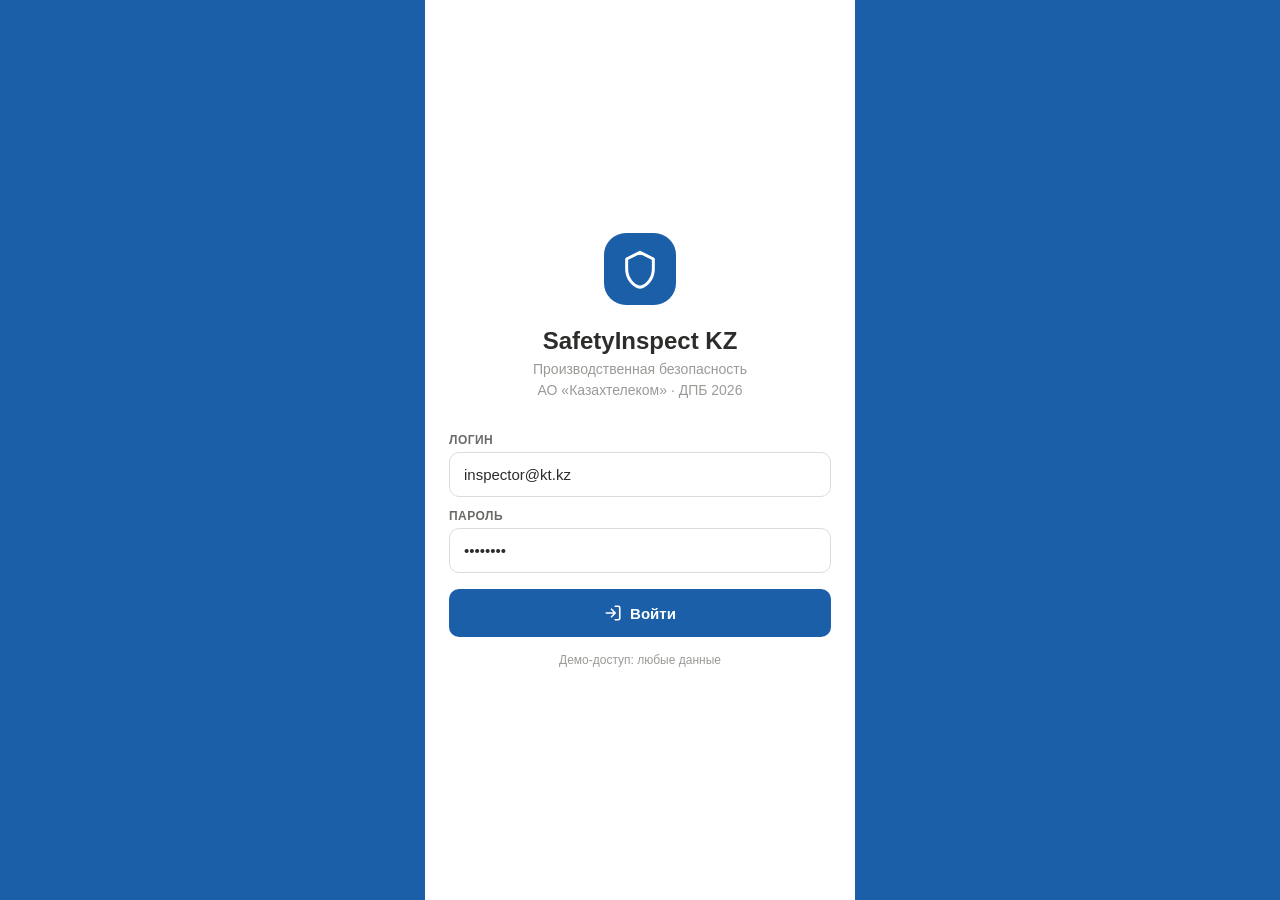
<file: index.html>
<!DOCTYPE html>
<html lang="ru">
<head>
<meta charset="UTF-8">
<meta name="viewport" content="width=device-width, initial-scale=1.0, maximum-scale=1.0, user-scalable=no">
<meta name="apple-mobile-web-app-capable" content="yes">
<meta name="apple-mobile-web-app-status-bar-style" content="default">
<meta name="theme-color" content="#1A5FA8">
<title>SafetyInspect KZ</title>
<style>
:root{
  --blue:#1A5FA8;--blue-dk:#0D3D6E;--blue-lt:#E8F1FB;
  --green:#2D7A3A;--green-lt:#E6F4E8;
  --red:#C0392B;--red-lt:#FDECEA;
  --amber:#B45309;--amber-lt:#FEF3C7;
  --purple:#534AB7;--purple-lt:#EEEDFE;
  --teal:#0F6E56;--teal-lt:#E1F5EE;
  --gray50:#F8F8F7;--gray100:#EFEFED;--gray200:#DDDCDA;
  --gray400:#9B9A97;--gray600:#6B6A67;--gray800:#2C2C2A;
  --white:#FFFFFF;
  --r-sm:6px;--r-md:10px;--r-lg:16px;--r-xl:22px;
}
*{box-sizing:border-box;margin:0;padding:0;-webkit-tap-highlight-color:transparent}
html,body{height:100%;font-family:-apple-system,BlinkMacSystemFont,'Segoe UI',Roboto,sans-serif;background:#1A5FA8;color:var(--gray800);font-size:15px}
#app{max-width:430px;min-height:100dvh;margin:0 auto;background:var(--gray50);display:flex;flex-direction:column;overflow:hidden;position:relative}
.screen{display:none;flex-direction:column;flex:1;overflow:hidden;min-height:0}
.screen.active{display:flex}
.scrollable{flex:1;overflow-y:auto;-webkit-overflow-scrolling:touch}

/* TOP BAR */
.topbar{background:var(--white);border-bottom:1px solid var(--gray100);height:52px;display:flex;align-items:center;padding:0 14px;gap:10px;flex-shrink:0;z-index:5}
.topbar-title{font-size:16px;font-weight:700;color:var(--gray800);flex:1;overflow:hidden;text-overflow:ellipsis;white-space:nowrap}
.btn-icon{background:none;border:none;cursor:pointer;color:var(--gray600);padding:6px;border-radius:var(--r-sm);line-height:1;display:flex;align-items:center;justify-content:center}
.btn-icon:active{background:var(--gray100)}
.btn-icon svg{width:22px;height:22px;stroke:currentColor;fill:none;stroke-width:2;stroke-linecap:round;stroke-linejoin:round}

/* BOTTOM NAV */
.bottomnav{background:var(--white);border-top:1px solid var(--gray100);display:flex;padding-bottom:env(safe-area-inset-bottom);flex-shrink:0}
.ntab{flex:1;display:flex;flex-direction:column;align-items:center;gap:3px;padding:8px 0 6px;background:none;border:none;cursor:pointer;font-size:10px;font-weight:600;letter-spacing:.01em;color:var(--gray400);font-family:inherit;transition:color .12s}
.ntab svg{width:22px;height:22px;stroke:currentColor;fill:none;stroke-width:1.8;stroke-linecap:round;stroke-linejoin:round}
.ntab.on{color:var(--blue)}

/* CARDS */
.card{background:var(--white);border-radius:var(--r-lg);border:1px solid var(--gray200);overflow:hidden}
.card-list{padding:0 12px;display:flex;flex-direction:column;gap:8px}
.sec-hdr{font-size:11px;font-weight:700;text-transform:uppercase;letter-spacing:.07em;color:var(--gray400);padding:14px 14px 7px}

/* FORM */
.fcard{background:var(--white);border-radius:var(--r-lg);border:1px solid var(--gray200);overflow:hidden;margin:0 12px 10px}
.field{padding:11px 14px;border-bottom:1px solid var(--gray100);display:flex;flex-direction:column;gap:5px}
.field:last-child{border-bottom:none}
.field.req .flbl::after{content:' *';color:var(--red)}
.flbl{font-size:11px;font-weight:700;color:var(--gray400);text-transform:uppercase;letter-spacing:.04em}
.finp{border:none;outline:none;font-size:15px;color:var(--gray800);background:transparent;width:100%;font-family:inherit;padding:0}
.finp::placeholder{color:var(--gray200)}
.fsel{border:none;outline:none;font-size:15px;color:var(--gray800);background:transparent;width:100%;font-family:inherit;padding:0;-webkit-appearance:none;cursor:pointer}
.fsel.ph{color:var(--gray200)}
.fsel:disabled{color:var(--gray200);cursor:not-allowed}

/* BUTTONS */
.btn-primary{width:100%;padding:15px;background:var(--blue);color:var(--white);border:none;border-radius:var(--r-md);font-size:15px;font-weight:700;cursor:pointer;font-family:inherit;display:flex;align-items:center;justify-content:center;gap:8px;transition:background .12s}
.btn-primary:active{background:var(--blue-dk)}
.btn-primary:disabled{background:var(--gray200);color:var(--gray400);cursor:not-allowed}
.btn-secondary{width:100%;padding:14px;background:var(--white);color:var(--blue);border:2px solid var(--blue);border-radius:var(--r-md);font-size:15px;font-weight:700;cursor:pointer;font-family:inherit;display:flex;align-items:center;justify-content:center;gap:8px}
.btn-ghost{width:100%;padding:12px;background:none;border:none;color:var(--gray600);font-size:14px;cursor:pointer;font-family:inherit}
.btn-primary svg,.btn-secondary svg{width:18px;height:18px;stroke:currentColor;fill:none;stroke-width:2.2;stroke-linecap:round;stroke-linejoin:round}
.btn-wrap{padding:10px 12px;display:flex;flex-direction:column;gap:8px}

/* BADGES */
.badge{font-size:11px;font-weight:700;padding:3px 9px;border-radius:20px;flex-shrink:0}
.b-open{background:var(--red-lt);color:var(--red)}
.b-work{background:var(--amber-lt);color:var(--amber)}
.b-done{background:var(--green-lt);color:var(--green)}
.b-over{background:#FEE2E2;color:#991B1B}

/* HERO STRIP */
.hero{background:var(--blue);padding:18px 14px 16px;color:var(--white)}
.hero-label{font-size:10px;text-transform:uppercase;letter-spacing:.08em;opacity:.7;margin-bottom:4px}
.hero-title{font-size:20px;font-weight:800;margin-bottom:14px}
.kpi3{display:grid;grid-template-columns:repeat(3,1fr);gap:7px}
.kpi-cell{background:rgba(255,255,255,.15);border-radius:var(--r-md);padding:10px 6px;text-align:center}
.kpi-n{font-size:22px;font-weight:800;line-height:1}
.kpi-l{font-size:10px;opacity:.75;margin-top:3px}

/* CHECKLIST */
.cl-progress{background:var(--white);border-bottom:1px solid var(--gray100);padding:10px 14px;flex-shrink:0}
.cl-prog-row{display:flex;justify-content:space-between;margin-bottom:6px}
.cl-prog-lbl{font-size:12px;color:var(--gray600)}
.cl-prog-pct{font-size:12px;font-weight:700;color:var(--blue)}
.prog-track{height:5px;background:var(--gray100);border-radius:3px}
.prog-fill{height:5px;background:var(--blue);border-radius:3px;transition:width .3s}

.items-list{padding:10px 12px;display:flex;flex-direction:column;gap:8px}
.icard{background:var(--white);border:1px solid var(--gray200);border-radius:var(--r-md);padding:13px}
.icard.yes{border-color:#86EFAC}
.icard.no{border-color:#FCA5A5}
.icard.na{border-color:var(--gray200)}
.inum{font-size:10px;font-weight:700;text-transform:uppercase;letter-spacing:.05em;color:var(--gray400);margin-bottom:5px}
.itext{font-size:14px;color:var(--gray800);line-height:1.5;margin-bottom:5px}
.inka{font-size:11px;color:var(--blue);margin-bottom:11px;line-height:1.4}
.ans-row{display:flex;gap:6px}
.ans-btn{flex:1;padding:9px 4px;border:1px solid var(--gray200);border-radius:var(--r-sm);background:var(--white);font-size:13px;font-weight:600;cursor:pointer;color:var(--gray600);font-family:inherit;transition:all .1s}
.ans-btn.yes.s{background:var(--green-lt);border-color:var(--green);color:var(--green)}
.ans-btn.no.s{background:var(--red-lt);border-color:var(--red);color:var(--red)}
.ans-btn.na.s{background:var(--gray100);border-color:var(--gray400);color:var(--gray600)}
.vbox{margin-top:9px;background:var(--gray50);border-radius:var(--r-sm);padding:10px;border:1px solid var(--gray200)}
.vlbl{font-size:11px;font-weight:700;color:var(--red);margin-bottom:6px}
.vtxt{width:100%;border:1px solid var(--gray200);border-radius:var(--r-sm);padding:8px 10px;font-size:13px;background:var(--white);color:var(--gray800);font-family:inherit;resize:none;outline:none}
.vtxt:focus{border-color:var(--blue)}
.photo-btn{display:flex;align-items:center;gap:7px;margin-top:7px;padding:8px 10px;border:1.5px dashed var(--gray200);border-radius:var(--r-sm);background:none;cursor:pointer;font-size:12px;color:var(--gray600);width:100%;font-family:inherit}
.photo-btn svg{width:16px;height:16px;stroke:currentColor;fill:none;stroke-width:1.8;flex-shrink:0}

/* ACT SCREEN */
.act-summary{display:grid;grid-template-columns:1fr 1fr;gap:7px;padding:12px}
.akpi{border-radius:var(--r-md);padding:10px 12px}
.akpi-n{font-size:22px;font-weight:800}
.akpi-l{font-size:10px;margin-top:2px}
.akpi.tot{background:var(--blue-lt)}.akpi.tot .akpi-n,.akpi.tot .akpi-l{color:var(--blue)}
.akpi.vio{background:var(--red-lt)}.akpi.vio .akpi-n,.akpi.vio .akpi-l{color:var(--red)}
.akpi.ok{background:var(--green-lt)}.akpi.ok .akpi-n,.akpi.ok .akpi-l{color:var(--green)}
.akpi.na{background:var(--gray100)}.akpi.na .akpi-n,.akpi.na .akpi-l{color:var(--gray600)}
.vio-item{background:var(--gray50);border-radius:var(--r-sm);padding:10px 12px;margin-bottom:8px;border:1px solid var(--gray200)}
.vio-n{font-size:10px;font-weight:700;color:var(--red);text-transform:uppercase;letter-spacing:.04em}
.vio-t{font-size:13px;color:var(--gray800);margin-top:3px;line-height:1.4}
.vio-npa{font-size:11px;color:var(--blue);margin-top:3px}
.vio-comm{font-size:11px;color:var(--gray600);margin-top:3px;font-style:italic}
.dl-row{display:flex;align-items:center;gap:8px;margin-top:7px}
.dl-lbl{font-size:11px;color:var(--gray600)}
.dl-inp{font-size:12px;border:1px solid var(--gray200);border-radius:var(--r-sm);padding:4px 8px;background:var(--white);color:var(--gray800);font-family:inherit}

/* SEND SCREEN */
.mgr-row{display:flex;align-items:center;gap:10px;padding:12px 14px;border-bottom:1px solid var(--gray100);cursor:pointer}
.mgr-row:last-child{border-bottom:none}
.mgr-row:active{background:var(--gray50)}
.mgr-ava{width:38px;height:38px;border-radius:50%;display:flex;align-items:center;justify-content:center;font-size:13px;font-weight:700;flex-shrink:0}
.mgr-name{font-size:14px;font-weight:600;color:var(--gray800)}
.mgr-role{font-size:11px;color:var(--gray400);margin-top:1px}
.mgr-check{margin-left:auto}
.mgr-check svg{width:22px;height:22px;stroke:currentColor;fill:none;stroke-width:2;stroke-linecap:round;stroke-linejoin:round;color:var(--gray200)}
.mgr-check svg.sel{color:var(--blue)}

/* TIMELINE */
.tl{padding:12px 14px;display:flex;flex-direction:column}
.tl-item{display:flex;gap:10px}
.tl-spine{display:flex;flex-direction:column;align-items:center;width:22px;flex-shrink:0}
.tl-dot{width:22px;height:22px;border-radius:50%;display:flex;align-items:center;justify-content:center;flex-shrink:0}
.tl-dot svg{width:12px;height:12px;stroke:currentColor;fill:none;stroke-width:2.5;stroke-linecap:round;stroke-linejoin:round}
.tl-dot.done{background:var(--green-lt);color:var(--green)}
.tl-dot.active{background:var(--blue);color:var(--white)}
.tl-dot.wait{background:var(--gray100);border:1.5px solid var(--gray200);color:var(--gray400)}
.tl-line{width:1.5px;flex:1;min-height:12px;background:var(--gray200);margin:3px 0}
.tl-body{flex:1;padding-bottom:14px}
.tl-title{font-size:13px;font-weight:700;color:var(--gray800)}
.tl-sub{font-size:11px;color:var(--gray400);margin-top:2px;line-height:1.4}
.tl-badge{display:inline-block;font-size:10px;font-weight:700;padding:2px 8px;border-radius:20px;margin-top:5px}

/* SENT SCREEN */
.sent-hero{background:var(--green-lt);border-bottom:1px solid #86EFAC;padding:24px 16px;text-align:center}
.sent-ico{width:60px;height:60px;background:var(--green);border-radius:50%;display:flex;align-items:center;justify-content:center;margin:0 auto 12px}
.sent-ico svg{width:30px;height:30px;stroke:#fff;fill:none;stroke-width:2.5;stroke-linecap:round;stroke-linejoin:round}
.sent-title{font-size:17px;font-weight:800;color:#1A4D22}
.sent-sub{font-size:13px;color:var(--green);margin-top:5px;line-height:1.5}

/* VIOLATIONS LIST */
.vrow{display:flex;align-items:flex-start;gap:9px;padding:10px 0;border-bottom:1px solid var(--gray100)}
.vrow:last-child{border-bottom:none}
.vdot{width:9px;height:9px;border-radius:50%;flex-shrink:0;margin-top:4px}
.vdot.open{background:var(--red)}.vdot.work{background:#D97706}.vdot.done{background:var(--green)}.vdot.over{background:#7F1D1D}
.vtext{font-size:13px;color:var(--gray800);line-height:1.4;flex:1}
.vmeta{font-size:11px;color:var(--gray400);margin-top:3px}

/* FROW (detail rows) */
.frow{display:flex;align-items:center;gap:10px;padding:11px 14px;border-bottom:1px solid var(--gray100)}
.frow:last-child{border-bottom:none}
.frow-ico{width:32px;height:32px;border-radius:var(--r-sm);display:flex;align-items:center;justify-content:center;flex-shrink:0}
.frow-ico svg{width:16px;height:16px;stroke:currentColor;fill:none;stroke-width:2;stroke-linecap:round;stroke-linejoin:round}
.frow-lbl{font-size:11px;color:var(--gray400);margin-bottom:1px}
.frow-val{font-size:13px;font-weight:600;color:var(--gray800)}

/* DASHBOARD */
.dash-hero{background:var(--blue);padding:18px 14px}
.dash-kpi{display:grid;grid-template-columns:1fr 1fr;gap:7px;margin-top:12px}
.dkpi{background:rgba(255,255,255,.15);border-radius:var(--r-md);padding:11px 10px}
.dkpi-n{font-size:24px;font-weight:800;color:var(--white)}
.dkpi-l{font-size:10px;color:rgba(255,255,255,.75);margin-top:2px}
.seg{display:flex;background:var(--gray100);border-radius:8px;padding:2px;margin:12px 12px 0}
.seg-btn{flex:1;padding:7px 4px;border:none;border-radius:6px;background:none;font-size:11px;font-weight:700;color:var(--gray400);cursor:pointer;font-family:inherit;transition:all .15s}
.seg-btn.on{background:var(--white);color:var(--blue)}
.bar-row{display:flex;align-items:center;gap:8px;padding:8px 14px;border-bottom:1px solid rgba(0,0,0,.04)}
.bar-row:last-child{border-bottom:none}
.bar-lbl{font-size:11px;color:var(--gray600);width:88px;flex-shrink:0;text-align:right;line-height:1.3}
.bar-track{flex:1;height:17px;background:var(--gray100);border-radius:4px;overflow:hidden}
.bar-fill{height:17px;border-radius:4px;transition:width .5s}
.bar-val{font-size:11px;color:var(--gray600);width:22px;flex-shrink:0;text-align:right}
.donut-wrap{padding:14px;display:flex;align-items:center;gap:14px}
.leg-row{display:flex;align-items:center;gap:7px;margin-bottom:7px}
.leg-dot{width:10px;height:10px;border-radius:50%;flex-shrink:0}
.leg-lbl{font-size:11px;color:var(--gray600);flex:1}
.leg-val{font-size:12px;font-weight:700;color:var(--gray800)}
.top-row{display:flex;align-items:flex-start;gap:8px;padding:10px 14px;border-bottom:1px solid var(--gray100)}
.top-row:last-child{border-bottom:none}
.top-num{width:22px;height:22px;border-radius:6px;background:var(--gray100);display:flex;align-items:center;justify-content:center;font-size:11px;font-weight:800;color:var(--gray600);flex-shrink:0;margin-top:1px}
.top-text{font-size:12px;color:var(--gray800);line-height:1.45;flex:1}
.top-npa{font-size:10px;color:var(--blue);margin-top:2px}
.top-cnt{font-size:13px;font-weight:800;color:var(--red);flex-shrink:0}
.reg-row{display:flex;align-items:center;gap:8px;padding:9px 14px;border-bottom:1px solid var(--gray100)}
.reg-row:last-child{border-bottom:none}
.reg-dot{width:8px;height:8px;border-radius:50%;flex-shrink:0}
.reg-name{font-size:12px;color:var(--gray800);flex:1}
.reg-bar{flex:0 0 70px;height:6px;background:var(--gray100);border-radius:3px;overflow:hidden}
.reg-fill{height:6px;border-radius:3px}
.reg-val{font-size:11px;color:var(--gray600);width:22px;text-align:right}
.idx-wrap{padding:14px 14px 10px;display:flex;flex-direction:column;align-items:center}
.idx-n{font-size:36px;font-weight:800;color:var(--blue);margin-top:6px}
.idx-bar{width:100%;height:8px;background:var(--gray100);border-radius:4px;overflow:hidden;margin-top:10px}
.idx-fill{height:8px;border-radius:4px;background:var(--blue);transition:width .6s}
.idx-foot{display:flex;justify-content:space-between;font-size:10px;color:var(--gray400);margin-top:5px}
.trend-row{display:flex;align-items:center;gap:8px;margin-bottom:8px}
.trend-m{font-size:11px;color:var(--gray600);width:32px;text-align:right;flex-shrink:0}
.trend-bar{height:20px;background:var(--red);border-radius:4px;min-width:4px;transition:width .5s}
.trend-n{font-size:11px;color:var(--gray600);margin-left:4px}

/* HISTORY */
.hist-card{background:var(--white);border:1px solid var(--gray200);border-radius:var(--r-lg);padding:13px;margin-bottom:8px;cursor:pointer}
.hist-row{display:flex;align-items:center;gap:10px;margin-bottom:8px}
.hist-icon{width:36px;height:36px;border-radius:var(--r-sm);display:flex;align-items:center;justify-content:center;font-size:18px;flex-shrink:0}
.hist-title{font-size:14px;font-weight:700;color:var(--gray800)}
.hist-sub{font-size:11px;color:var(--gray400);margin-top:2px}
.hist-prog{height:4px;background:var(--gray100);border-radius:2px;overflow:hidden}
.hist-fill{height:4px;border-radius:2px}

/* PROFILE */
.prof-ava{width:54px;height:54px;border-radius:50%;background:var(--blue-lt);display:flex;align-items:center;justify-content:center;font-size:17px;font-weight:800;color:var(--blue);flex-shrink:0}
.prof-row{display:flex;align-items:center;gap:11px;padding:12px 14px;border-bottom:1px solid var(--gray100)}
.prof-row:last-child{border-bottom:none}
.prof-ico{width:32px;height:32px;border-radius:var(--r-sm);background:var(--gray50);display:flex;align-items:center;justify-content:center;flex-shrink:0}
.prof-ico svg{width:16px;height:16px;stroke:var(--gray600);fill:none;stroke-width:2;stroke-linecap:round;stroke-linejoin:round}
.prof-lbl{flex:1;font-size:14px;color:var(--gray800)}
.prof-val{font-size:12px;color:var(--gray400)}
.prof-val.on{color:var(--green);font-weight:700}

/* LOGIN */
.login-bg{flex:1;display:flex;flex-direction:column;align-items:center;justify-content:center;padding:32px 24px;background:var(--white)}
.login-logo{width:72px;height:72px;background:var(--blue);border-radius:22px;display:flex;align-items:center;justify-content:center;margin-bottom:22px}
.login-logo svg{width:40px;height:40px;stroke:#fff;fill:none;stroke-width:1.8;stroke-linecap:round;stroke-linejoin:round}
.login-title{font-size:24px;font-weight:800;color:var(--gray800);margin-bottom:4px}
.login-sub{font-size:14px;color:var(--gray400);margin-bottom:32px;text-align:center;line-height:1.5}
.login-form{width:100%;display:flex;flex-direction:column;gap:12px}
.input-wrap{display:flex;flex-direction:column;gap:5px}
.input-lbl{font-size:12px;font-weight:700;color:var(--gray600);text-transform:uppercase;letter-spacing:.04em}
.text-inp{border:1px solid var(--gray200);border-radius:var(--r-md);padding:13px 14px;font-size:15px;color:var(--gray800);background:var(--white);font-family:inherit;outline:none;transition:border-color .15s}
.text-inp:focus{border-color:var(--blue)}
.login-hint{font-size:12px;color:var(--gray400);text-align:center;margin-top:4px}

/* UTILS */
.err-msg{font-size:11px;color:var(--red);padding:0 12px 10px;display:none}
.err-msg.show{display:block}
.notice{background:var(--blue-lt);border-radius:var(--r-md);padding:10px 12px;font-size:12px;color:var(--blue);margin:0 12px 10px;line-height:1.5}
.notif-card{background:var(--white);border:1px solid var(--gray200);border-radius:var(--r-md);padding:12px;margin:0 12px 8px;display:flex;gap:10px;align-items:flex-start}
.notif-ico{width:36px;height:36px;border-radius:var(--r-sm);display:flex;align-items:center;justify-content:center;flex-shrink:0}
.notif-ico svg{width:18px;height:18px;stroke:currentColor;fill:none;stroke-width:2}
.notif-title{font-size:13px;font-weight:700;color:var(--gray800)}
.notif-sub{font-size:11px;color:var(--gray400);margin-top:2px;line-height:1.4}
.notif-time{font-size:10px;color:var(--gray400);margin-top:4px}
.ok-check{margin-left:auto;color:var(--green)}
.ok-check svg{width:18px;height:18px;stroke:currentColor;fill:none;stroke-width:2.5}
</style>
</head>
<body>
<div id="app">

<!-- ═══════════════════════════════════════
     ЭКРАН 1 — ЛОГИН
═══════════════════════════════════════ -->
<div class="screen active" id="sc-login">
  <div class="login-bg">
    <div class="login-logo">
      <svg viewBox="0 0 24 24"><path d="M12 2L4 6v6c0 5.25 3.5 10.15 8 11 4.5-.85 8-5.75 8-11V6L12 2z"/></svg>
    </div>
    <div class="login-title">SafetyInspect KZ</div>
    <div class="login-sub">Производственная безопасность<br>АО «Казахтелеком» · ДПБ 2026</div>
    <div class="login-form">
      <div class="input-wrap">
        <div class="input-lbl">Логин</div>
        <input class="text-inp" id="l-user" type="text" placeholder="email@kt.kz" value="inspector@kt.kz">
      </div>
      <div class="input-wrap">
        <div class="input-lbl">Пароль</div>
        <input class="text-inp" id="l-pass" type="password" placeholder="••••••••" value="demo1234">
      </div>
      <button class="btn-primary" style="margin-top:4px" onclick="doLogin()">
        <svg viewBox="0 0 24 24"><path d="M15 3h4a2 2 0 012 2v14a2 2 0 01-2 2h-4M10 17l5-5-5-5M15 12H3"/></svg>
        Войти
      </button>
      <div class="login-hint">Демо-доступ: любые данные</div>
    </div>
  </div>
</div>

<!-- ═══════════════════════════════════════
     ЭКРАН 2 — ГЛАВНАЯ
═══════════════════════════════════════ -->
<div class="screen" id="sc-home">
  <div class="hero">
    <div class="hero-label">АО «Казахтелеком» · ДПБ-филиал · Астана</div>
    <div class="hero-title">Инспекции 2026</div>
    <div class="kpi3">
      <div class="kpi-cell"><div class="kpi-n" id="kh-insp">3</div><div class="kpi-l">Инспекций</div></div>
      <div class="kpi-cell"><div class="kpi-n" id="kh-viol">12</div><div class="kpi-l">Нарушений</div></div>
      <div class="kpi-cell"><div class="kpi-n" id="kh-open">5</div><div class="kpi-l">Открытых</div></div>
    </div>
  </div>
  <div class="scrollable">
    <div class="sec-hdr">Начать проверку</div>
    <div class="card-list" id="home-sections"></div>
    <div class="sec-hdr">Открытые нарушения</div>
    <div style="padding:0 12px 14px">
      <div class="vrow"><div class="vdot open"></div><div class="vtext">Огнетушители в зоне АГП не прошли перезарядку<div class="vmeta">Транспорт · Приказ МВД № 534, п. 38 · До 20.06.2026</div></div><span class="badge b-open">Открыто</span></div>
      <div class="vrow"><div class="vdot work"></div><div class="vtext">Диэлектрический коврик отсутствует перед стойкой №3<div class="vmeta">Техн. пом. · Распоряжение № 253, п. 55 · До 15.06.2026</div></div><span class="badge b-work">В работе</span></div>
      <div class="vrow"><div class="vdot done"></div><div class="vtext">Журнал инструктажей по ПБ не заполнен за апрель<div class="vmeta">Документация · Приказ МЧС № 276, п. 9 · Закрыто</div></div><span class="badge b-done">Закрыто</span></div>
    </div>
  </div>
  <div class="bottomnav" id="bnav-home">
    <button class="ntab on" onclick="mainTab('home')"><svg viewBox="0 0 24 24"><path d="M3 9l9-7 9 7v11a2 2 0 01-2 2H5a2 2 0 01-2-2z"/><polyline points="9 22 9 12 15 12 15 22"/></svg>Главная</button>
    <button class="ntab" onclick="mainTab('dash')"><svg viewBox="0 0 24 24"><rect x="18" y="3" width="4" height="18"/><rect x="10" y="8" width="4" height="13"/><rect x="2" y="13" width="4" height="8"/></svg>Дашборд</button>
    <button class="ntab" onclick="mainTab('history')"><svg viewBox="0 0 24 24"><circle cx="12" cy="12" r="10"/><polyline points="12 6 12 12 16 14"/></svg>История</button>
    <button class="ntab" onclick="mainTab('profile')"><svg viewBox="0 0 24 24"><path d="M20 21v-2a4 4 0 00-4-4H8a4 4 0 00-4 4v2"/><circle cx="12" cy="7" r="4"/></svg>Профиль</button>
  </div>
</div>

<!-- ═══════════════════════════════════════
     ЭКРАН 3 — НОВАЯ ИНСПЕКЦИЯ (ФОРМА)
═══════════════════════════════════════ -->
<div class="screen" id="sc-newform">
  <div class="topbar">
    <button class="btn-icon" onclick="goHome()" aria-label="Назад"><svg viewBox="0 0 24 24"><polyline points="15 18 9 12 15 6"/></svg></button>
    <div class="topbar-title">Новая инспекция</div>
    <span style="font-size:11px;color:var(--gray400)">ДПБ 2026</span>
  </div>
  <div class="scrollable">
    <div class="sec-hdr" style="padding-top:10px">Место проведения</div>
    <div class="fcard">
      <div class="field req"><div class="flbl">Регион</div>
        <select class="fsel ph" id="f-region" onchange="onRegion()">
          <option value="">Выберите регион...</option>
          <option value="Алматинский">Алматинский регион</option>
          <option value="Восточный">Восточный регион</option>
          <option value="Западный">Западный регион</option>
          <option value="Северный">Северный регион</option>
          <option value="Центральный">Центральный регион</option>
          <option value="Южный">Южный регион</option>
        </select>
      </div>
      <div class="field req"><div class="flbl">Область / город</div>
        <select class="fsel ph" id="f-oblast" onchange="onOblast()" disabled><option value="">Сначала выберите регион...</option></select>
      </div>
      <div class="field req"><div class="flbl">Населённый пункт</div><input class="finp" id="f-city" placeholder="Город, посёлок, село..." type="text"></div>
      <div class="field req"><div class="flbl">Адрес объекта</div><input class="finp" id="f-address" placeholder="Улица, дом, корпус..." type="text"></div>
    </div>

    <div class="sec-hdr">Организация</div>
    <div class="fcard">
      <div class="field req"><div class="flbl">Филиал АО «Казахтелеком»</div>
        <select class="fsel ph" id="f-filial" onchange="onFilial()" disabled><option value="">Сначала выберите область...</option></select>
      </div>
      <div class="field req"><div class="flbl">Структурное подразделение</div>
        <select class="fsel ph" id="f-dept" disabled><option value="">Сначала выберите филиал...</option></select>
      </div>
      <div class="field"><div class="flbl">Наименование объекта</div><input class="finp" id="f-object" placeholder="АТС, узел связи, гараж..." type="text"></div>
    </div>

    <div class="sec-hdr">Инспектор</div>
    <div class="fcard">
      <div class="field req"><div class="flbl">Ф.И.О. проверяющего</div><input class="finp" id="f-inspector" value="Сейткали Айдос Маратович" type="text"></div>
      <div class="field req"><div class="flbl">Должность</div><input class="finp" id="f-position" value="Инспектор по ОТ/ПБ" type="text"></div>
      <div class="field req"><div class="flbl">Дата проверки</div><input class="finp" id="f-date" type="date" value="2026-06-10"></div>
    </div>

    <div class="sec-hdr">Ответственные на объекте</div>
    <div class="fcard">
      <div class="field"><div class="flbl">Ответственный по объекту</div><input class="finp" id="f-resp" placeholder="Ф.И.О. ответственного" type="text"></div>
      <div class="field"><div class="flbl">Контактный телефон</div><input class="finp" id="f-phone" placeholder="+7 (___) ___-__-__" type="tel"></div>
    </div>

    <div class="err-msg" id="err-form">Заполните все обязательные поля (*)</div>
    <div class="btn-wrap"><button class="btn-primary" onclick="goChooseSection()">
      <svg viewBox="0 0 24 24"><polyline points="9 11 12 14 22 4"/><path d="M21 12v7a2 2 0 01-2 2H5a2 2 0 01-2-2V5a2 2 0 012-2h11"/></svg>
      Выбрать раздел
    </button></div>
  </div>
</div>

<!-- ═══════════════════════════════════════
     ЭКРАН 4 — ВЫБОР РАЗДЕЛА
═══════════════════════════════════════ -->
<div class="screen" id="sc-sections">
  <div class="topbar">
    <button class="btn-icon" onclick="showScreen('sc-newform')" aria-label="Назад"><svg viewBox="0 0 24 24"><polyline points="15 18 9 12 15 6"/></svg></button>
    <div class="topbar-title">Выбор раздела</div>
  </div>
  <div style="background:var(--blue-lt);padding:10px 14px;border-bottom:1px solid var(--gray100)">
    <div style="font-size:12px;color:var(--blue);font-weight:600" id="sec-obj-label">Объект: —</div>
  </div>
  <div class="scrollable">
    <div class="sec-hdr" style="padding-top:12px">Разделы чек-листа ДПБ 2026</div>
    <div class="card-list" id="section-cards" style="padding-bottom:14px"></div>
  </div>
</div>

<!-- ═══════════════════════════════════════
     ЭКРАН 5 — ЧЕК-ЛИСТ
═══════════════════════════════════════ -->
<div class="screen" id="sc-checklist">
  <div class="topbar">
    <button class="btn-icon" onclick="showScreen('sc-sections')" aria-label="Назад"><svg viewBox="0 0 24 24"><polyline points="15 18 9 12 15 6"/></svg></button>
    <div class="topbar-title" id="cl-title">Чек-лист</div>
    <span style="font-size:11px;background:var(--blue-lt);color:var(--blue);padding:3px 8px;border-radius:20px;font-weight:700;white-space:nowrap">
      <svg style="width:11px;height:11px;stroke:currentColor;fill:none;stroke-width:2;vertical-align:-1px;margin-right:2px" viewBox="0 0 24 24"><line x1="1" y1="1" x2="23" y2="23"/><path d="M16.72 11.06A10.94 10.94 0 0119 12.55M5 12.55a10.94 10.94 0 015.17-2.39M10.71 5.05A16 16 0 0122.56 9M1.42 9a15.91 15.91 0 014.7-2.88M12 20h.01"/></svg>
      Офлайн
    </span>
  </div>
  <div class="cl-progress">
    <div class="cl-prog-row">
      <span class="cl-prog-lbl" id="cl-prog-lbl">0 из 0</span>
      <span class="cl-prog-pct" id="cl-prog-pct">0%</span>
    </div>
    <div class="prog-track"><div class="prog-fill" id="cl-prog-fill" style="width:0%"></div></div>
  </div>
  <div class="scrollable">
    <div class="items-list" id="cl-items"></div>
  </div>
  <div style="padding:10px 12px 12px;flex-shrink:0">
    <button class="btn-primary" id="fin-btn" onclick="finishChecklist()" disabled>
      <svg viewBox="0 0 24 24"><polyline points="9 11 12 14 22 4"/><path d="M21 12v7a2 2 0 01-2 2H5a2 2 0 01-2-2V5a2 2 0 012-2h11"/></svg>
      Завершить и сформировать указание
    </button>
  </div>
</div>

<!-- ═══════════════════════════════════════
     ЭКРАН 6 — УКАЗАНИЕ СФОРМИРОВАНО
═══════════════════════════════════════ -->
<div class="screen" id="sc-act">
  <div class="topbar">
    <button class="btn-icon" onclick="goHome()" aria-label="Назад"><svg viewBox="0 0 24 24"><polyline points="15 18 9 12 15 6"/></svg></button>
    <div class="topbar-title">Указание сформировано</div>
  </div>
  <div class="scrollable">
    <div style="background:var(--green-lt);border-bottom:1px solid #86EFAC;padding:14px;display:flex;align-items:center;gap:12px">
      <div style="width:46px;height:46px;background:var(--green);border-radius:var(--r-md);display:flex;align-items:center;justify-content:center;flex-shrink:0">
        <svg style="width:24px;height:24px;stroke:#fff;fill:none;stroke-width:2.5;stroke-linecap:round;stroke-linejoin:round" viewBox="0 0 24 24"><polyline points="20 6 9 17 4 12"/></svg>
      </div>
      <div>
        <div style="font-size:15px;font-weight:800;color:#1A4D22" id="act-title-label">Указание по ПБ</div>
        <div style="font-size:12px;color:var(--green);margin-top:2px" id="act-date-label"></div>
        <div style="font-size:13px;font-weight:800;color:#1A5FA8;margin-top:4px;background:#E8F1FB;display:inline-block;padding:3px 10px;border-radius:20px" id="act-num-label"></div>
      </div>
    </div>
    <div class="act-summary">
      <div class="akpi tot"><div class="akpi-n" id="a-tot">0</div><div class="akpi-l">Пунктов</div></div>
      <div class="akpi vio"><div class="akpi-n" id="a-vio">0</div><div class="akpi-l">Нарушений</div></div>
      <div class="akpi ok"><div class="akpi-n" id="a-ok">0</div><div class="akpi-l">Соответствий</div></div>
      <div class="akpi na"><div class="akpi-n" id="a-na">0</div><div class="akpi-l">Не применимо</div></div>
    </div>
    <div class="sec-hdr">Нарушения с предписанием</div>
    <div style="padding:0 12px 4px" id="act-viols"></div>
    <div class="btn-wrap">
      <button class="btn-primary" onclick="showScreen('sc-send')">
        <svg viewBox="0 0 24 24"><line x1="22" y1="2" x2="11" y2="13"/><polygon points="22 2 15 22 11 13 2 9 22 2"/></svg>
        Направить на исполнение
      </button>
      <button class="btn-secondary" onclick="generatePdf()">
        <svg viewBox="0 0 24 24"><polyline points="6 9 6 2 18 2 18 9"/><path d="M6 18H4a2 2 0 01-2-2v-5a2 2 0 012-2h16a2 2 0 012 2v5a2 2 0 01-2 2h-2"/><rect x="6" y="14" width="12" height="8"/></svg>
        Скачать PDF-указание
      </button>
    </div>
  </div>
</div>

<!-- ═══════════════════════════════════════
     ЭКРАН 7 — НАПРАВИТЬ НА ИСПОЛНЕНИЕ
═══════════════════════════════════════ -->
<div class="screen" id="sc-send">
  <div class="topbar">
    <button class="btn-icon" onclick="showScreen('sc-act')" aria-label="Назад"><svg viewBox="0 0 24 24"><polyline points="15 18 9 12 15 6"/></svg></button>
    <div class="topbar-title">На исполнение</div>
  </div>
  <div class="scrollable">
    <div class="sec-hdr" style="padding-top:12px">Ответственный руководитель</div>
    <div class="fcard" id="mgr-list-send">
    </div>

    <div class="sec-hdr">Канал уведомления</div>
    <div class="fcard">
      <div class="field"><div class="flbl">Способ отправки</div>
        <select class="fsel" id="notif-ch">
          <option>Push-уведомление + Email</option>
          <option>Только Push-уведомление</option>
          <option>Только Email</option>
        </select>
      </div>
      <div class="field"><div class="flbl">Комментарий к предписанию</div>
        <input class="finp" id="send-comment" placeholder="Дополнительные указания..." type="text">
      </div>
    </div>

    <div class="sec-hdr">Маршрут согласования</div>
    <div class="fcard">
      <div class="tl">
        <div class="tl-item"><div class="tl-spine"><div class="tl-dot done"><svg viewBox="0 0 24 24"><polyline points="20 6 9 17 4 12"/></svg></div><div class="tl-line"></div></div><div class="tl-body"><div class="tl-title">Инспектор заполнил указание</div><div class="tl-sub">Сейткали А.М. · 10.06.2026</div><span class="tl-badge" style="background:var(--green-lt);color:var(--green)">Выполнено</span></div></div>
        <div class="tl-item"><div class="tl-spine"><div class="tl-dot active"><svg viewBox="0 0 24 24"><line x1="22" y1="2" x2="11" y2="13"/><polygon points="22 2 15 22 11 13 2 9 22 2"/></svg></div><div class="tl-line"></div></div><div class="tl-body"><div class="tl-title">Направление на исполнение</div><div class="tl-sub">Ожидает отправки руководителю</div><span class="tl-badge" style="background:var(--blue-lt);color:var(--blue)">Текущий шаг</span></div></div>
        <div class="tl-item"><div class="tl-spine"><div class="tl-dot wait"><svg viewBox="0 0 24 24"><circle cx="12" cy="12" r="10"/><polyline points="12 6 12 12 16 14"/></svg></div><div class="tl-line"></div></div><div class="tl-body"><div class="tl-title">Принятие руководителем</div><div class="tl-sub">Назначение исполнителей</div><span class="tl-badge" style="background:var(--gray100);color:var(--gray600)">Ожидание</span></div></div>
        <div class="tl-item"><div class="tl-spine"><div class="tl-dot wait"><svg viewBox="0 0 24 24"><path d="M14.7 6.3a1 1 0 000 1.4l1.6 1.6a1 1 0 001.4 0l3.77-3.77a6 6 0 01-7.94 7.94l-6.91 6.91a2.12 2.12 0 01-3-3l6.91-6.91a6 6 0 017.94-7.94l-3.76 3.76z"/></svg></div><div class="tl-line"></div></div><div class="tl-body"><div class="tl-title">Устранение нарушений</div><div class="tl-sub">Исполнители загружают фото-подтверждения</div><span class="tl-badge" style="background:var(--gray100);color:var(--gray600)">Ожидание</span></div></div>
        <div class="tl-item"><div class="tl-spine"><div class="tl-dot wait"><svg viewBox="0 0 24 24"><path d="M22 11.08V12a10 10 0 11-5.93-9.14"/><polyline points="22 4 12 14.01 9 11.01"/></svg></div></div><div class="tl-body" style="padding-bottom:4px"><div class="tl-title">Закрытие указания инспектором</div><div class="tl-sub">Подтверждение устранения нарушений</div><span class="tl-badge" style="background:var(--gray100);color:var(--gray600)">Ожидание</span></div></div>
      </div>
    </div>

    <div class="err-msg" id="err-mgr">Выберите ответственного руководителя</div>
    <div class="btn-wrap">
      <button class="btn-primary" onclick="confirmSend()">
        <svg viewBox="0 0 24 24"><line x1="22" y1="2" x2="11" y2="13"/><polygon points="22 2 15 22 11 13 2 9 22 2"/></svg>
        Отправить предписание
      </button>
      <button class="btn-ghost" onclick="showScreen('sc-act')">Отмена</button>
    </div>
  </div>
</div>

<!-- ═══════════════════════════════════════
     ЭКРАН 8 — УСПЕШНАЯ ОТПРАВКА
═══════════════════════════════════════ -->
<div class="screen" id="sc-sent">
  <div class="topbar"><div class="topbar-title">Предписание отправлено</div></div>
  <div class="scrollable">
    <div class="sent-hero">
      <div class="sent-ico"><svg viewBox="0 0 24 24"><path d="M22 11.08V12a10 10 0 11-5.93-9.14"/><polyline points="22 4 12 14.01 9 11.01"/></svg></div>
      <div class="sent-title">Указание направлено на исполнение</div>
      <div class="sent-sub" id="sent-sub">Руководитель получил уведомление</div>
    </div>
    <div class="sec-hdr">Уведомления отправлены</div>
    <div class="notif-card">
      <div class="notif-ico" style="background:var(--blue-lt);color:var(--blue)"><svg viewBox="0 0 24 24"><rect x="5" y="2" width="14" height="20" rx="2"/><line x1="12" y1="18" x2="12.01" y2="18"/></svg></div>
      <div style="flex:1"><div class="notif-title">Push-уведомление</div><div class="notif-sub" id="notif-p">Отправлено на телефон руководителя</div><div class="notif-time">Только что · Доставлено</div></div>
      <div class="ok-check"><svg viewBox="0 0 24 24"><polyline points="20 6 9 17 4 12"/></svg></div>
    </div>
    <div class="notif-card">
      <div class="notif-ico" style="background:var(--green-lt);color:var(--green)"><svg viewBox="0 0 24 24"><path d="M4 4h16c1.1 0 2 .9 2 2v12c0 1.1-.9 2-2 2H4c-1.1 0-2-.9-2-2V6c0-1.1.9-2 2-2z"/><polyline points="22,6 12,13 2,6"/></svg></div>
      <div style="flex:1"><div class="notif-title">Email с PDF-указанием</div><div class="notif-sub" id="notif-e">Указание и предписание во вложении</div><div class="notif-time">Только что · Отправлено</div></div>
      <div class="ok-check"><svg viewBox="0 0 24 24"><polyline points="20 6 9 17 4 12"/></svg></div>
    </div>
    <div class="sec-hdr">Мероприятия по устранению</div>
    <div style="padding:0 12px 4px" id="sent-viols"></div>
    <div class="sec-hdr">Ответственный руководитель</div>
    <div class="fcard">
      <div class="frow">
        <div class="frow-ico" style="background:var(--blue-lt);color:var(--blue)">
          <svg viewBox="0 0 24 24"><path d="M20 21v-2a4 4 0 00-4-4H8a4 4 0 00-4 4v2"/><circle cx="12" cy="7" r="4"/></svg>
        </div>
        <div style="flex:1"><div class="frow-lbl">Руководитель</div><div class="frow-val" id="sent-mgr-name">—</div></div>
      </div>
      <div class="frow">
        <div class="frow-ico" style="background:var(--amber-lt);color:var(--amber)">
          <svg viewBox="0 0 24 24"><circle cx="12" cy="12" r="10"/><polyline points="12 6 12 12 16 14"/></svg>
        </div>
        <div style="flex:1"><div class="frow-lbl">Статус</div><div class="frow-val">Уведомлён, ожидает принятия</div></div>
      </div>
      <div class="frow">
        <div class="frow-ico" style="background:var(--red-lt);color:var(--red)">
          <svg viewBox="0 0 24 24"><rect x="3" y="4" width="18" height="18" rx="2"/><line x1="16" y1="2" x2="16" y2="6"/><line x1="8" y1="2" x2="8" y2="6"/><line x1="3" y1="10" x2="21" y2="10"/></svg>
        </div>
        <div style="flex:1"><div class="frow-lbl">Ближайший срок устранения</div><div class="frow-val" style="color:var(--red)" id="sent-deadline">—</div></div>
      </div>
    </div>
    <div class="btn-wrap">
      <button class="btn-primary" onclick="goHome()">
        <svg viewBox="0 0 24 24"><path d="M3 9l9-7 9 7v11a2 2 0 01-2 2H5a2 2 0 01-2-2z"/><polyline points="9 22 9 12 15 12 15 22"/></svg>
        На главную
      </button>
      <button class="btn-secondary" onclick="mainTab('dash'); goHome();">
        <svg viewBox="0 0 24 24"><rect x="18" y="3" width="4" height="18"/><rect x="10" y="8" width="4" height="13"/><rect x="2" y="13" width="4" height="8"/></svg>
        Открыть дашборд
      </button>
    </div>
  </div>
</div>

<!-- ═══════════════════════════════════════
     ЭКРАН 9 — ДАШБОРД
═══════════════════════════════════════ -->
<div class="screen" id="sc-dash">
  <div class="topbar">
    <div class="topbar-title">Анализ нарушений</div>
    <select style="font-size:11px;border:1px solid var(--gray200);border-radius:var(--r-sm);padding:4px 8px;background:var(--white);color:var(--gray800);font-family:inherit" onchange="switchPeriod(this.value)">
      <option value="month">Июнь 2026</option>
      <option value="quarter">II кв. 2026</option>
      <option value="year">2026 год</option>
    </select>
  </div>
  <div class="scrollable">
    <div class="dash-hero">
      <div style="font-size:11px;color:rgba(255,255,255,.7);text-transform:uppercase;letter-spacing:.07em;margin-bottom:10px">АО «Казахтелеком» · ДПБ 2026</div>
      <div style="display:grid;grid-template-columns:repeat(3,1fr);gap:7px">
        <div class="dkpi"><div class="dkpi-n" id="d-insp">14</div><div class="dkpi-l">Инспекций</div></div>
        <div class="dkpi"><div class="dkpi-n" id="d-viol">47</div><div class="dkpi-l">Нарушений</div></div>
        <div class="dkpi"><div class="dkpi-n" id="d-idx">62%</div><div class="dkpi-l">Индекс ПБ</div></div>
      </div>
    </div>
    <div class="seg">
      <button class="seg-btn on" onclick="dashTab('overview',this)">Обзор</button>
      <button class="seg-btn" onclick="dashTab('sections',this)">Разделы</button>
      <button class="seg-btn" onclick="dashTab('regions',this)">Регионы</button>
      <button class="seg-btn" onclick="dashTab('top',this)">Топ</button>
    </div>

    <!-- Обзор -->
    <div id="dt-overview">
      <div style="display:grid;grid-template-columns:1fr 1fr;gap:7px;padding:12px 12px 4px">
        <div class="akpi vio" style="border-radius:var(--r-md)"><div class="akpi-n" id="d-open">18</div><div class="akpi-l">Открытых</div></div>
        <div class="akpi" style="background:var(--amber-lt);border-radius:var(--r-md)"><div class="akpi-n" style="color:var(--amber)" id="d-work">11</div><div class="akpi-l" style="color:var(--amber)">В работе</div></div>
        <div class="akpi ok" style="border-radius:var(--r-md)"><div class="akpi-n" id="d-done">18</div><div class="akpi-l">Закрыто</div></div>
        <div class="akpi" style="background:#FEE2E2;border-radius:var(--r-md)"><div class="akpi-n" style="color:#991B1B" id="d-over">4</div><div class="akpi-l" style="color:#991B1B">Просрочено</div></div>
      </div>
      <div class="sec-hdr">Динамика нарушений</div>
      <div class="fcard"><div style="padding:12px 14px 6px" id="trend-wrap"></div></div>
      <div class="sec-hdr">Индекс безопасности</div>
      <div class="fcard">
        <div class="idx-wrap">
          <div style="font-size:11px;color:var(--gray400)">Закрыто / всего нарушений</div>
          <div class="idx-n" id="idx-n">62%</div>
          <div style="font-size:12px;color:var(--gray600)">Индекс производственной безопасности</div>
          <div class="idx-bar"><div class="idx-fill" id="idx-fill" style="width:62%"></div></div>
          <div class="idx-foot"><span>0%</span><span id="idx-prev">Пред. период: 55%</span><span>100%</span></div>
        </div>
        <div style="display:grid;grid-template-columns:1fr 1fr 1fr;border-top:1px solid var(--gray100)">
          <div style="padding:9px;text-align:center;border-right:1px solid var(--gray100)"><div style="font-size:15px;font-weight:800;color:var(--green)" id="idx-cur">62%</div><div style="font-size:10px;color:var(--gray400);margin-top:1px">Текущий</div></div>
          <div style="padding:9px;text-align:center;border-right:1px solid var(--gray100)"><div style="font-size:15px;font-weight:800;color:var(--amber)" id="idx-prev2">55%</div><div style="font-size:10px;color:var(--gray400);margin-top:1px">Пред. период</div></div>
          <div style="padding:9px;text-align:center"><div style="font-size:15px;font-weight:800;color:var(--blue)" id="idx-delta">+7%</div><div style="font-size:10px;color:var(--gray400);margin-top:1px">Прирост</div></div>
        </div>
      </div>
      <div class="sec-hdr">Статус мероприятий</div>
      <div class="fcard">
        <div class="donut-wrap">
          <svg width="88" height="88" viewBox="0 0 88 88">
            <circle cx="44" cy="44" r="32" fill="none" stroke="#f2f2f7" stroke-width="12"/>
            <circle cx="44" cy="44" r="32" fill="none" stroke="#E24B4A" stroke-width="12" stroke-dasharray="48 153" stroke-dashoffset="0" transform="rotate(-90 44 44)"/>
            <circle cx="44" cy="44" r="32" fill="none" stroke="#D97706" stroke-width="12" stroke-dasharray="29 172" stroke-dashoffset="-48" transform="rotate(-90 44 44)"/>
            <circle cx="44" cy="44" r="32" fill="none" stroke="#2D7A3A" stroke-width="12" stroke-dasharray="48 153" stroke-dashoffset="-77" transform="rotate(-90 44 44)"/>
            <circle cx="44" cy="44" r="32" fill="none" stroke="#9B9A97" stroke-width="12" stroke-dasharray="11 190" stroke-dashoffset="-125" transform="rotate(-90 44 44)"/>
            <text x="44" y="40" text-anchor="middle" font-size="14" font-weight="800" fill="#2C2C2A">47</text>
            <text x="44" y="52" text-anchor="middle" font-size="9" fill="#9B9A97">нарушений</text>
          </svg>
          <div style="flex:1">
            <div class="leg-row"><div class="leg-dot" style="background:#E24B4A"></div><div class="leg-lbl">Открыто</div><div class="leg-val">18</div></div>
            <div class="leg-row"><div class="leg-dot" style="background:#D97706"></div><div class="leg-lbl">В работе</div><div class="leg-val">11</div></div>
            <div class="leg-row"><div class="leg-dot" style="background:#2D7A3A"></div><div class="leg-lbl">Закрыто</div><div class="leg-val">18</div></div>
            <div class="leg-row" style="margin-bottom:0"><div class="leg-dot" style="background:#9B9A97"></div><div class="leg-lbl">Просрочено</div><div class="leg-val">4</div></div>
          </div>
        </div>
      </div>
    </div>

    <!-- Разделы -->
    <div id="dt-sections" style="display:none">
      <div class="sec-hdr">Нарушений по разделу чек-листа</div>
      <div class="fcard">
        <div class="bar-row"><div class="bar-lbl">Транспорт</div><div class="bar-track"><div class="bar-fill" style="width:85%;background:#E24B4A"></div></div><div class="bar-val">14</div></div>
        <div class="bar-row"><div class="bar-lbl">Техн. пом.</div><div class="bar-track"><div class="bar-fill" style="width:60%;background:#D97706"></div></div><div class="bar-val">10</div></div>
        <div class="bar-row"><div class="bar-lbl">Документы</div><div class="bar-track"><div class="bar-fill" style="width:42%;background:#D97706"></div></div><div class="bar-val">7</div></div>
        <div class="bar-row"><div class="bar-lbl">Территории</div><div class="bar-track"><div class="bar-fill" style="width:30%;background:#2D7A3A"></div></div><div class="bar-val">5</div></div>
        <div class="bar-row"><div class="bar-lbl">Здания</div><div class="bar-track"><div class="bar-fill" style="width:24%;background:#2D7A3A"></div></div><div class="bar-val">4</div></div>
        <div class="bar-row"><div class="bar-lbl">Бригады</div><div class="bar-track"><div class="bar-fill" style="width:18%;background:#2D7A3A"></div></div><div class="bar-val">3</div></div>
        <div class="bar-row"><div class="bar-lbl">Котельные</div><div class="bar-track"><div class="bar-fill" style="width:12%;background:#9B9A97"></div></div><div class="bar-val">2</div></div>
        <div class="bar-row"><div class="bar-lbl">Санит. пом.</div><div class="bar-track"><div class="bar-fill" style="width:12%;background:#9B9A97"></div></div><div class="bar-val">2</div></div>
      </div>
      <div class="sec-hdr">% нарушений от пунктов раздела</div>
      <div class="fcard">
        <div class="bar-row"><div class="bar-lbl">Территории</div><div class="bar-track"><div class="bar-fill" style="width:42%;background:var(--red)"></div></div><div class="bar-val" style="color:var(--red)">42%</div></div>
        <div class="bar-row"><div class="bar-lbl">Техн. пом.</div><div class="bar-track"><div class="bar-fill" style="width:21%;background:var(--amber)"></div></div><div class="bar-val" style="color:var(--amber)">21%</div></div>
        <div class="bar-row"><div class="bar-lbl">Документы</div><div class="bar-track"><div class="bar-fill" style="width:19%;background:var(--amber)"></div></div><div class="bar-val" style="color:var(--amber)">19%</div></div>
        <div class="bar-row"><div class="bar-lbl">Транспорт</div><div class="bar-track"><div class="bar-fill" style="width:17%;background:var(--blue)"></div></div><div class="bar-val" style="color:var(--blue)">17%</div></div>
        <div class="bar-row"><div class="bar-lbl">Здания</div><div class="bar-track"><div class="bar-fill" style="width:27%;background:var(--blue)"></div></div><div class="bar-val" style="color:var(--blue)">27%</div></div>
      </div>
    </div>

    <!-- Регионы -->
    <div id="dt-regions" style="display:none">
      <div class="sec-hdr">Нарушений по регионам</div>
      <div class="fcard">
        <div class="reg-row"><div class="reg-dot" style="background:#E24B4A"></div><div class="reg-name">Восточный</div><div class="reg-bar"><div class="reg-fill" style="width:100%;background:#E24B4A"></div></div><div class="reg-val">14</div></div>
        <div class="reg-row"><div class="reg-dot" style="background:#D97706"></div><div class="reg-name">Южный</div><div class="reg-bar"><div class="reg-fill" style="width:71%;background:#D97706"></div></div><div class="reg-val">10</div></div>
        <div class="reg-row"><div class="reg-dot" style="background:#D97706"></div><div class="reg-name">Центральный</div><div class="reg-bar"><div class="reg-fill" style="width:64%;background:#D97706"></div></div><div class="reg-val">9</div></div>
        <div class="reg-row"><div class="reg-dot" style="background:#2D7A3A"></div><div class="reg-name">Западный</div><div class="reg-bar"><div class="reg-fill" style="width:50%;background:#2D7A3A"></div></div><div class="reg-val">7</div></div>
        <div class="reg-row"><div class="reg-dot" style="background:#2D7A3A"></div><div class="reg-name">Алматинский</div><div class="reg-bar"><div class="reg-fill" style="width:36%;background:#2D7A3A"></div></div><div class="reg-val">5</div></div>
        <div class="reg-row"><div class="reg-dot" style="background:#9B9A97"></div><div class="reg-name">Северный</div><div class="reg-bar"><div class="reg-fill" style="width:14%;background:#9B9A97"></div></div><div class="reg-val">2</div></div>
      </div>
      <div class="sec-hdr">Индекс ПБ по регионам</div>
      <div class="fcard">
        <div class="bar-row"><div class="bar-lbl">Северный</div><div class="bar-track"><div class="bar-fill" style="width:80%;background:#2D7A3A"></div></div><div class="bar-val" style="color:var(--green)">80%</div></div>
        <div class="bar-row"><div class="bar-lbl">Алматинский</div><div class="bar-track"><div class="bar-fill" style="width:74%;background:#2D7A3A"></div></div><div class="bar-val" style="color:var(--green)">74%</div></div>
        <div class="bar-row"><div class="bar-lbl">Западный</div><div class="bar-track"><div class="bar-fill" style="width:65%;background:var(--blue)"></div></div><div class="bar-val" style="color:var(--blue)">65%</div></div>
        <div class="bar-row"><div class="bar-lbl">Центральный</div><div class="bar-track"><div class="bar-fill" style="width:58%;background:#D97706"></div></div><div class="bar-val" style="color:var(--amber)">58%</div></div>
        <div class="bar-row"><div class="bar-lbl">Южный</div><div class="bar-track"><div class="bar-fill" style="width:51%;background:#D97706"></div></div><div class="bar-val" style="color:var(--amber)">51%</div></div>
        <div class="bar-row"><div class="bar-lbl">Восточный</div><div class="bar-track"><div class="bar-fill" style="width:38%;background:var(--red)"></div></div><div class="bar-val" style="color:var(--red)">38%</div></div>
      </div>
    </div>

    <!-- Топ нарушений -->
    <div id="dt-top" style="display:none">
      <div class="sec-hdr">Топ-10 повторяющихся нарушений</div>
      <div class="fcard">
        <div class="top-row"><div class="top-num" style="background:var(--red-lt);color:var(--red)">1</div><div class="top-text">Огнетушители не прошли перезарядку / просрочены<div class="top-npa">Приказ МЧС РК от 21.02.2022 № 55, п. 9</div></div><div class="top-cnt">9×</div></div>
        <div class="top-row"><div class="top-num" style="background:var(--red-lt);color:var(--red)">2</div><div class="top-text">Журнал инструктажей по ПБ не заполнен / просрочен<div class="top-npa">Приказ МЧС РК от 09.06.2014 № 276, п. 9</div></div><div class="top-cnt">8×</div></div>
        <div class="top-row"><div class="top-num" style="background:var(--amber-lt);color:var(--amber)">3</div><div class="top-text">Диэлектрические ковры отсутствуют или не испытаны<div class="top-npa">Распоряжение № 253 от 31.10.2025, п. 55</div></div><div class="top-cnt">7×</div></div>
        <div class="top-row"><div class="top-num" style="background:var(--amber-lt);color:var(--amber)">4</div><div class="top-text">Водители не прошли предсменный медосмотр<div class="top-npa">Приказ МЗ РК от 15.10.2020 № КР ДСМ-131/2020, п. 39</div></div><div class="top-cnt">6×</div></div>
        <div class="top-row"><div class="top-num" style="background:var(--amber-lt);color:var(--amber)">5</div><div class="top-text">Нет путевого листа или записи о техосмотре ТС<div class="top-npa">Приказ МВД РК от 30.06.2023 № 534, п. 9</div></div><div class="top-cnt">6×</div></div>
        <div class="top-row"><div class="top-num">6</div><div class="top-text">Пути эвакуации загромождены или не обозначены<div class="top-npa">ТК РК от 23.11.2015 № 414-V, ст. 184 п. 3</div></div><div class="top-cnt">5×</div></div>
        <div class="top-row"><div class="top-num">7</div><div class="top-text">Аптечка в транспортном средстве отсутствует<div class="top-npa">Приказ МВД РК от 30.06.2023 № 534, Прил., п. 38</div></div><div class="top-cnt">5×</div></div>
        <div class="top-row"><div class="top-num">8</div><div class="top-text">Работники не ознакомлены с Жизненно-важными правилами<div class="top-npa">Приказ АО № 201 от 13.07.2023, п. 2</div></div><div class="top-cnt">4×</div></div>
        <div class="top-row"><div class="top-num">9</div><div class="top-text">Горючие материалы складированы на территории<div class="top-npa">Приказ МЧС РК от 21.02.2022 № 55, п. 163</div></div><div class="top-cnt">4×</div></div>
        <div class="top-row"><div class="top-num">10</div><div class="top-text">СИЗ не соответствуют нормам или просрочены<div class="top-npa">ТК РК от 23.11.2015 № 414-V, ст. 182, п.п. 4</div></div><div class="top-cnt">3×</div></div>
      </div>
      <div class="sec-hdr">Наиболее нарушаемые НПА</div>
      <div class="fcard">
        <div class="bar-row"><div class="bar-lbl" style="width:110px">Приказ МЧС № 55</div><div class="bar-track"><div class="bar-fill" style="width:76%;background:var(--red)"></div></div><div class="bar-val">16</div></div>
        <div class="bar-row"><div class="bar-lbl" style="width:110px">Расп. АО № 253</div><div class="bar-track"><div class="bar-fill" style="width:52%;background:#D97706"></div></div><div class="bar-val">11</div></div>
        <div class="bar-row"><div class="bar-lbl" style="width:110px">ТК РК № 414-V</div><div class="bar-track"><div class="bar-fill" style="width:43%;background:#D97706"></div></div><div class="bar-val">9</div></div>
        <div class="bar-row"><div class="bar-lbl" style="width:110px">Приказ МВД № 534</div><div class="bar-track"><div class="bar-fill" style="width:33%;background:var(--blue)"></div></div><div class="bar-val">7</div></div>
        <div class="bar-row"><div class="bar-lbl" style="width:110px">Расп. АО № 288</div><div class="bar-track"><div class="bar-fill" style="width:19%;background:#9B9A97"></div></div><div class="bar-val">4</div></div>
      </div>
      <div style="height:10px"></div>
    </div>
  </div>
  <div class="bottomnav">
    <button class="ntab" onclick="mainTab('home')"><svg viewBox="0 0 24 24"><path d="M3 9l9-7 9 7v11a2 2 0 01-2 2H5a2 2 0 01-2-2z"/><polyline points="9 22 9 12 15 12 15 22"/></svg>Главная</button>
    <button class="ntab on" onclick="mainTab('dash')"><svg viewBox="0 0 24 24"><rect x="18" y="3" width="4" height="18"/><rect x="10" y="8" width="4" height="13"/><rect x="2" y="13" width="4" height="8"/></svg>Дашборд</button>
    <button class="ntab" onclick="mainTab('history')"><svg viewBox="0 0 24 24"><circle cx="12" cy="12" r="10"/><polyline points="12 6 12 12 16 14"/></svg>История</button>
    <button class="ntab" onclick="mainTab('profile')"><svg viewBox="0 0 24 24"><path d="M20 21v-2a4 4 0 00-4-4H8a4 4 0 00-4 4v2"/><circle cx="12" cy="7" r="4"/></svg>Профиль</button>
  </div>
</div>

<!-- ═══════════════════════════════════════
     ЭКРАН 10 — ИСТОРИЯ
═══════════════════════════════════════ -->
<div class="screen" id="sc-history">
  <div class="topbar"><div class="topbar-title">История инспекций</div></div>
  <div class="scrollable" style="padding:12px">
    <div class="hist-card">
      <div class="hist-row"><div class="hist-icon" style="background:var(--blue-lt)">🚛</div><div style="flex:1"><div class="hist-title">Транспортные подразделения</div><div class="hist-sub">05.06.2026 · Астанинский филиал · 83 пункта · 5 нарушений</div></div><span class="badge b-done">Закрыт</span></div>
      <div class="hist-prog"><div class="hist-fill" style="width:94%;background:var(--green)"></div></div>
    </div>
    <div class="hist-card">
      <div class="hist-row"><div class="hist-icon" style="background:var(--purple-lt)">🖥</div><div style="flex:1"><div class="hist-title">Технологические помещения</div><div class="hist-sub">01.06.2026 · Алматинский филиал · 47 пунктов · 3 нарушения</div></div><span class="badge b-work">В работе</span></div>
      <div class="hist-prog"><div class="hist-fill" style="width:100%;background:var(--amber)"></div></div>
    </div>
    <div class="hist-card">
      <div class="hist-row"><div class="hist-icon" style="background:var(--blue-lt)">🏭</div><div style="flex:1"><div class="hist-title">Производственные территории</div><div class="hist-sub">25.05.2026 · Восточный филиал · 12 пунктов · 1 нарушение</div></div><span class="badge b-done">Закрыт</span></div>
      <div class="hist-prog"><div class="hist-fill" style="width:100%;background:var(--green)"></div></div>
    </div>
    <div class="hist-card">
      <div class="hist-row"><div class="hist-icon" style="background:var(--teal-lt)">🏢</div><div style="flex:1"><div class="hist-title">Здания и помещения</div><div class="hist-sub">18.05.2026 · Южный филиал · 15 пунктов · 4 нарушения</div></div><span class="badge b-open">Открыт</span></div>
      <div class="hist-prog"><div class="hist-fill" style="width:100%;background:var(--red)"></div></div>
    </div>
  </div>
  <div class="bottomnav">
    <button class="ntab" onclick="mainTab('home')"><svg viewBox="0 0 24 24"><path d="M3 9l9-7 9 7v11a2 2 0 01-2 2H5a2 2 0 01-2-2z"/><polyline points="9 22 9 12 15 12 15 22"/></svg>Главная</button>
    <button class="ntab" onclick="mainTab('dash')"><svg viewBox="0 0 24 24"><rect x="18" y="3" width="4" height="18"/><rect x="10" y="8" width="4" height="13"/><rect x="2" y="13" width="4" height="8"/></svg>Дашборд</button>
    <button class="ntab on" onclick="mainTab('history')"><svg viewBox="0 0 24 24"><circle cx="12" cy="12" r="10"/><polyline points="12 6 12 12 16 14"/></svg>История</button>
    <button class="ntab" onclick="mainTab('profile')"><svg viewBox="0 0 24 24"><path d="M20 21v-2a4 4 0 00-4-4H8a4 4 0 00-4 4v2"/><circle cx="12" cy="7" r="4"/></svg>Профиль</button>
  </div>
</div>

<!-- ═══════════════════════════════════════
     ЭКРАН 11 — ПРОФИЛЬ
═══════════════════════════════════════ -->
<div class="screen" id="sc-profile">
  <div class="topbar">
    <div class="topbar-title">Профиль</div>
    <button class="btn-icon" onclick="openEditProfile()" aria-label="Редактировать">
      <svg viewBox="0 0 24 24"><path d="M11 4H4a2 2 0 00-2 2v14a2 2 0 002 2h14a2 2 0 002-2v-7"/><path d="M18.5 2.5a2.121 2.121 0 013 3L12 15l-4 1 1-4 9.5-9.5z"/></svg>
    </button>
  </div>
  <div class="scrollable">
    <!-- Карточка инспектора -->
    <div style="display:flex;align-items:center;gap:14px;padding:20px 14px;background:var(--white);border-bottom:1px solid var(--gray100)">
      <div class="prof-ava" id="prof-ava-initials">АС</div>
      <div>
        <div style="font-size:17px;font-weight:800;color:var(--gray800)" id="prof-display-name">Айдос Сейткали</div>
        <div style="font-size:13px;color:var(--gray400)" id="prof-display-role">Инспектор по ОТ/ПБ</div>
        <div style="font-size:12px;color:var(--gray400);margin-top:1px" id="prof-display-org">ДПБ-филиал АО «Казахтелеком» · Астана</div>
      </div>
    </div>

    <!-- Секция: руководители -->
    <div class="sec-hdr">Ответственные руководители</div>
    <div id="mgr-list-profile" style="padding:0 12px 4px"></div>
    <div style="padding:0 12px 12px">
      <button class="btn-secondary" onclick="showScreen('sc-add-mgr')">
        <svg viewBox="0 0 24 24"><line x1="12" y1="5" x2="12" y2="19"/><line x1="5" y1="12" x2="19" y2="12"/></svg>
        Добавить руководителя
      </button>
    </div>

    <!-- Секция: инспекторы по БиОТ -->
    <div class="sec-hdr">Инспекторы по БиОТ</div>
    <div id="insp-list-profile" style="padding:0 12px 4px"></div>
    <div style="padding:0 12px 12px">
      <button class="btn-secondary" onclick="showScreen('sc-add-insp')">
        <svg viewBox="0 0 24 24"><line x1="12" y1="5" x2="12" y2="19"/><line x1="5" y1="12" x2="19" y2="12"/></svg>
        Добавить инспектора
      </button>
    </div>

    <!-- Настройки -->
    <div class="sec-hdr">Настройки</div>
    <div style="background:var(--white);margin:0 12px 10px;border-radius:var(--r-lg);border:1px solid var(--gray200);overflow:hidden">
      <div class="prof-row"><div class="prof-ico"><svg viewBox="0 0 24 24"><line x1="1" y1="1" x2="23" y2="23"/><path d="M16.72 11.06A10.94 10.94 0 0119 12.55M5 12.55a10.94 10.94 0 015.17-2.39M10.71 5.05A16 16 0 0122.56 9M1.42 9a15.91 15.91 0 014.7-2.88M12 20h.01"/></svg></div><span class="prof-lbl">Офлайн-режим</span><span class="prof-val on">Включён</span></div>
      <div class="prof-row"><div class="prof-ico"><svg viewBox="0 0 24 24"><path d="M18 8A6 6 0 006 8c0 7-3 9-3 9h18s-3-2-3-9M13.73 21a2 2 0 01-3.46 0"/></svg></div><span class="prof-lbl">Push-уведомления</span><span class="prof-val on">Включены</span></div>
      <div class="prof-row"><div class="prof-ico"><svg viewBox="0 0 24 24"><polyline points="23 4 23 10 17 10"/><polyline points="1 20 1 14 7 14"/><path d="M3.51 9a9 9 0 0114.85-3.36L23 10M1 14l4.64 4.36A9 9 0 0020.49 15"/></svg></div><span class="prof-lbl">Синхронизация</span><span class="prof-val">2 мин. назад</span></div>
      <div class="prof-row"><div class="prof-ico"><svg viewBox="0 0 24 24"><rect x="2" y="3" width="20" height="14" rx="2"/><line x1="8" y1="21" x2="16" y2="21"/><line x1="12" y1="17" x2="12" y2="21"/></svg></div><span class="prof-lbl">Версия</span><span class="prof-val">1.0.0</span></div>
    </div>
    <div style="padding:0 12px 20px">
      <button class="btn-secondary" style="color:var(--red);border-color:var(--red)" onclick="doLogout()">
        <svg viewBox="0 0 24 24"><path d="M9 21H5a2 2 0 01-2-2V5a2 2 0 012-2h4M16 17l5-5-5-5M21 12H9"/></svg>
        Выйти из аккаунта
      </button>
    </div>
  </div>
  <div class="bottomnav">
    <button class="ntab" onclick="mainTab('home')"><svg viewBox="0 0 24 24"><path d="M3 9l9-7 9 7v11a2 2 0 01-2 2H5a2 2 0 01-2-2z"/><polyline points="9 22 9 12 15 12 15 22"/></svg>Главная</button>
    <button class="ntab" onclick="mainTab('dash')"><svg viewBox="0 0 24 24"><rect x="18" y="3" width="4" height="18"/><rect x="10" y="8" width="4" height="13"/><rect x="2" y="13" width="4" height="8"/></svg>Дашборд</button>
    <button class="ntab" onclick="mainTab('history')"><svg viewBox="0 0 24 24"><circle cx="12" cy="12" r="10"/><polyline points="12 6 12 12 16 14"/></svg>История</button>
    <button class="ntab on" onclick="mainTab('profile')"><svg viewBox="0 0 24 24"><path d="M20 21v-2a4 4 0 00-4-4H8a4 4 0 00-4 4v2"/><circle cx="12" cy="7" r="4"/></svg>Профиль</button>
  </div>
</div>

<!-- ═══════════════════════════════════════
     ЭКРАН 12 — РЕДАКТИРОВАТЬ ПРОФИЛЬ
═══════════════════════════════════════ -->
<div class="screen" id="sc-edit-profile">
  <div class="topbar">
    <button class="btn-icon" onclick="showScreen('sc-profile')" aria-label="Назад"><svg viewBox="0 0 24 24"><polyline points="15 18 9 12 15 6"/></svg></button>
    <div class="topbar-title">Мой профиль</div>
  </div>
  <div class="scrollable">
    <div class="sec-hdr" style="padding-top:12px">Личные данные</div>
    <div class="fcard">
      <div class="field req"><div class="flbl">Ф.И.О.</div><input class="finp" id="ep-name" placeholder="Фамилия Имя Отчество" type="text"></div>
      <div class="field req"><div class="flbl">Должность</div><input class="finp" id="ep-role" placeholder="Инспектор по ОТ/ПБ" type="text"></div>
      <div class="field"><div class="flbl">Организация / филиал</div><input class="finp" id="ep-org" placeholder="АО «Казахтелеком» · ДПБ-филиал" type="text"></div>
      <div class="field"><div class="flbl">Телефон</div><input class="finp" id="ep-phone" placeholder="+7 (___) ___-__-__" type="tel"></div>
      <div class="field"><div class="flbl">Email</div><input class="finp" id="ep-email" placeholder="email@kt.kz" type="email"></div>
    </div>
    <div class="btn-wrap">
      <button class="btn-primary" onclick="saveProfile()">
        <svg viewBox="0 0 24 24"><polyline points="20 6 9 17 4 12"/></svg>
        Сохранить
      </button>
      <button class="btn-ghost" onclick="showScreen('sc-profile')">Отмена</button>
    </div>
  </div>
</div>

<!-- ═══════════════════════════════════════
     ЭКРАН 13 — ДОБАВИТЬ РУКОВОДИТЕЛЯ
═══════════════════════════════════════ -->
<div class="screen" id="sc-add-mgr">
  <div class="topbar">
    <button class="btn-icon" onclick="showScreen('sc-profile')" aria-label="Назад"><svg viewBox="0 0 24 24"><polyline points="15 18 9 12 15 6"/></svg></button>
    <div class="topbar-title" id="add-mgr-title">Добавить руководителя</div>
  </div>
  <div class="scrollable">
    <div class="sec-hdr" style="padding-top:12px">Данные руководителя</div>
    <div class="fcard">
      <div class="field req"><div class="flbl">Ф.И.О.</div><input class="finp" id="am-name" placeholder="Фамилия Имя Отчество" type="text"></div>
      <div class="field req"><div class="flbl">Должность</div><input class="finp" id="am-role" placeholder="Руководитель ДПБ-филиала" type="text"></div>
      <div class="field"><div class="flbl">Филиал / подразделение</div><input class="finp" id="am-org" placeholder="АО «Казахтелеком» · Астана" type="text"></div>
      <div class="field"><div class="flbl">Телефон</div><input class="finp" id="am-phone" placeholder="+7 (___) ___-__-__" type="tel"></div>
      <div class="field"><div class="flbl">Email</div><input class="finp" id="am-email" placeholder="email@kt.kz" type="email"></div>
    </div>
    <input type="hidden" id="am-edit-idx" value="-1">
    <div class="err-msg" id="err-am">Заполните Ф.И.О. и должность</div>
    <div class="btn-wrap">
      <button class="btn-primary" onclick="saveMgr()">
        <svg viewBox="0 0 24 24"><polyline points="20 6 9 17 4 12"/></svg>
        Сохранить
      </button>
      <button class="btn-ghost" onclick="showScreen('sc-profile')">Отмена</button>
    </div>
  </div>
</div>

<!-- ═══════════════════════════════════════
     ЭКРАН 14 — ДОБАВИТЬ ИНСПЕКТОРА
═══════════════════════════════════════ -->
<div class="screen" id="sc-add-insp">
  <div class="topbar">
    <button class="btn-icon" onclick="showScreen('sc-profile')" aria-label="Назад"><svg viewBox="0 0 24 24"><polyline points="15 18 9 12 15 6"/></svg></button>
    <div class="topbar-title" id="add-insp-title">Добавить инспектора</div>
  </div>
  <div class="scrollable">
    <div class="sec-hdr" style="padding-top:12px">Данные инспектора</div>
    <div class="fcard">
      <div class="field req"><div class="flbl">Ф.И.О.</div><input class="finp" id="ai-name" placeholder="Фамилия Имя Отчество" type="text"></div>
      <div class="field req"><div class="flbl">Должность</div><input class="finp" id="ai-role" placeholder="Инспектор по ОТ/ПБ" type="text"></div>
      <div class="field"><div class="flbl">Филиал / подразделение</div><input class="finp" id="ai-org" placeholder="АО «Казахтелеком» · Астана" type="text"></div>
      <div class="field"><div class="flbl">Телефон</div><input class="finp" id="ai-phone" placeholder="+7 (___) ___-__-__" type="tel"></div>
      <div class="field"><div class="flbl">Email</div><input class="finp" id="ai-email" placeholder="email@kt.kz" type="email"></div>
    </div>
    <input type="hidden" id="ai-edit-idx" value="-1">
    <div class="err-msg" id="err-ai">Заполните Ф.И.О. и должность</div>
    <div class="btn-wrap">
      <button class="btn-primary" onclick="saveInsp()">
        <svg viewBox="0 0 24 24"><polyline points="20 6 9 17 4 12"/></svg>
        Сохранить
      </button>
      <button class="btn-ghost" onclick="showScreen('sc-profile')">Отмена</button>
    </div>
  </div>
</div>

</div><!-- /app -->
<script>
// ═══════════════ DATA ═══════════════
const REGIONS = {
  'Алматинский':{oblasts:['г. Алматы','Алматинская область','Жетысуская область'],filials:{'г. Алматы':'Алматинский филиал АО «Казахтелеком»','Алматинская область':'Алматинский филиал АО «Казахтелеком»','Жетысуская область':'Алматинский филиал АО «Казахтелеком»'}},
  'Восточный':{oblasts:['Восточно-Казахстанская область','Абайская область','Павлодарская область'],filials:{'Восточно-Казахстанская область':'Восточный филиал АО «Казахтелеком»','Абайская область':'Восточный филиал АО «Казахтелеком»','Павлодарская область':'Восточный филиал АО «Казахтелеком»'}},
  'Западный':{oblasts:['Атырауская область','Мангистауская область','Западно-Казахстанская область','Актюбинская область'],filials:{'Атырауская область':'Западный филиал АО «Казахтелеком»','Мангистауская область':'Западный филиал АО «Казахтелеком»','Западно-Казахстанская область':'Западный филиал АО «Казахтелеком»','Актюбинская область':'Западный филиал АО «Казахтелеком»'}},
  'Северный':{oblasts:['Северо-Казахстанская область','Костанайская область'],filials:{'Северо-Казахстанская область':'Северный филиал АО «Казахтелеком»','Костанайская область':'Северный филиал АО «Казахтелеком»'}},
  'Центральный':{oblasts:['г. Астана','Акмолинская область','Карагандинская область','Улытауская область'],filials:{'г. Астана':'Астанинский филиал АО «Казахтелеком»','Акмолинская область':'Астанинский филиал АО «Казахтелеком»','Карагандинская область':'Центральный филиал АО «Казахтелеком»','Улытауская область':'Центральный филиал АО «Казахтелеком»'}},
  'Южный':{oblasts:['г. Шымкент','Туркестанская область','Жамбылская область','Кызылординская область'],filials:{'г. Шымкент':'Южный филиал АО «Казахтелеком»','Туркестанская область':'Южный филиал АО «Казахтелеком»','Жамбылская область':'Южный филиал АО «Казахтелеком»','Кызылординская область':'Южный филиал АО «Казахтелеком»'}}
};
const DEPTS=['ЦТО МС (Центр технического обслуживания)','Транспортный цех','Служба безопасности и охраны труда','Технический центр (узел связи)','Административно-хозяйственный отдел','Отдел эксплуатации сети','Энергомеханический отдел','Линейно-кабельный участок'];

const SECTIONS_DATA=[
  {id:'ter',      icon:'🏭', bg:'#E8F1FB', title:'Производственные территории',     sub:'12 пунктов · Приказ МЧС № 55'},
  {id:'zdanie',   icon:'🏢', bg:'#E1F5EE', title:'Здания и помещения',              sub:'15 пунктов · Приказ МЧС № 55, СанПиН'},
  {id:'tekh',     icon:'🖥', bg:'#EEEDFE', title:'Технологические помещения',        sub:'47 пунктов · Распоряжение № 253'},
  {id:'sanit',    icon:'🚿', bg:'#E6F4E8', title:'Санитарно-бытовые помещения',      sub:'20 пунктов · СТ АО 80429-1/019-2024'},
  {id:'kotel',    icon:'🔥', bg:'#FEF3C7', title:'Котельные и резервуары',           sub:'20 пунктов · Приказ МИиР № 358'},
  {id:'transport',icon:'🚛', bg:'#FAECE7', title:'Транспортные подразделения',        sub:'83 пункта · ПДД РК, Распоряжение № 288'},
  {id:'docs',     icon:'📋', bg:'#F1EFE8', title:'Документация по ПБ',               sub:'36 пунктов · ТК РК, Приказ МЗСР № 1019'},
  {id:'brigady',  icon:'👷', bg:'#E8F1FB', title:'Оснащение бригад',                 sub:'26 пунктов · ТК РК, Распоряжение № 200'}
];

const ITEMS={
  ter:[
    {n:1,t:'Наличие схем и знаков передвижения ТС по территории Общества',npa:'Распоряжение № 288 от 03.12.2025, п. 7.7.1'},
    {n:2,t:'Наличие указателей «Место сбора работников в случае ЧС»',npa:'Приказ МЧС РК от 21.02.2022 № 55, п. 58'},
    {n:3,t:'Складирование горючих материалов и мусора на территории',npa:'Приказ МЧС РК от 21.02.2022 № 55, п. 163'},
    {n:4,t:'Наличие доступа к пожарным гидрантам на территории зданий',npa:'Приказ МЧС РК от 21.02.2022 № 55, п. 164'},
    {n:5,t:'Наличие и укомплектованность противопожарных щитов',npa:'Приказ МЧС РК от 21.02.2022 № 55, Гл. 1, п. 18, Прил. 3'},
    {n:6,t:'Обозначение места табакокурения (огнетушитель, урна, табличка)',npa:'Приказ МЧС РК от 21.02.2022 № 55, Разд. 1, Гл. 1, п. 58'},
    {n:7,t:'Наличие падающих предметов (конструкций крыши, снега, льда)',npa:'ТК РК от 23.11.2015 № 414-V, ст. 182 п. 15; ст. 184 п. 4'},
    {n:8,t:'Надлежащее состояние дорог и тротуаров (без рытвин, ям)',npa:'ТК РК от 23.11.2015 № 414-V, ст. 184 п. 4'},
    {n:9,t:'Очищена ли поверхность от снега',npa:'ТК РК от 23.11.2015 № 414-V, ст. 184 п. 4'},
    {n:10,t:'Удалён ли лёд с поверхности',npa:'ТК РК от 23.11.2015 № 414-V, ст. 184 п. 4'},
    {n:11,t:'Посыпана ли территория противоскользящими средствами при гололедице',npa:'ТК РК, ст. 184 п. 4; Коллективный договор от 14.03.2025, Разд. 6, п. 37'},
    {n:12,t:'Обеспечено ли электроосвещение на территории в ночное время',npa:'Приказ МЧС РК от 21.02.2022 № 55, п. 166'}
  ],
  transport:[
    {n:115,t:'Наличие путевого листа',npa:'Приказ МВД РК от 30.06.2023 № 534 (ПДД), п. 9, п.п. 1, Гл. 2'},
    {n:116,t:'Наличие удостоверения по БиОТ для водителя',npa:'Распоряжение АО № 253 от 31.10.2025, п. 23'},
    {n:119,t:'Отметка о прохождении предсменного медосмотра в путевом листе',npa:'Приказ и.о. МЗ РК от 15.10.2020 № КР ДСМ-131/2020, Прил. 2, §3, п. 39'},
    {n:121,t:'Медицинская аптечка в транспортном средстве',npa:'Приказ МВД РК от 30.06.2023 № 534, Прил., п. 38, п.п. 1, Гл. 7'},
    {n:122,t:'Огнетушитель в транспортном средстве',npa:'Приказ МВД РК от 30.06.2023 № 534, Прил., п. 38, п.п. 1, Гл. 7'},
    {n:124,t:'Знак аварийной остановки в транспортном средстве',npa:'Приказ МВД РК от 30.06.2023 № 534, Прил., п. 38, п.п. 1, Гл. 7'},
    {n:137,t:'Шины соответствуют текущему сезону',npa:'ТР ТС 018/2011, п. 5.5, Гл. 5, Прил. 8'},
    {n:139,t:'Заполняется ли чек-лист проверки перед выпуском ТС на линию',npa:'Распоряжение № 288 от 03.12.2025, п. 3.2.2'},
    {n:171,t:'100% водителей прошли обучение «Безопасное вождение»',npa:'Распоряжение № 288 от 03.12.2025, п. 4.2.1'}
  ],
  tekh:[
    {n:28,t:'Способ прокладки кабелей соответствует требованиям ПБ (ПУЭ, СП, ГОСТ)',npa:'Распоряжение № 253 от 31.10.2025 (ДПБ/П-20-02-05), п. 31'},
    {n:30,t:'На табличках указаны категории взрыво- и пожаробезопасности помещений',npa:'Приказ МЧС РК от 21.02.2022 № 55, пп. 17, 357; Распоряжение № 253, п. 32'},
    {n:33,t:'Заземляющие устройства соответствуют требованиям ПУЭ и ГОСТ',npa:'Распоряжение № 253 от 31.10.2025 (ДПБ/П-20-02-05), п. 36'},
    {n:35,t:'Наличие медицинской аптечки первой помощи',npa:'Распоряжение № 253 от 31.10.2025 (ДПБ/П-20-02-05), п. 41'},
    {n:40,t:'Диэлектрические ковры перед стойками с напряжением выше 42 В',npa:'Распоряжение № 253 от 31.10.2025 (ДПБ/П-20-02-05), п. 55'},
    {n:41,t:'Наличие системы автоматического газового пожаротушения в гермозоне',npa:'Распоряжение № 253 от 31.10.2025 (ДПБ/П-20-02-05), п. 58'}
  ],
  docs:[
    {n:198,t:'Удостоверение о проверке знаний работы в электроустановках',npa:'Приказ Министра энергетики РК от 19.03.2015 № 222, Прил. 15, пп. 1, 2'},
    {n:199,t:'Удостоверение о проверке знаний по БиОТ (производственный персонал)',npa:'Приказ МЗСР РК от 25.12.2015 № 1019, п. 17'},
    {n:204,t:'Приказ о назначении ответственных за пожарную безопасность',npa:'Приказ МЧС РК от 21.02.2022 № 55, п. 4'},
    {n:217,t:'Журнал регистрации инструктажа по БиОТ на рабочем месте',npa:'Приказ МЗСР РК от 25.12.2015 № 1019, п. 56; Распоряжение № 253, п. 62'},
    {n:218,t:'Журнал регистрации инструктажа по пожарной безопасности',npa:'Приказ МЧС РК от 09.06.2014 № 276, п. 9'},
    {n:229,t:'Наличие нарядов-допусков',npa:'Приказ МТСЗН РК от 28.08.2020 № 344, п. 3'}
  ],
  sanit:[
    {n:75,t:'Наличие душевых помещений для производственного персонала',npa:'СТ АО 80429-1/019-2024, п. 6.3; Приказ АО № 245 от 17.09.2024'},
    {n:81,t:'Уборные не далее 75 метров от рабочего места',npa:'СТ АО 80429-1/019-2024, п. 5.10; Приказ АО № 245 от 17.09.2024'},
    {n:87,t:'Наличие гардеробных помещений',npa:'СТ АО 80429-1/019-2024, п. 6.3; Приказ АО № 245 от 17.09.2024'},
    {n:91,t:'Наличие комнаты приёма пищи',npa:'СТ АО 80429-1/019-2024, п. 6.3; Приказ АО № 245 от 17.09.2024'},
    {n:92,t:'Наличие системы вентиляции в помещениях приёма пищи',npa:'СТ АО 80429-1/019-2024, п. 6.11; Приказ АО № 245 от 17.09.2024'}
  ],
  kotel:[
    {n:95,t:'Наличие паспорта от завода-изготовителя на котельные установки',npa:'Приказ МИиР РК от 30.12.2014 № 358, пп. 678, 679'},
    {n:96,t:'Наличие паспорта на резервуар для хранения дизтоплива',npa:'Приказ МЧС РК от 15.06.2021 № 286, пп. 258, 263'},
    {n:97,t:'Наличие заземления резервуара',npa:'Приказ МЧС РК от 15.06.2021 № 286, п. 312, п.п. 2'},
    {n:109,t:'Наличие предохранительного клапана',npa:'Приказ МИиР РК от 30.12.2014 № 358, п. 690'},
    {n:111,t:'Наличие манометра',npa:'Приказ МЧС РК от 15.06.2021 № 286, п. 38, п.п. 4'}
  ],
  zdanie:[
    {n:13,t:'Наличие первичных средств пожаротушения в зданиях',npa:'Приказ МЧС РК от 21.02.2022 № 55, п. 18'},
    {n:14,t:'Соответствие количества огнетушителей нормативным требованиям',npa:'Приказ МЧС РК от 21.02.2022 № 55, Прил. 3'},
    {n:16,t:'Проверены сроки годности и исправность огнетушителей',npa:'Приказ МЧС РК от 21.02.2022 № 55, Гл. 1, п. 9'},
    {n:22,t:'Надлежащее состояние путей эвакуации (коридоры, переходы)',npa:'ТК РК от 23.11.2015 № 414-V, ст. 184 п. 3'},
    {n:25,t:'Планы эвакуации соответствуют актуальной планировке',npa:'Приказ МЧС РК от 21.02.2022 № 55, Прил. 2'},
    {n:26,t:'Свободный доступ к аварийным выходам',npa:'Приказ МЧС РК от 21.02.2022 № 55, п. 24, п.п. 6'}
  ],
  brigady:[
    {n:234,t:'Работники обеспечены специальной одеждой по установленным нормам',npa:'ТК РК от 23.11.2015 № 414-V, ст. 182, п.п. 4; Коллективный договор АО, Прил. 8'},
    {n:235,t:'Работники применяют СИЗ при работах с повышенной опасностью',npa:'ТК РК от 23.11.2015 № 414-V, ст. 181, п.п. 6; Распоряжение АО № 200, пп. 4, 13'},
    {n:247,t:'ПАБ/ПДБ проводятся руководителями структурного подразделения',npa:'Распоряжение АО № 180 от 07.08.2025, п. 18'},
    {n:249,t:'Тематические собрания по БиОТ проводятся ежемесячно',npa:'Распоряжение АО № 3 от 08.01.2026, п. 3'},
    {n:253,t:'Работники ознакомлены с Жизненно-важными правилами',npa:'Приказ АО № 201 от 13.07.2023, п. 2'}
  ]
};

const PERIODS={
  month:{insp:14,viol:47,idx:62,open:18,work:11,done:18,over:4,prev:55,trend:[{m:'Март',v:15},{m:'Апр',v:13},{m:'Май',v:12},{m:'Июнь',v:11}]},
  quarter:{insp:38,viol:124,idx:67,open:31,work:22,done:62,over:9,prev:58,trend:[{m:'Янв',v:38},{m:'Фев',v:33},{m:'Март',v:28},{m:'Апр',v:25}]},
  year:{insp:112,viol:381,idx:71,open:44,work:67,done:247,over:23,prev:63,trend:[{m:'2023',v:520},{m:'2024',v:412},{m:'2025',v:398},{m:'2026',v:381}]}
};

// ═══════════════ STATE ═══════════════
let curSec=null, ans={}, cmts={}, selMgrData=null, actViols=[], customViols=[];

// ═══════════════ CUSTOM VIOLATIONS ═══════════════
function renderCustomViols(){
  const el = document.getElementById('custom-viols-list');
  if(!el) return;
  if(!customViols.length){
    el.innerHTML = '<div style="font-size:12px;color:var(--gray400);text-align:center;padding:8px 0 10px">Иных нарушений не добавлено</div>';
    return;
  }
  el.innerHTML = customViols.map((v,i)=>`
    <div style="background:var(--gray50);border:1px solid var(--gray200);border-radius:var(--r-sm);padding:10px;margin-bottom:8px" id="cv-card-${i}">
      <div style="display:flex;justify-content:space-between;align-items:center;margin-bottom:6px">
        <div style="font-size:11px;font-weight:700;color:var(--amber);text-transform:uppercase;letter-spacing:.04em">Иное нарушение № ${i+1}</div>
        <button onclick="removeCustomViol(${i})" style="background:none;border:none;cursor:pointer;color:var(--red);font-size:18px;padding:0;line-height:1">×</button>
      </div>
      <div style="font-size:13px;font-weight:600;color:var(--gray800);margin-bottom:4px">${v.title||'—'}</div>
      ${v.desc ? `<div style="font-size:12px;color:var(--gray600);margin-bottom:4px">${v.desc}</div>` : ''}
      ${v.npa  ? `<div style="font-size:11px;color:var(--blue)">📎 ${v.npa}</div>` : ''}
      <div style="display:flex;gap:6px;margin-top:8px">
        <button onclick="editCustomViol(${i})" style="flex:1;padding:7px;background:var(--white);border:1px solid var(--gray200);border-radius:var(--r-sm);font-size:12px;color:var(--blue);font-weight:600;cursor:pointer;font-family:inherit">✏️ Изменить</button>
        <button onclick="removeCustomViol(${i})" style="flex:1;padding:7px;background:var(--white);border:1px solid var(--gray200);border-radius:var(--r-sm);font-size:12px;color:var(--red);font-weight:600;cursor:pointer;font-family:inherit">🗑 Удалить</button>
      </div>
    </div>`).join('');
}

function addCustomViol(){
  showCustomViolModal(-1, {title:'',desc:'',npa:''});
}

function editCustomViol(idx){
  showCustomViolModal(idx, customViols[idx]);
}

function removeCustomViol(idx){
  customViols.splice(idx,1);
  renderCustomViols();
  updProg(curSec);
}

function showCustomViolModal(idx, data){
  // Remove existing modal if any
  const old = document.getElementById('cv-modal');
  if(old) old.remove();

  const modal = document.createElement('div');
  modal.id = 'cv-modal';
  modal.style.cssText = 'position:fixed;inset:0;background:rgba(0,0,0,0.5);z-index:1000;display:flex;align-items:flex-end;justify-content:center';
  modal.innerHTML = `
    <div style="background:var(--white);border-radius:var(--r-xl) var(--r-xl) 0 0;width:100%;max-width:430px;padding:20px 16px 32px;max-height:85vh;overflow-y:auto">
      <div style="display:flex;align-items:center;justify-content:space-between;margin-bottom:16px">
        <div style="font-size:16px;font-weight:800;color:var(--gray800)">${idx<0?'Добавить иное нарушение':'Редактировать нарушение'}</div>
        <button onclick="document.getElementById('cv-modal').remove()" style="background:none;border:none;cursor:pointer;font-size:24px;color:var(--gray400);line-height:1">×</button>
      </div>

      <div style="display:flex;flex-direction:column;gap:12px">
        <div>
          <div style="font-size:11px;font-weight:700;color:var(--gray400);text-transform:uppercase;letter-spacing:.04em;margin-bottom:5px">Наименование нарушения *</div>
          <input id="cv-title" type="text" value="${(data.title||'').replace(/"/g,'&quot;')}" placeholder="Кратко опишите нарушение..." style="width:100%;border:1px solid var(--gray200);border-radius:var(--r-md);padding:11px 13px;font-size:14px;color:var(--gray800);font-family:inherit;outline:none">
        </div>
        <div>
          <div style="font-size:11px;font-weight:700;color:var(--gray400);text-transform:uppercase;letter-spacing:.04em;margin-bottom:5px">Подробное описание</div>
          <textarea id="cv-desc" rows="3" placeholder="Детальное описание ситуации..." style="width:100%;border:1px solid var(--gray200);border-radius:var(--r-md);padding:11px 13px;font-size:14px;color:var(--gray800);font-family:inherit;outline:none;resize:none">${data.desc||''}</textarea>
        </div>
        <div>
          <div style="font-size:11px;font-weight:700;color:var(--gray400);text-transform:uppercase;letter-spacing:.04em;margin-bottom:5px">Ссылка на НПА (если применимо)</div>
          <input id="cv-npa" type="text" value="${(data.npa||'').replace(/"/g,'&quot;')}" placeholder="Например: ТК РК, ст. 184 п. 4" style="width:100%;border:1px solid var(--gray200);border-radius:var(--r-md);padding:11px 13px;font-size:14px;color:var(--gray800);font-family:inherit;outline:none">
        </div>
        <div id="cv-err" style="font-size:11px;color:var(--red);display:none">Заполните наименование нарушения</div>
        <button onclick="saveCustomViol(${idx})" style="width:100%;padding:14px;background:var(--blue);color:var(--white);border:none;border-radius:var(--r-md);font-size:15px;font-weight:700;cursor:pointer;font-family:inherit;margin-top:4px">
          ${idx<0?'Добавить нарушение':'Сохранить изменения'}
        </button>
      </div>
    </div>`;
  document.body.appendChild(modal);
  // Focus first field
  setTimeout(()=>document.getElementById('cv-title').focus(), 100);
}

function saveCustomViol(idx){
  const title = document.getElementById('cv-title').value.trim();
  const desc  = document.getElementById('cv-desc').value.trim();
  const npa   = document.getElementById('cv-npa').value.trim();
  if(!title){ document.getElementById('cv-err').style.display='block'; return; }
  const obj = {title, desc, npa};
  if(idx < 0) customViols.push(obj);
  else customViols[idx] = obj;
  document.getElementById('cv-modal').remove();
  renderCustomViols();
  updProg(curSec);
}

// ═══════════════ NAVIGATION ═══════════════
function showScreen(id){
  document.querySelectorAll('.screen').forEach(s=>s.classList.remove('active'));
  document.getElementById(id).classList.add('active');
}

function mainTab(tab){
  const map={home:'sc-home',dash:'sc-dash',history:'sc-history',profile:'sc-profile'};
  showScreen(map[tab]);
  document.querySelectorAll('.ntab').forEach(b=>b.classList.remove('on'));
  document.querySelectorAll(`[onclick="mainTab('${tab}')"]`).forEach(b=>b.classList.add('on'));
}

function goHome(){ mainTab('home'); }

// ═══════════════ LOGIN ═══════════════
function doLogin(){
  buildHomeCards();
  buildSectionCards();
  showScreen('sc-home');
}
function doLogout(){ showScreen('sc-login'); }

// ═══════════════ HOME CARDS ═══════════════
function buildHomeCards(){
  document.getElementById('home-sections').innerHTML = SECTIONS_DATA.map(s=>`
    <div style="background:var(--white);border-radius:var(--r-lg);border:1px solid var(--gray200);padding:13px;cursor:pointer;display:flex;align-items:center;gap:11px" onclick="showScreen('sc-newform'); document.getElementById('sc-newform').dataset.presec='${s.id}'">
      <div style="width:40px;height:40px;border-radius:var(--r-md);background:${s.bg};display:flex;align-items:center;justify-content:center;font-size:20px;flex-shrink:0">${s.icon}</div>
      <div style="flex:1;min-width:0"><div style="font-size:14px;font-weight:700;color:var(--gray800)">${s.title}</div><div style="font-size:12px;color:var(--gray400);margin-top:2px">${s.sub}</div></div>
      <svg style="width:16px;height:16px;stroke:var(--gray400);fill:none;stroke-width:2;flex-shrink:0" viewBox="0 0 24 24"><polyline points="9 18 15 12 9 6"/></svg>
    </div>`).join('');
}

function buildSectionCards(){
  document.getElementById('section-cards').innerHTML = SECTIONS_DATA.map(s=>`
    <div style="background:var(--white);border-radius:var(--r-lg);border:1px solid var(--gray200);padding:13px;cursor:pointer;display:flex;align-items:center;gap:11px" onclick="openChecklist('${s.id}')">
      <div style="width:40px;height:40px;border-radius:var(--r-md);background:${s.bg};display:flex;align-items:center;justify-content:center;font-size:20px;flex-shrink:0">${s.icon}</div>
      <div style="flex:1;min-width:0"><div style="font-size:14px;font-weight:700;color:var(--gray800)">${s.title}</div><div style="font-size:12px;color:var(--gray400);margin-top:2px">${s.sub}</div></div>
      <svg style="width:16px;height:16px;stroke:var(--gray400);fill:none;stroke-width:2;flex-shrink:0" viewBox="0 0 24 24"><polyline points="9 18 15 12 9 6"/></svg>
    </div>`).join('');
}

// ═══════════════ NEW INSPECTION ═══════════════
function startNew(sectionId){
  showScreen('sc-newform');
  if(sectionId){
    document.getElementById('sc-newform').dataset.presec = sectionId;
  }
}

function onRegion(){
  const rKey=document.getElementById('f-region').value;
  const oSel=document.getElementById('f-oblast');
  const fSel=document.getElementById('f-filial');
  const dSel=document.getElementById('f-dept');
  document.getElementById('f-region').classList.toggle('ph',!rKey);
  oSel.innerHTML='<option value="">Выберите область...</option>';
  fSel.innerHTML='<option value="">Сначала выберите область...</option>';
  dSel.innerHTML='<option value="">Сначала выберите филиал...</option>';
  oSel.disabled=!rKey; fSel.disabled=true; dSel.disabled=true;
  [oSel,fSel,dSel].forEach(s=>s.classList.add('ph'));
  document.getElementById('f-city').value='';
  if(rKey&&REGIONS[rKey]) REGIONS[rKey].oblasts.forEach(o=>{ const op=document.createElement('option'); op.value=o; op.textContent=o; oSel.appendChild(op); });
}

function onOblast(){
  const rKey=document.getElementById('f-region').value;
  const oVal=document.getElementById('f-oblast').value;
  const fSel=document.getElementById('f-filial');
  const dSel=document.getElementById('f-dept');
  document.getElementById('f-oblast').classList.toggle('ph',!oVal);
  fSel.innerHTML='<option value="">Выберите филиал...</option>';
  dSel.innerHTML='<option value="">Сначала выберите филиал...</option>';
  fSel.disabled=!oVal; dSel.disabled=true;
  [fSel,dSel].forEach(s=>s.classList.add('ph'));
  if(oVal&&rKey&&REGIONS[rKey]&&REGIONS[rKey].filials[oVal]){
    const city=document.getElementById('f-city');
    if(!city.value) city.value=oVal.replace('г. ','').replace(' область','');
    const fn=REGIONS[rKey].filials[oVal];
    const op=document.createElement('option'); op.value=fn; op.textContent=fn; fSel.appendChild(op);
    fSel.value=fn; fSel.classList.remove('ph'); onFilial();
  }
}

function onFilial(){
  const fVal=document.getElementById('f-filial').value;
  const dSel=document.getElementById('f-dept');
  document.getElementById('f-filial').classList.toggle('ph',!fVal);
  dSel.innerHTML='<option value="">Выберите подразделение...</option>';
  dSel.disabled=!fVal; dSel.classList.add('ph');
  if(fVal) DEPTS.forEach(d=>{ const op=document.createElement('option'); op.value=d; op.textContent=d; dSel.appendChild(op); });
}

function goChooseSection(){
  const region=document.getElementById('f-region').value;
  const oblast=document.getElementById('f-oblast').value;
  const city=document.getElementById('f-city').value.trim();
  const address=document.getElementById('f-address').value.trim();
  const filial=document.getElementById('f-filial').value;
  const dept=document.getElementById('f-dept').value;
  const inspector=document.getElementById('f-inspector').value.trim();
  const position=document.getElementById('f-position').value.trim();
  const date=document.getElementById('f-date').value;
  const err=document.getElementById('err-form');
  if(!region||!oblast||!city||!address||!filial||!dept||!inspector||!position||!date){ err.classList.add('show'); return; }
  err.classList.remove('show');
  document.getElementById('sec-obj-label').textContent=`${city}, ${address} · ${dept}`;
  // if came from a specific section card — open it directly
  const presec=document.getElementById('sc-newform').dataset.presec;
  if(presec){ delete document.getElementById('sc-newform').dataset.presec; openChecklist(presec); }
  else { showScreen('sc-sections'); }
}

// ═══════════════ CHECKLIST ═══════════════
function openChecklist(id){
  curSec=id; ans={}; cmts={};
  // reset custom violations
  customViols = [];
  const sec=SECTIONS_DATA.find(s=>s.id===id);
  document.getElementById('cl-title').textContent=sec.title;
  renderItems(id); updProg(id);
  showScreen('sc-checklist');
}

function renderItems(id){
  const items=ITEMS[id]||[];
  document.getElementById('cl-items').innerHTML=items.map((it,i)=>`
    <div class="icard" id="ic-${i}">
      <div class="inum">Пункт ${it.n} · ДПБ 2026</div>
      <div class="itext">${it.t}</div>
      <div class="inka">📎 ${it.npa}</div>
      <div class="ans-row">
        <button class="ans-btn yes" onclick="setA(${i},'yes')" id="ay-${i}">✓ Да</button>
        <button class="ans-btn no"  onclick="setA(${i},'no')"  id="an-${i}">✗ Нет</button>
        <button class="ans-btn na"  onclick="setA(${i},'na')"  id="ana-${i}">— Н/П</button>
      </div>
      <div id="vb-${i}" style="display:none">
        <div class="vbox">
          <div class="vlbl">⚠ Описание нарушения</div>
          <textarea class="vtxt" rows="2" placeholder="Опишите нарушение..." id="vc-${i}" oninput="cmts[${i}]=this.value"></textarea>
          <button class="photo-btn" onclick="alert('В реальном приложении откроется камера устройства')">
            <svg viewBox="0 0 24 24"><path d="M23 19a2 2 0 01-2 2H3a2 2 0 01-2-2V8a2 2 0 012-2h4l2-3h6l2 3h4a2 2 0 012 2z"/><circle cx="12" cy="13" r="4"/></svg>
            Сфотографировать нарушение
          </button>
        </div>
      </div>
    </div>`).join('');

  // Блок «Иные нарушения» — всегда в конце каждого раздела
  const extra = document.createElement('div');
  extra.id = 'custom-viols-block';
  extra.innerHTML = `
    <div style="background:var(--white);border:2px dashed var(--gray200);border-radius:var(--r-md);padding:14px;margin-top:4px">
      <div style="display:flex;align-items:center;gap:8px;margin-bottom:10px">
        <div style="width:32px;height:32px;border-radius:50%;background:#FEF3C7;display:flex;align-items:center;justify-content:center;flex-shrink:0">
          <svg style="width:16px;height:16px;stroke:#B45309;fill:none;stroke-width:2;stroke-linecap:round;stroke-linejoin:round" viewBox="0 0 24 24"><line x1="12" y1="5" x2="12" y2="19"/><line x1="5" y1="12" x2="19" y2="12"/></svg>
        </div>
        <div>
          <div style="font-size:14px;font-weight:700;color:var(--gray800)">Иные несоответствия</div>
          <div style="font-size:11px;color:var(--gray400);margin-top:1px">Нарушения, не отражённые в чек-листе</div>
        </div>
      </div>
      <div id="custom-viols-list"></div>
      <button onclick="addCustomViol()" style="width:100%;padding:10px;background:var(--amber-lt);border:1px solid #D97706;border-radius:var(--r-sm);font-size:13px;font-weight:700;color:var(--amber);cursor:pointer;font-family:inherit;display:flex;align-items:center;justify-content:center;gap:7px;margin-top:4px">
        <svg style="width:16px;height:16px;stroke:currentColor;fill:none;stroke-width:2.5;stroke-linecap:round" viewBox="0 0 24 24"><line x1="12" y1="5" x2="12" y2="19"/><line x1="5" y1="12" x2="19" y2="12"/></svg>
        Добавить иное нарушение
      </button>
    </div>`;
  document.getElementById('cl-items').appendChild(extra);
  renderCustomViols();
}

function setA(i,v){
  ans[i]=v;
  ['yes','no','na'].forEach(x=>{ const b=document.getElementById(`a${x==='yes'?'y':x==='no'?'n':'na'}-${i}`); b.className=`ans-btn ${x}${v===x?' s':''}`; });
  document.getElementById(`ic-${i}`).className=`icard ${v}`;
  document.getElementById(`vb-${i}`).style.display=v==='no'?'block':'none';
  updProg(curSec);
}

function updProg(id){
  const items=ITEMS[id]||[];
  const total=items.length;
  // count how many items have any answer (yes/no/na)
  const done=items.filter((_,i)=>ans[i]==='yes'||ans[i]==='no'||ans[i]==='na').length;
  const pct=total?Math.round(done/total*100):0;
  document.getElementById('cl-prog-fill').style.width=pct+'%';
  document.getElementById('cl-prog-lbl').textContent=`${done} из ${total} пунктов`;
  document.getElementById('cl-prog-pct').textContent=pct+'%';
  document.getElementById('fin-btn').disabled=(done<total);
}

// ═══════════════ ACT ═══════════════
function finishChecklist(){
  const items=ITEMS[curSec]||[];
  const viols=items.filter((_,i)=>ans[i]==='no');
  const ok=items.filter((_,i)=>ans[i]==='yes').length;
  const na=items.filter((_,i)=>ans[i]==='na').length;
  const sec=SECTIONS_DATA.find(s=>s.id===curSec);
  const dateStr=new Date().toLocaleDateString('ru-RU',{day:'2-digit',month:'2-digit',year:'numeric'});
  actViols=viols.map((it,idx)=>({item:it,comment:cmts[items.indexOf(it)]||'',deadline:''}));
  const totalViols = viols.length + customViols.length;

  // ── Автонумерация ──────────────────────────────────
  let actNum = 1;
  try {
    const stored = localStorage.getItem('si_act_counter');
    actNum = stored ? parseInt(stored) + 1 : 1;
    localStorage.setItem('si_act_counter', actNum);
  } catch(e){}
  const year = new Date().getFullYear();
  const actNumStr = `УПБ-${actNum}-${year}`;

  // Текущий инспектор из профиля
  const {profile} = loadPeople();
  const inspName = profile.name || document.getElementById('f-inspector')?.value || 'Сейткали Айдос Маратович';

  document.getElementById('act-title-label').textContent = sec.title;
  document.getElementById('act-date-label').textContent  = `${dateStr} · Инспектор: ${inspName}`;
  document.getElementById('act-num-label').textContent   = `№ ${actNumStr}`;
  document.getElementById('a-tot').textContent=items.length;
  document.getElementById('a-vio').textContent=totalViols;
  document.getElementById('a-ok').textContent=ok;
  document.getElementById('a-na').textContent=na;

  const today=new Date(); const dl=new Date(today); dl.setDate(dl.getDate()+14);
  const dlStr=dl.toISOString().split('T')[0];
  actViols.forEach(v=>v.deadline=dlStr);

  const vblock=document.getElementById('act-viols');
  let html='';

  if(!totalViols){
    html='<div style="background:var(--green-lt);border-radius:var(--r-md);padding:13px;text-align:center;color:#1A4D22;font-weight:700;font-size:14px;margin:0 12px 10px">Нарушений не выявлено</div>';
  } else {
    // Стандартные нарушения
    if(viols.length){
      html+=viols.map((it,idx)=>{
        const ci=items.indexOf(it);
        return `<div class="vio-item" style="margin:0 12px 8px">
          <div class="vio-n">Нарушение по чек-листу · Пункт ${it.n}</div>
          <div class="vio-t">${it.t}</div>
          <div class="vio-npa">${it.npa}</div>
          <div class="vio-comm">${cmts[ci]||'(комментарий не добавлен)'}</div>
          <div class="dl-row"><span class="dl-lbl">Срок устранения:</span><input type="date" class="dl-inp" id="dl-${idx}" value="${dlStr}" onchange="actViols[${idx}].deadline=this.value"></div>
        </div>`;
      }).join('');
    }
    // Иные нарушения
    if(customViols.length){
      html+=`<div style="margin:6px 12px 6px;font-size:11px;font-weight:700;color:var(--amber);text-transform:uppercase;letter-spacing:.06em">Иные несоответствия (${customViols.length})</div>`;
      html+=customViols.map((v,idx)=>`
        <div class="vio-item" style="margin:0 12px 8px;border-color:#D97706">
          <div class="vio-n" style="color:var(--amber)">Иное нарушение № ${idx+1}</div>
          <div class="vio-t">${v.title}</div>
          ${v.desc?`<div class="vio-comm">${v.desc}</div>`:''}
          ${v.npa?`<div class="vio-npa">${v.npa}</div>`:'<div class="vio-npa" style="color:var(--gray400)">НПА не указан</div>'}
          <div class="dl-row"><span class="dl-lbl">Срок устранения:</span><input type="date" class="dl-inp" id="dl-cv-${idx}" value="${dlStr}"></div>
        </div>`).join('');
    }
  }
  vblock.innerHTML=html;

  // update home stats
  document.getElementById('kh-insp').textContent=parseInt(document.getElementById('kh-insp').textContent)+1;
  document.getElementById('kh-viol').textContent=parseInt(document.getElementById('kh-viol').textContent)+totalViols;
  document.getElementById('kh-open').textContent=parseInt(document.getElementById('kh-open').textContent)+totalViols;

  showScreen('sc-act');
}

// ═══════════════ SEND ═══════════════
function selMgr(row,ava,name,role){
  document.querySelectorAll('.mgr-row').forEach(r=>{ r.querySelector('.mgr-check svg').removeAttribute('class'); });
  row.querySelector('.mgr-check svg').setAttribute('class','sel');
  selMgrData={ava,name,role};
  document.getElementById('err-mgr').classList.remove('show');
}

function confirmSend(){
  if(!selMgrData){ document.getElementById('err-mgr').classList.add('show'); return; }
  document.getElementById('sent-sub').textContent = actNumStr + ' · ' + selMgrData.name+' получил уведомление';
  document.getElementById('notif-p').textContent=selMgrData.name+' · push на телефон';
  document.getElementById('notif-e').textContent=selMgrData.name+' · указание и предписание во вложении';
  document.getElementById('sent-mgr-name').textContent=selMgrData.name+' · '+selMgrData.role;

  const viols=actViols.filter(v=>v.item);
  if(viols.length){
    const nearestDl=viols.reduce((a,b)=>a.deadline<b.deadline?a:b).deadline;
    document.getElementById('sent-deadline').textContent=new Date(nearestDl).toLocaleDateString('ru-RU',{day:'2-digit',month:'2-digit',year:'numeric'});
    document.getElementById('sent-viols').innerHTML=viols.map(v=>`
      <div style="background:var(--white);border:1px solid var(--gray200);border-radius:var(--r-sm);padding:9px 12px;margin-bottom:7px;display:flex;align-items:flex-start;gap:8px">
        <div style="width:8px;height:8px;border-radius:50%;background:var(--red);flex-shrink:0;margin-top:5px"></div>
        <div style="flex:1"><div style="font-size:12px;color:var(--gray800);line-height:1.4">${v.item.t}</div><div style="font-size:10px;color:var(--blue);margin-top:2px">${v.item.npa}</div></div>
        <span style="font-size:10px;font-weight:700;background:var(--red-lt);color:var(--red);padding:2px 7px;border-radius:20px;flex-shrink:0;white-space:nowrap">До ${new Date(v.deadline).toLocaleDateString('ru-RU',{day:'2-digit',month:'2-digit'})}</span>
      </div>`).join('');
  } else {
    document.getElementById('sent-deadline').textContent='Нарушений не выявлено';
    document.getElementById('sent-viols').innerHTML='<div style="background:var(--green-lt);border-radius:var(--r-sm);padding:10px 12px;margin:0 12px 8px;font-size:13px;color:var(--green);font-weight:700">Нарушений не выявлено</div>';
  }
  showScreen('sc-sent');
}

// ═══════════════ DASHBOARD ═══════════════
function switchPeriod(p){
  const d=PERIODS[p];
  document.getElementById('d-insp').textContent=d.insp;
  document.getElementById('d-viol').textContent=d.viol;
  document.getElementById('d-idx').textContent=d.idx+'%';
  document.getElementById('d-open').textContent=d.open;
  document.getElementById('d-work').textContent=d.work;
  document.getElementById('d-done').textContent=d.done;
  document.getElementById('d-over').textContent=d.over;
  document.getElementById('idx-n').textContent=d.idx+'%';
  document.getElementById('idx-fill').style.width=d.idx+'%';
  document.getElementById('idx-cur').textContent=d.idx+'%';
  document.getElementById('idx-prev').textContent='Пред. период: '+d.prev+'%';
  document.getElementById('idx-prev2').textContent=d.prev+'%';
  const delta=d.idx-d.prev; document.getElementById('idx-delta').textContent=(delta>=0?'+':'')+delta+'%';
  renderTrend(d.trend);
}

function renderTrend(rows){
  const max=Math.max(...rows.map(r=>r.v));
  document.getElementById('trend-wrap').innerHTML=rows.map(r=>`
    <div class="trend-row">
      <div class="trend-m">${r.m}</div>
      <div class="trend-bar" style="width:${Math.round(r.v/max*68)}%"></div>
      <div class="trend-n">${r.v}</div>
    </div>`).join('');
}

function dashTab(tab,btn){
  ['overview','sections','regions','top'].forEach(t=>{ document.getElementById('dt-'+t).style.display=t===tab?'block':'none'; });
  document.querySelectorAll('.seg-btn').forEach(b=>b.classList.remove('on'));
  btn.classList.add('on');
}

// ═══════════════ PDF GENERATION ═══════════════
function generatePdf(){
  const items = ITEMS[curSec] || [];
  const viols = items.filter((_,i) => ans[i] === 'no');
  const ok    = items.filter((_,i) => ans[i] === 'yes').length;
  const na    = items.filter((_,i) => ans[i] === 'na').length;
  const sec   = SECTIONS_DATA.find(s => s.id === curSec) || {};
  const dateStr = new Date().toLocaleDateString('ru-RU', {day:'2-digit',month:'2-digit',year:'numeric'});
  const actNumStr = document.getElementById('act-num-label')?.textContent || '';

  // Collect form data
  const city     = document.getElementById('f-city')?.value || '—';
  const address  = document.getElementById('f-address')?.value || '—';
  const oblast   = document.getElementById('f-oblast')?.value || '—';
  const region   = document.getElementById('f-region')?.value || '—';
  const filial   = document.getElementById('f-filial')?.value || '—';
  const dept     = document.getElementById('f-dept')?.value || '—';
  const {profile} = loadPeople();
  const inspector= profile.name  || document.getElementById('f-inspector')?.value || 'Сейткали Айдос Маратович';
  const position = profile.role  || document.getElementById('f-position')?.value || 'Инспектор по ОТ/ПБ';
  const resp     = document.getElementById('f-resp')?.value || '—';

  const totalViolCount = viols.length + customViols.length;

  const violsHtml = totalViolCount === 0
    ? `<tr><td colspan="5" style="text-align:center;color:#2D7A3A;font-weight:700;padding:12px">Нарушений не выявлено</td></tr>`
    : [
        ...viols.map((it, idx) => {
          const ci = items.indexOf(it);
          const comm = cmts[ci] || '—';
          const dl = document.getElementById('dl-'+idx)?.value || actViols[idx]?.deadline || '';
          const dlStr = dl ? new Date(dl).toLocaleDateString('ru-RU',{day:'2-digit',month:'2-digit',year:'numeric'}) : '—';
          return `<tr>
            <td style="padding:7px 8px;border:1px solid #ddd;vertical-align:top;font-size:12px">${it.n}</td>
            <td style="padding:7px 8px;border:1px solid #ddd;vertical-align:top;font-size:12px">${it.t}</td>
            <td style="padding:7px 8px;border:1px solid #ddd;vertical-align:top;font-size:11px;color:#1A5FA8">${it.npa}</td>
            <td style="padding:7px 8px;border:1px solid #ddd;vertical-align:top;font-size:12px">${comm}</td>
            <td style="padding:7px 8px;border:1px solid #ddd;vertical-align:top;font-size:12px;white-space:nowrap">${dlStr}</td>
          </tr>`;
        }),
        ...customViols.map((v, idx) => {
          const dl = document.getElementById('dl-cv-'+idx)?.value || '';
          const dlStr = dl ? new Date(dl).toLocaleDateString('ru-RU',{day:'2-digit',month:'2-digit',year:'numeric'}) : '—';
          return `<tr style="background:#FFFBEB">
            <td style="padding:7px 8px;border:1px solid #ddd;vertical-align:top;font-size:12px;color:#B45309">Иное ${idx+1}</td>
            <td style="padding:7px 8px;border:1px solid #ddd;vertical-align:top;font-size:12px"><strong>${v.title}</strong>${v.desc?'<br><span style="color:#6B6A67;font-size:11px">'+v.desc+'</span>':''}</td>
            <td style="padding:7px 8px;border:1px solid #ddd;vertical-align:top;font-size:11px;color:#1A5FA8">${v.npa||'—'}</td>
            <td style="padding:7px 8px;border:1px solid #ddd;vertical-align:top;font-size:12px;color:#B45309">Иное нарушение</td>
            <td style="padding:7px 8px;border:1px solid #ddd;vertical-align:top;font-size:12px;white-space:nowrap">${dlStr}</td>
          </tr>`;
        })
      ].join('');

  const allItemsHtml = items.map((it, i) => {
    const a = ans[i];
    const aLabel = a==='yes'?'Да':a==='no'?'Нет':a==='na'?'Н/П':'—';
    const aColor = a==='yes'?'#2D7A3A':a==='no'?'#C0392B':'#6B6A67';
    return `<tr>
      <td style="padding:5px 8px;border:1px solid #eee;font-size:11px;color:#6B6A67">${it.n}</td>
      <td style="padding:5px 8px;border:1px solid #eee;font-size:12px">${it.t}</td>
      <td style="padding:5px 8px;border:1px solid #eee;font-size:11px;color:#1A5FA8">${it.npa}</td>
      <td style="padding:5px 8px;border:1px solid #eee;font-size:12px;font-weight:700;color:${aColor};text-align:center">${aLabel}</td>
    </tr>`;
  }).join('');

  const html = `<!DOCTYPE html>
<html lang="ru">
<head>
<meta charset="UTF-8">
<title>Указание по ПБ ${actNumStr} — ${sec.title || ''} — ${dateStr}</title>
<style>
  * { box-sizing: border-box; margin: 0; padding: 0; }
  body { font-family: Arial, sans-serif; font-size: 13px; color: #1c1c1e; padding: 20px 28px; }
  h1 { font-size: 16px; font-weight: 700; color: #1A5FA8; margin-bottom: 4px; }
  h2 { font-size: 13px; font-weight: 700; margin: 18px 0 8px; text-transform: uppercase; letter-spacing: .05em; color: #6B6A67; border-bottom: 1.5px solid #eee; padding-bottom: 4px; }
  .header { display: flex; justify-content: space-between; align-items: flex-start; border-bottom: 2px solid #1A5FA8; padding-bottom: 12px; margin-bottom: 14px; }
  .org { font-size: 11px; color: #9B9A97; margin-bottom: 4px; }
  .act-num { font-size: 11px; color: #9B9A97; text-align: right; }
  .meta-grid { display: grid; grid-template-columns: 1fr 1fr; gap: 6px 20px; margin-bottom: 14px; }
  .meta-row { display: flex; gap: 6px; }
  .meta-lbl { font-size: 11px; color: #9B9A97; min-width: 120px; }
  .meta-val { font-size: 12px; font-weight: 600; color: #1c1c1e; }
  .kpi-row { display: flex; gap: 10px; margin-bottom: 16px; }
  .kpi { flex: 1; border-radius: 8px; padding: 9px 12px; text-align: center; }
  .kpi-n { font-size: 22px; font-weight: 700; }
  .kpi-l { font-size: 10px; margin-top: 2px; }
  .kpi.tot { background: #E8F1FB; color: #1A5FA8; }
  .kpi.vio { background: #FDECEA; color: #C0392B; }
  .kpi.ok  { background: #E6F4E8; color: #2D7A3A; }
  .kpi.na  { background: #F1EFE8; color: #6B6A67; }
  table { width: 100%; border-collapse: collapse; margin-bottom: 14px; }
  thead th { background: #1A5FA8; color: #fff; padding: 8px; font-size: 11px; text-align: left; border: 1px solid #1A5FA8; }
  .sign-grid { display: grid; grid-template-columns: 1fr 1fr; gap: 20px; margin-top: 24px; }
  .sign-box { border-top: 1.5px solid #1c1c1e; padding-top: 6px; }
  .sign-lbl { font-size: 11px; color: #9B9A97; }
  .sign-name { font-size: 12px; font-weight: 700; margin-top: 2px; }
  .sign-role { font-size: 11px; color: #6B6A67; }
  .sign-line { height: 32px; border-bottom: 1px dashed #9B9A97; margin: 8px 0 4px; }
  .no-viol { background: #E6F4E8; border-radius: 6px; padding: 12px; text-align: center; color: #2D7A3A; font-weight: 700; margin-bottom: 14px; }
  @media print {
    body { padding: 10px 16px; }
    @page { margin: 12mm; size: A4; }
    button { display: none !important; }
  }
</style>
</head>
<body>
<div class="header">
  <div>
    <div class="org">АО «Казахтелеком» · Чек-лист ДПБ 2026</div>
    <h1>УКАЗАНИЕ ПО ПРОИЗВОДСТВЕННОЙ БЕЗОПАСНОСТИ</h1>
    <div style="font-size:13px;font-weight:600;color:#1c1c1e;margin-top:3px">${sec.title || ''}</div>
  </div>
  <div class="act-num">
    <div style="font-size:15px;font-weight:800;color:#1A5FA8;background:#E8F1FB;padding:5px 12px;border-radius:8px;margin-bottom:6px">${actNumStr}</div>
    <div>Дата: <strong>${dateStr}</strong></div>
    <div style="margin-top:4px">Время: <strong>${new Date().toLocaleTimeString('ru-RU',{hour:'2-digit',minute:'2-digit'})}</strong></div>
  </div>
</div>

<div class="meta-grid">
  <div class="meta-row"><span class="meta-lbl">Номер указания:</span><span class="meta-val" style="color:#1A5FA8;font-weight:800">${actNumStr}</span></div>
  <div class="meta-row"><span class="meta-lbl">Дата проверки:</span><span class="meta-val">${dateStr}</span></div>
  <div class="meta-row"><span class="meta-lbl">Регион:</span><span class="meta-val">${region} регион</span></div>
  <div class="meta-row"><span class="meta-lbl">Область / город:</span><span class="meta-val">${oblast}</span></div>
  <div class="meta-row"><span class="meta-lbl">Населённый пункт:</span><span class="meta-val">${city}</span></div>
  <div class="meta-row"><span class="meta-lbl">Адрес объекта:</span><span class="meta-val">${address}</span></div>
  <div class="meta-row"><span class="meta-lbl">Филиал:</span><span class="meta-val">${filial}</span></div>
  <div class="meta-row"><span class="meta-lbl">Подразделение:</span><span class="meta-val">${dept}</span></div>
  <div class="meta-row"><span class="meta-lbl">Проверяющий:</span><span class="meta-val">${inspector}</span></div>
  <div class="meta-row"><span class="meta-lbl">Должность:</span><span class="meta-val">${position}</span></div>
  <div class="meta-row"><span class="meta-lbl">Ответственный на объекте:</span><span class="meta-val">${resp}</span></div>
</div>

<div class="kpi-row">
  <div class="kpi tot"><div class="kpi-n">${items.length}</div><div class="kpi-l">Пунктов</div></div>
  <div class="kpi vio"><div class="kpi-n">${totalViolCount}</div><div class="kpi-l">Нарушений</div></div>
  <div class="kpi ok"><div class="kpi-n">${ok}</div><div class="kpi-l">Соответствий</div></div>
  <div class="kpi na"><div class="kpi-n">${na}</div><div class="kpi-l">Не применимо</div></div>
</div>

<h2>Выявленные нарушения${customViols.length ? ' (включая иные несоответствия)' : ''}</h2>
${totalViolCount === 0
  ? '<div class="no-viol">Нарушений не выявлено</div>'
  : `<table>
      <thead><tr>
        <th style="width:40px">№ п.</th>
        <th>Описание нарушения</th>
        <th style="width:200px">НПА РК</th>
        <th style="width:130px">Комментарий</th>
        <th style="width:90px">Срок устранения</th>
      </tr></thead>
      <tbody>${violsHtml}</tbody>
    </table>`
}

<h2>Все пункты проверки</h2>
<table>
  <thead><tr>
    <th style="width:40px">№</th>
    <th>Пункт проверки</th>
    <th style="width:200px">НПА РК</th>
    <th style="width:60px;text-align:center">Ответ</th>
  </tr></thead>
  <tbody>${allItemsHtml}</tbody>
</table>

<div class="sign-grid">
  <div class="sign-box">
    <div class="sign-lbl">Инспектор</div>
    <div class="sign-name">${inspector}</div>
    <div class="sign-role">${position}</div>
    <div class="sign-line"></div>
    <div style="font-size:10px;color:#9B9A97">Подпись / дата</div>
  </div>
  <div class="sign-box">
    <div class="sign-lbl">Ответственный на объекте</div>
    <div class="sign-name">${resp !== '—' ? resp : '________________'}</div>
    <div class="sign-line"></div>
    <div style="font-size:10px;color:#9B9A97">Подпись / дата</div>
  </div>
</div>

<div style="text-align:center;margin-top:20px;font-size:10px;color:#9B9A97;border-top:1px solid #eee;padding-top:8px">
  Указание по производственной безопасности ${actNumStr} · АО «Казахтелеком» · ДПБ 2026 · ${dateStr}
</div>

<script>window.onload=function(){window.print();}<\/script>
</body></html>`;

  const blob = new Blob([html], {type: 'text/html;charset=utf-8'});
  const url  = URL.createObjectURL(blob);
  const win  = window.open(url, '_blank');
  if(!win){
    // fallback: download as file
    const a = document.createElement('a');
    a.href = url;
    a.download = `Указание_по_ПБ_${actNumStr}_${(sec.title||'').replace(/\s+/g,'_')}_${dateStr.replace(/\./g,'-')}.html`;
    a.click();
  }
  setTimeout(()=>URL.revokeObjectURL(url), 60000);
}

// ═══════════════ PEOPLE MANAGEMENT ═══════════════
const COLORS_BG  = ['#E8F1FB','#EEEDFE','#E1F5EE','#FEF3C7','#FAECE7','#E6F4E8'];
const COLORS_FG  = ['#1A5FA8','#534AB7','#0F6E56','#B45309','#993C1D','#2D7A3A'];

function getInitials(name){
  return name.trim().split(/\s+/).slice(0,2).map(w=>w[0]?.toUpperCase()||'').join('');
}

function loadPeople(){
  try {
    const m = localStorage.getItem('si_managers');
    const i = localStorage.getItem('si_inspectors');
    const p = localStorage.getItem('si_profile');
    return {
      managers:   m ? JSON.parse(m) : [
        {name:'Асанов Серик Болатович',    role:'Руководитель ДПБ-филиала',    org:'ДПБ-филиал · Астана', phone:'', email:''},
        {name:'Нурланов Кайрат Сейткалиевич', role:'Зам. руководителя по ПБ',  org:'ДПБ-филиал · Астана', phone:'', email:''},
        {name:'Джаксыбекова Молдир Ахметовна',role:'Начальник отдела ОТ',      org:'ДПБ-филиал · Астана', phone:'', email:''}
      ],
      inspectors: i ? JSON.parse(i) : [
        {name:'Сейткали Айдос Маратович', role:'Инспектор по ОТ/ПБ', org:'ДПБ-филиал · Астана', phone:'', email:''}
      ],
      profile:    p ? JSON.parse(p) : {name:'Айдос Сейткали', role:'Инспектор по ОТ/ПБ', org:'ДПБ-филиал АО «Казахтелеком» · Астана', phone:'', email:''}
    };
  } catch(e){ return {managers:[], inspectors:[], profile:{name:'',role:'',org:'',phone:'',email:''}}; }
}

function savePeople(key, data){
  try { localStorage.setItem('si_'+key, JSON.stringify(data)); } catch(e){}
}

function personCard(person, idx, type, colorIdx){
  const bg = COLORS_BG[colorIdx % COLORS_BG.length];
  const fg = COLORS_FG[colorIdx % COLORS_FG.length];
  const initials = getInitials(person.name);
  return `<div style="background:var(--white);border-radius:var(--r-lg);border:1px solid var(--gray200);margin-bottom:8px;overflow:hidden">
    <div style="display:flex;align-items:center;gap:11px;padding:12px 14px;border-bottom:1px solid var(--gray100)">
      <div style="width:40px;height:40px;border-radius:50%;background:${bg};color:${fg};display:flex;align-items:center;justify-content:center;font-size:14px;font-weight:800;flex-shrink:0">${initials}</div>
      <div style="flex:1;min-width:0">
        <div style="font-size:14px;font-weight:700;color:var(--gray800);white-space:nowrap;overflow:hidden;text-overflow:ellipsis">${person.name}</div>
        <div style="font-size:12px;color:var(--gray400);margin-top:1px">${person.role}</div>
        ${person.org ? `<div style="font-size:11px;color:var(--gray400);margin-top:1px">${person.org}</div>` : ''}
      </div>
    </div>
    ${person.phone||person.email ? `<div style="display:flex;gap:0">
      ${person.phone ? `<a href="tel:${person.phone}" style="flex:1;padding:9px 12px;display:flex;align-items:center;gap:6px;font-size:12px;color:var(--blue);text-decoration:none;border-right:1px solid var(--gray100)">
        <svg style="width:14px;height:14px;stroke:currentColor;fill:none;stroke-width:2;flex-shrink:0" viewBox="0 0 24 24"><path d="M22 16.92v3a2 2 0 01-2.18 2 19.79 19.79 0 01-8.63-3.07A19.5 19.5 0 013.07 10.8a19.79 19.79 0 01-3.07-8.68A2 2 0 012 0h3a2 2 0 012 1.72 12.84 12.84 0 00.7 2.81 2 2 0 01-.45 2.11L6.09 7.91a16 16 0 006 6l1.27-1.27a2 2 0 012.11-.45 12.84 12.84 0 002.81.7A2 2 0 0122 14z"/></svg>
        ${person.phone}</a>` : ''}
      ${person.email ? `<a href="mailto:${person.email}" style="flex:1;padding:9px 12px;display:flex;align-items:center;gap:6px;font-size:12px;color:var(--blue);text-decoration:none">
        <svg style="width:14px;height:14px;stroke:currentColor;fill:none;stroke-width:2;flex-shrink:0" viewBox="0 0 24 24"><path d="M4 4h16c1.1 0 2 .9 2 2v12c0 1.1-.9 2-2 2H4c-1.1 0-2-.9-2-2V6c0-1.1.9-2 2-2z"/><polyline points="22,6 12,13 2,6"/></svg>
        ${person.email}</a>` : ''}
    </div>` : ''}
    <div style="display:flex;border-top:1px solid var(--gray100)">
      <button onclick="editPerson('${type}',${idx})" style="flex:1;padding:10px;background:none;border:none;border-right:1px solid var(--gray100);cursor:pointer;font-size:13px;color:var(--blue);font-family:inherit;font-weight:600">✏️ Редактировать</button>
      <button onclick="deletePerson('${type}',${idx})" style="flex:1;padding:10px;background:none;border:none;cursor:pointer;font-size:13px;color:var(--red);font-family:inherit;font-weight:600">🗑 Удалить</button>
    </div>
  </div>`;
}

function renderProfileLists(){
  const {managers, inspectors, profile} = loadPeople();
  // Profile header
  document.getElementById('prof-display-name').textContent = profile.name;
  document.getElementById('prof-display-role').textContent = profile.role;
  document.getElementById('prof-display-org').textContent  = profile.org;
  document.getElementById('prof-ava-initials').textContent = getInitials(profile.name);
  // Managers list
  const mEl = document.getElementById('mgr-list-profile');
  mEl.innerHTML = managers.length
    ? managers.map((m,i)=>personCard(m,i,'mgr',i)).join('')
    : '<div style="text-align:center;padding:16px;color:var(--gray400);font-size:13px">Нет ответственных руководителей</div>';
  // Inspectors list
  const iEl = document.getElementById('insp-list-profile');
  iEl.innerHTML = inspectors.length
    ? inspectors.map((p,i)=>personCard(p,i,'insp',i)).join('')
    : '<div style="text-align:center;padding:16px;color:var(--gray400);font-size:13px">Нет инспекторов</div>';
  // Update send screen manager list
  renderSendMgrList(managers);
}

function renderSendMgrList(managers){
  const container = document.getElementById('mgr-list-send');
  if(!container) return;
  container.innerHTML = managers.map((m,i)=>{
    const bg = COLORS_BG[i % COLORS_BG.length];
    const fg = COLORS_FG[i % COLORS_FG.length];
    return `<div class="mgr-row" onclick="selMgr(this,'${getInitials(m.name)}','${m.name.replace(/'/g,"\\'")}','${m.role.replace(/'/g,"\\'")}')">
      <div class="mgr-ava" style="background:${bg};color:${fg}">${getInitials(m.name)}</div>
      <div><div class="mgr-name">${m.name}</div><div class="mgr-role">${m.role}</div></div>
      <div class="mgr-check"><svg viewBox="0 0 24 24"><circle cx="12" cy="12" r="10"/></svg></div>
    </div>`;
  }).join('');
}

function editPerson(type, idx){
  const {managers, inspectors} = loadPeople();
  if(type === 'mgr'){
    const m = managers[idx];
    document.getElementById('am-name').value  = m.name;
    document.getElementById('am-role').value  = m.role;
    document.getElementById('am-org').value   = m.org||'';
    document.getElementById('am-phone').value = m.phone||'';
    document.getElementById('am-email').value = m.email||'';
    document.getElementById('am-edit-idx').value = idx;
    document.getElementById('add-mgr-title').textContent = 'Редактировать руководителя';
    showScreen('sc-add-mgr');
  } else {
    const p = inspectors[idx];
    document.getElementById('ai-name').value  = p.name;
    document.getElementById('ai-role').value  = p.role;
    document.getElementById('ai-org').value   = p.org||'';
    document.getElementById('ai-phone').value = p.phone||'';
    document.getElementById('ai-email').value = p.email||'';
    document.getElementById('ai-edit-idx').value = idx;
    document.getElementById('add-insp-title').textContent = 'Редактировать инспектора';
    showScreen('sc-add-insp');
  }
}

function deletePerson(type, idx){
  if(!confirm('Удалить запись?')) return;
  const {managers, inspectors} = loadPeople();
  if(type === 'mgr'){ managers.splice(idx,1); savePeople('managers', managers); }
  else               { inspectors.splice(idx,1); savePeople('inspectors', inspectors); }
  renderProfileLists();
}

function saveMgr(){
  const name  = document.getElementById('am-name').value.trim();
  const role  = document.getElementById('am-role').value.trim();
  const org   = document.getElementById('am-org').value.trim();
  const phone = document.getElementById('am-phone').value.trim();
  const email = document.getElementById('am-email').value.trim();
  const err   = document.getElementById('err-am');
  if(!name||!role){ err.classList.add('show'); return; }
  err.classList.remove('show');
  const {managers} = loadPeople();
  const idx = parseInt(document.getElementById('am-edit-idx').value);
  const obj = {name, role, org, phone, email};
  if(idx >= 0) managers[idx] = obj;
  else managers.push(obj);
  savePeople('managers', managers);
  // reset form
  ['am-name','am-role','am-org','am-phone','am-email'].forEach(id=>document.getElementById(id).value='');
  document.getElementById('am-edit-idx').value = '-1';
  document.getElementById('add-mgr-title').textContent = 'Добавить руководителя';
  renderProfileLists();
  showScreen('sc-profile');
}

function saveInsp(){
  const name  = document.getElementById('ai-name').value.trim();
  const role  = document.getElementById('ai-role').value.trim();
  const org   = document.getElementById('ai-org').value.trim();
  const phone = document.getElementById('ai-phone').value.trim();
  const email = document.getElementById('ai-email').value.trim();
  const err   = document.getElementById('err-ai');
  if(!name||!role){ err.classList.add('show'); return; }
  err.classList.remove('show');
  const {inspectors} = loadPeople();
  const idx = parseInt(document.getElementById('ai-edit-idx').value);
  const obj = {name, role, org, phone, email};
  if(idx >= 0) inspectors[idx] = obj;
  else inspectors.push(obj);
  savePeople('inspectors', inspectors);
  ['ai-name','ai-role','ai-org','ai-phone','ai-email'].forEach(id=>document.getElementById(id).value='');
  document.getElementById('ai-edit-idx').value = '-1';
  document.getElementById('add-insp-title').textContent = 'Добавить инспектора';
  renderProfileLists();
  // also update inspector field in form
  if(inspectors.length){ document.getElementById('f-inspector').value = inspectors[0].name; document.getElementById('f-position').value = inspectors[0].role; }
  showScreen('sc-profile');
}

function saveProfile(){
  const name  = document.getElementById('ep-name').value.trim();
  const role  = document.getElementById('ep-role').value.trim();
  const org   = document.getElementById('ep-org').value.trim();
  const phone = document.getElementById('ep-phone').value.trim();
  const email = document.getElementById('ep-email').value.trim();
  if(!name) return;
  savePeople('profile', {name, role, org, phone, email});
  // update inspector field in checklist form
  document.getElementById('f-inspector').value = name;
  document.getElementById('f-position').value  = role;
  renderProfileLists();
  showScreen('sc-profile');
}

function openEditProfile(){
  const {profile} = loadPeople();
  document.getElementById('ep-name').value  = profile.name;
  document.getElementById('ep-role').value  = profile.role;
  document.getElementById('ep-org').value   = profile.org;
  document.getElementById('ep-phone').value = profile.phone||'';
  document.getElementById('ep-email').value = profile.email||'';
  showScreen('sc-edit-profile');
}

// ═══════════════ INIT ═══════════════
buildHomeCards();
buildSectionCards();
switchPeriod('month');
renderProfileLists();
// pre-fill inspector from saved profile
(function(){ const {profile, inspectors} = loadPeople(); if(inspectors.length){ document.getElementById('f-inspector').value = inspectors[0].name; document.getElementById('f-position').value = inspectors[0].role; } else if(profile.name){ document.getElementById('f-inspector').value = profile.name; document.getElementById('f-position').value = profile.role; } })();
</script>
</body>
</html>
</file>
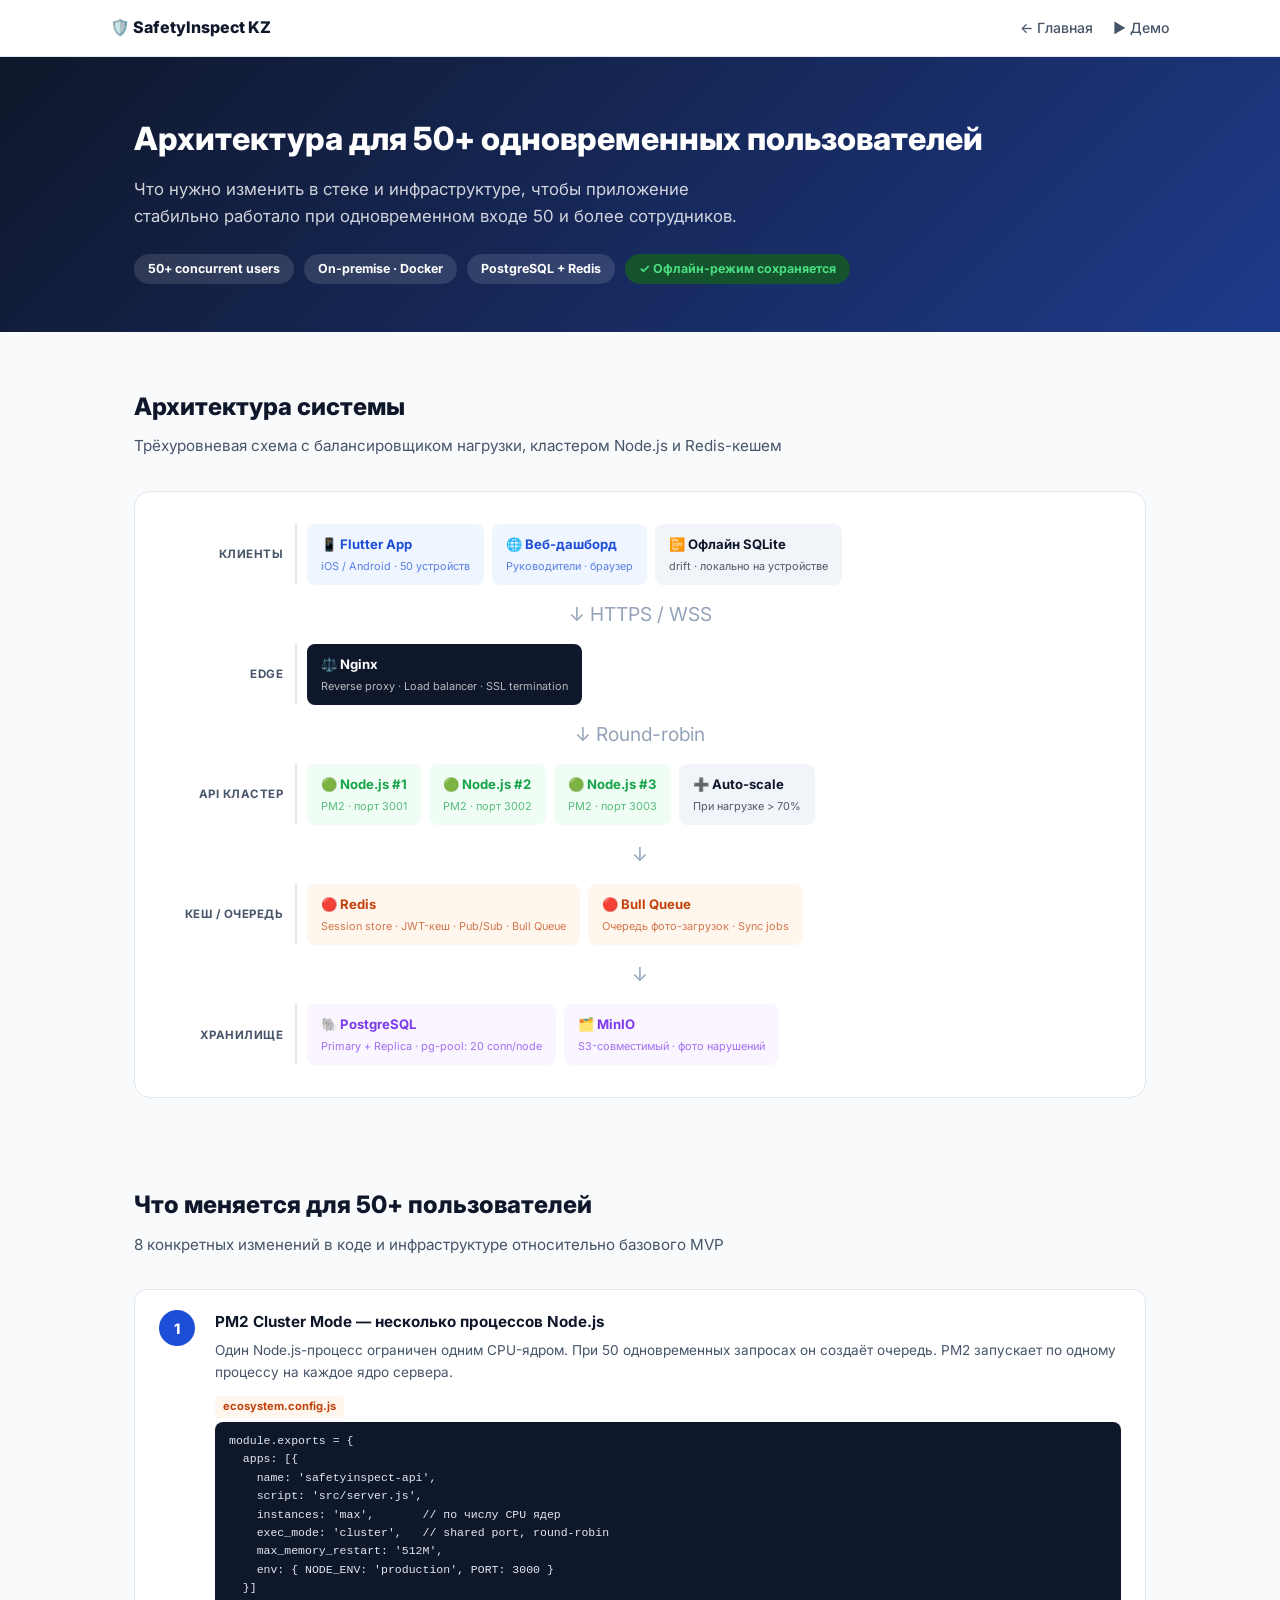
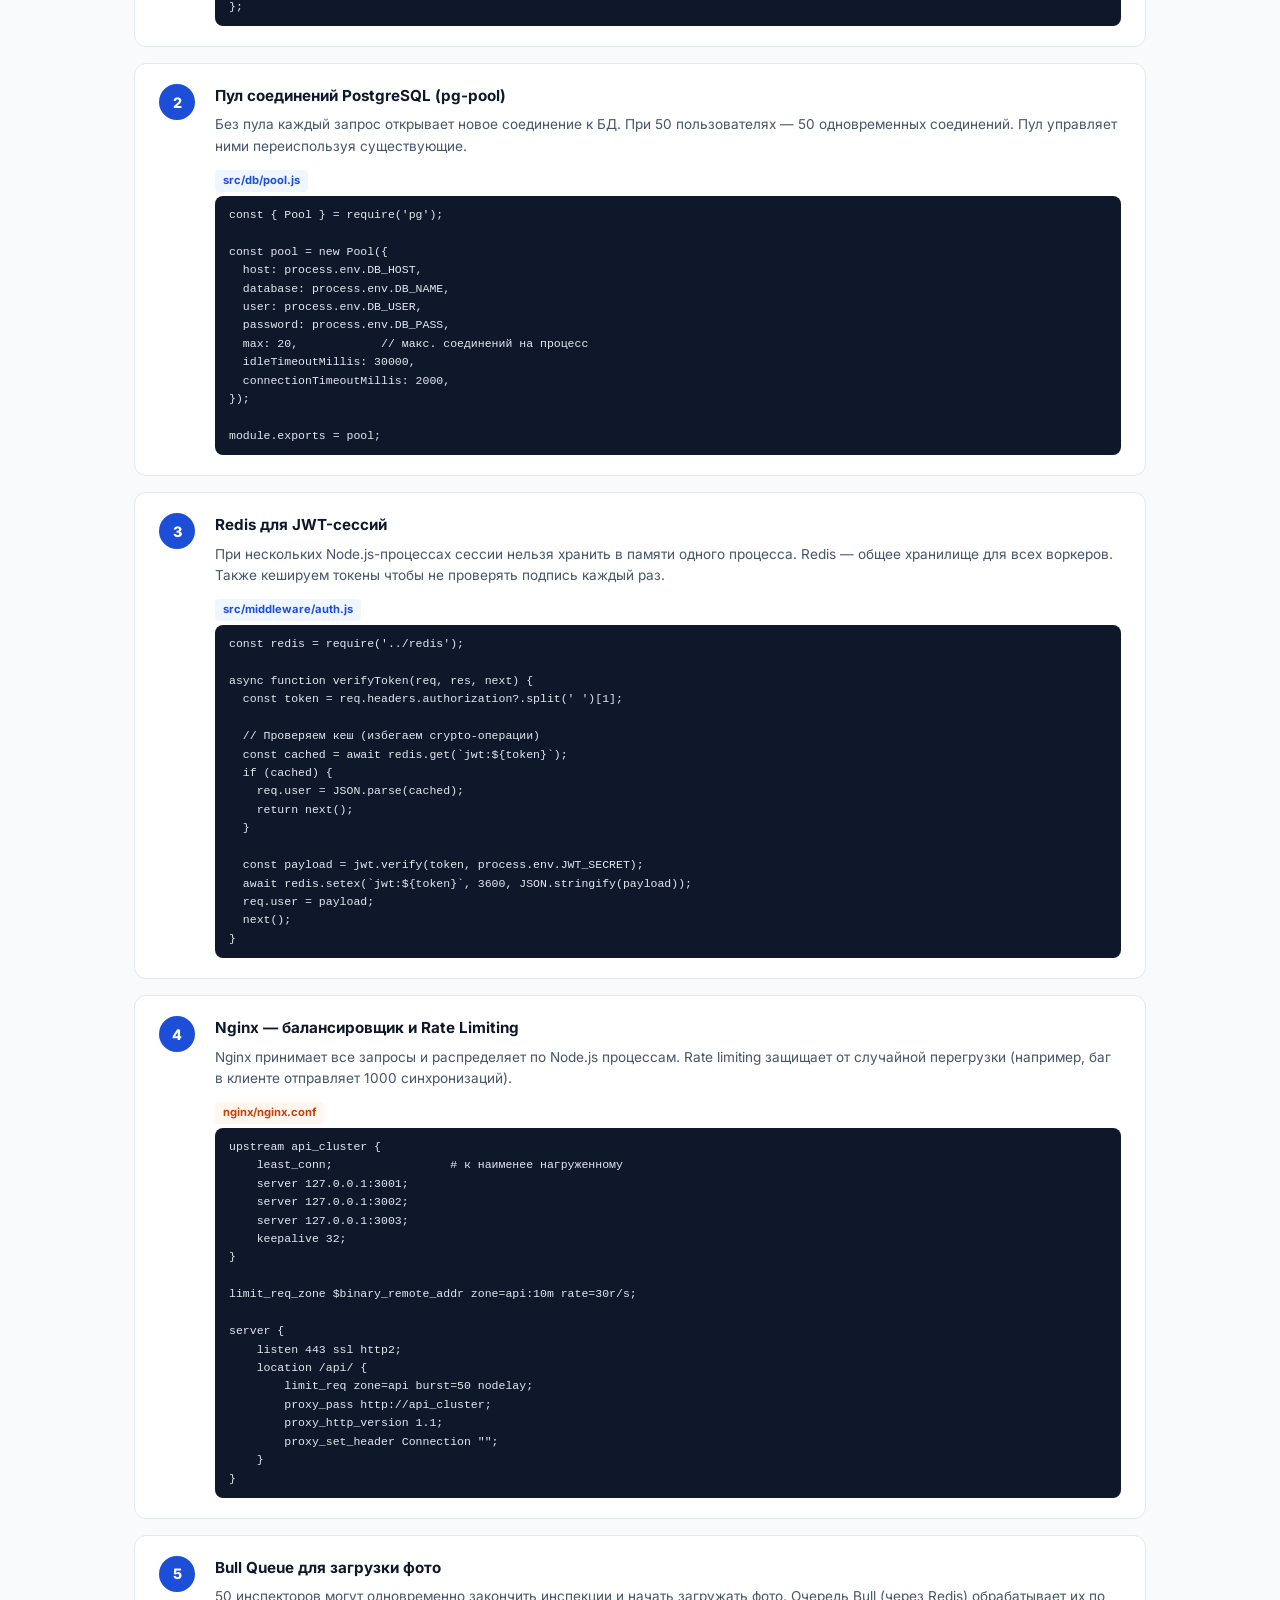
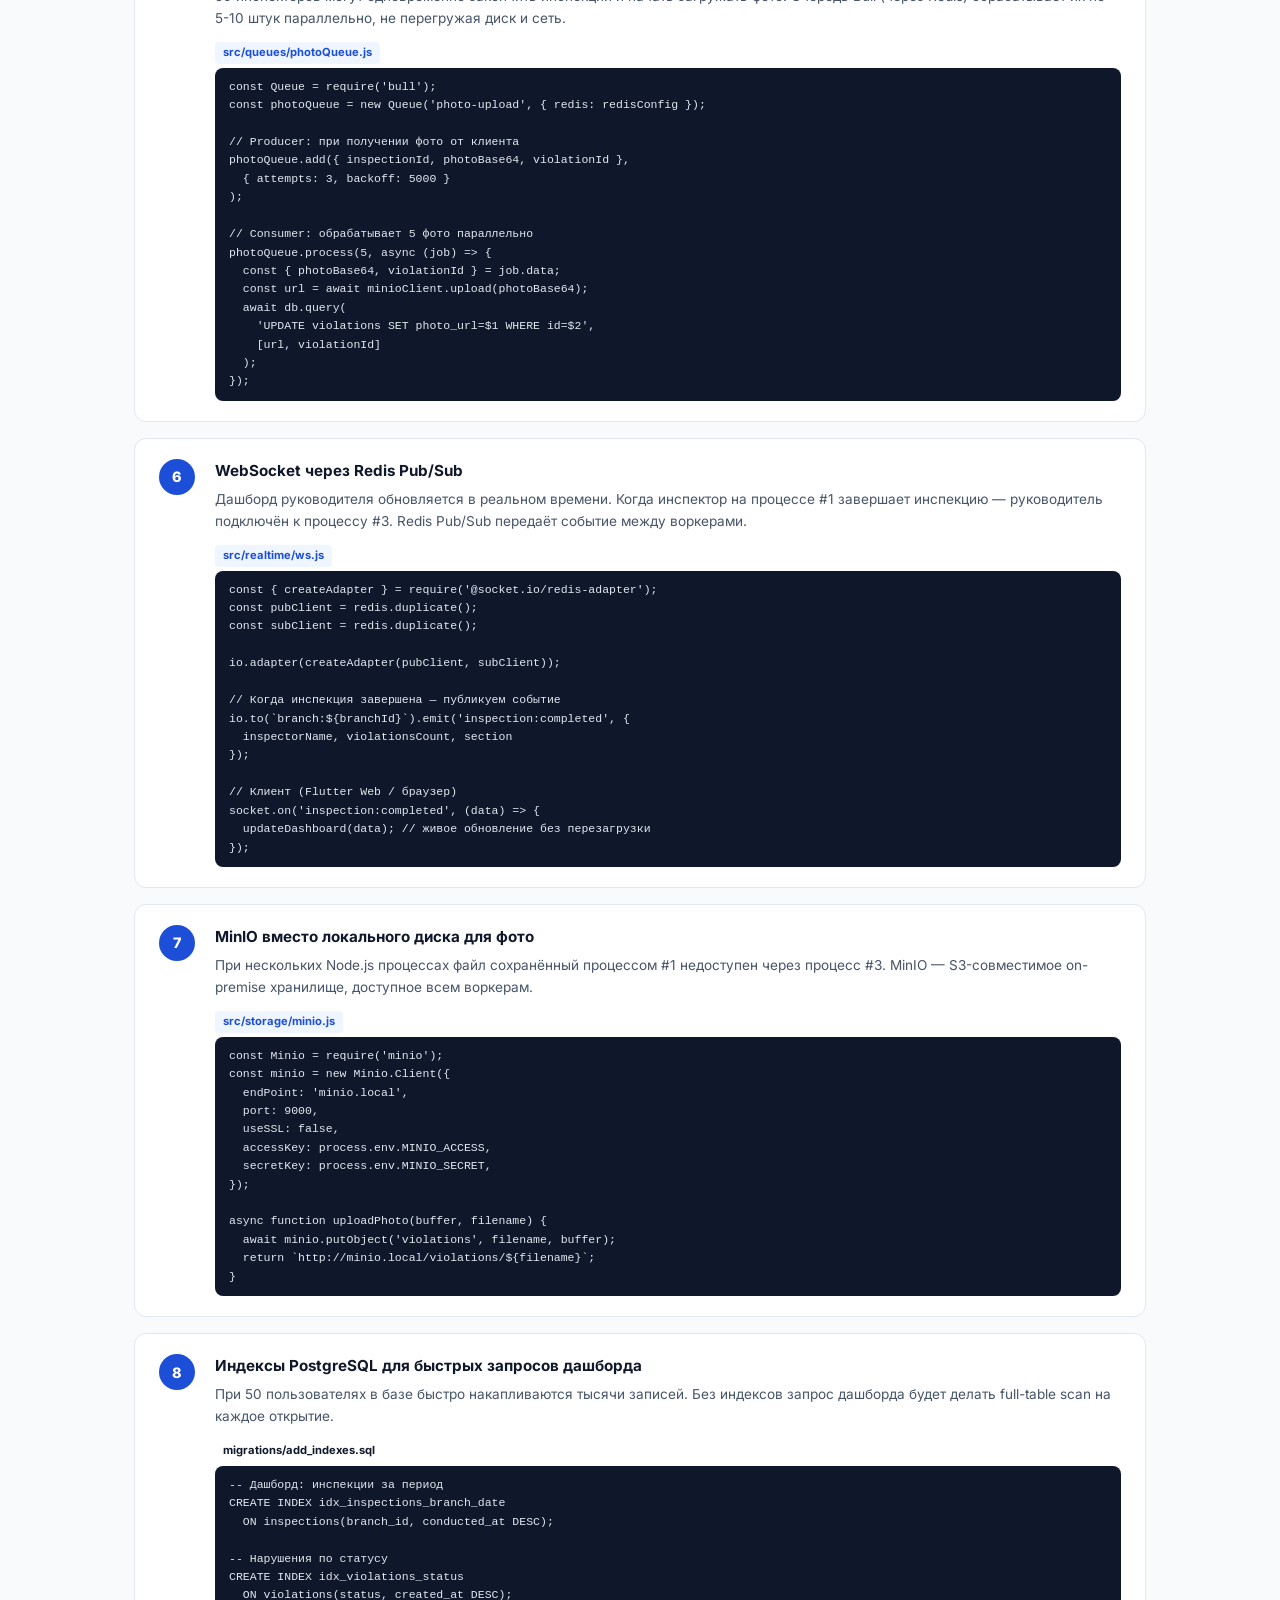
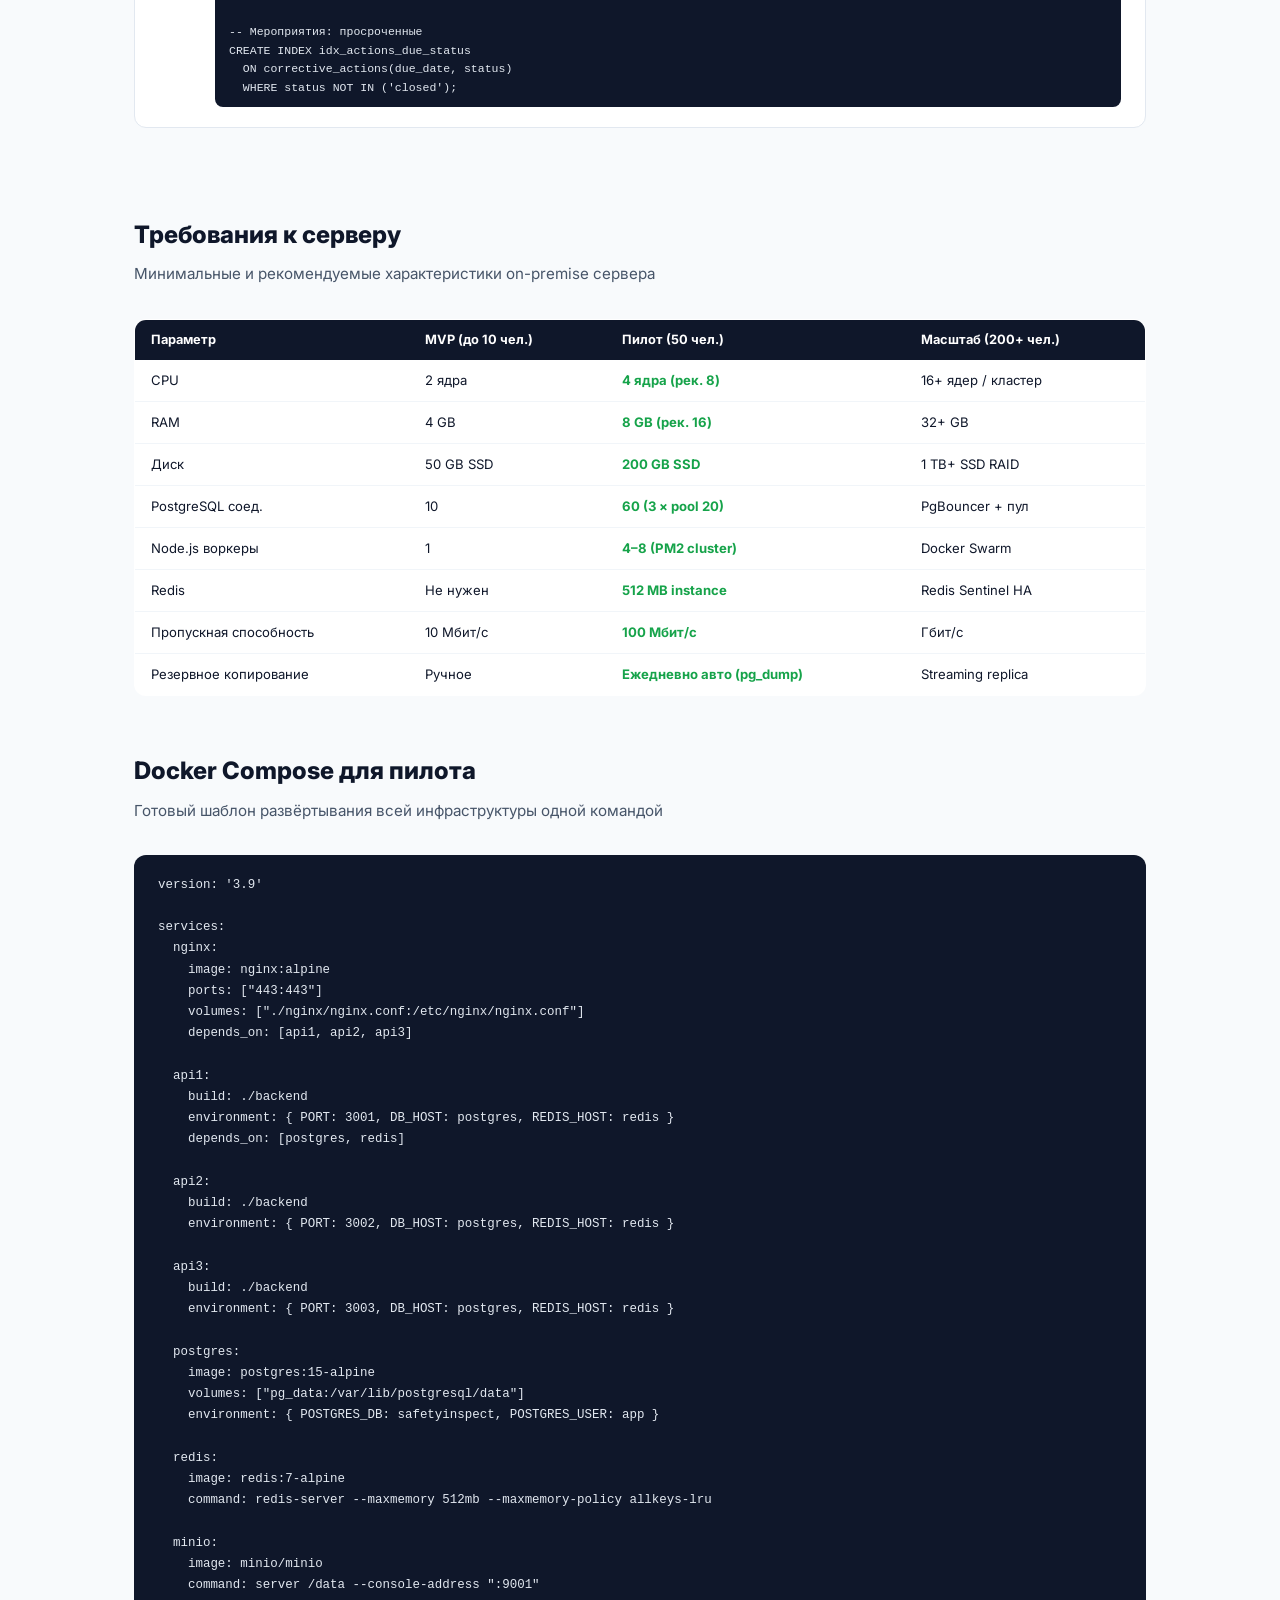
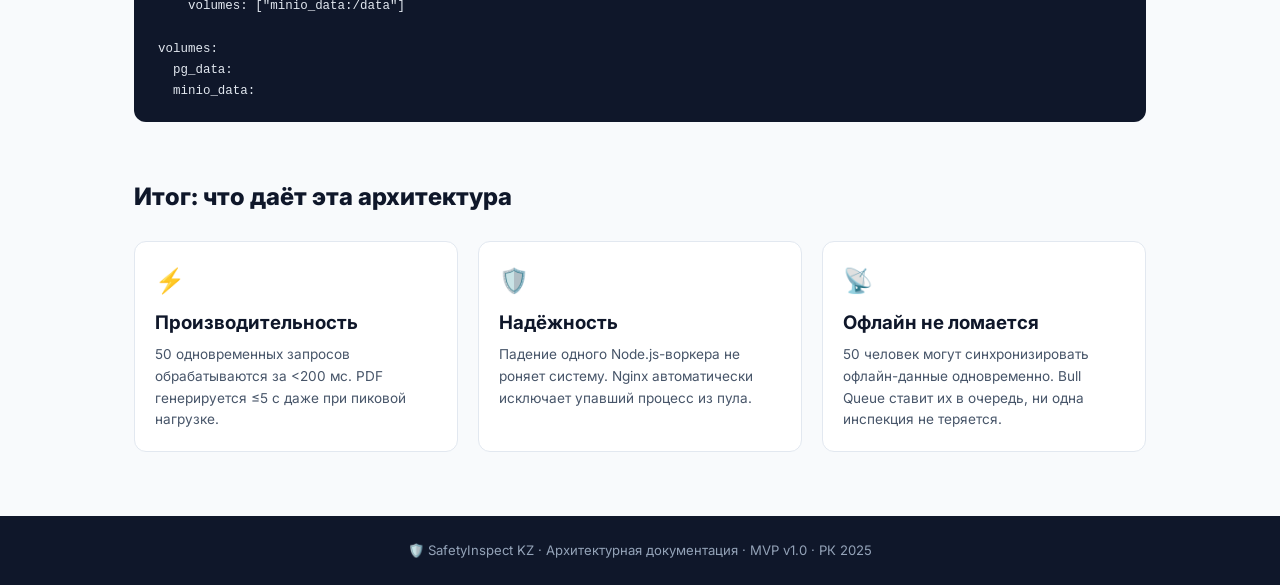
<file: architecture.html>
<!DOCTYPE html>
<html lang="ru">
<head>
  <meta charset="UTF-8"/>
  <meta name="viewport" content="width=device-width, initial-scale=1.0"/>
  <title>SafetyInspect KZ — Архитектура 50+ пользователей</title>
  <link href="https://fonts.googleapis.com/css2?family=Inter:wght@400;500;600;700;800&display=swap" rel="stylesheet"/>
  <style>
    *,*::before,*::after{box-sizing:border-box;margin:0;padding:0}
    :root{
      --primary:#1d4ed8;--primary-dark:#1e3a8a;--primary-light:#eff6ff;
      --green:#16a34a;--green-light:#f0fdf4;
      --red:#dc2626;--yellow:#d97706;
      --gray-50:#f8fafc;--gray-100:#f1f5f9;--gray-200:#e2e8f0;
      --gray-400:#94a3b8;--gray-600:#475569;--gray-900:#0f172a;
    }
    body{font-family:'Inter',sans-serif;background:var(--gray-50);color:var(--gray-900);line-height:1.6}
    .container{max-width:1060px;margin:0 auto;padding:0 24px}
    a{color:var(--primary);text-decoration:none}

    /* NAV */
    nav{background:#fff;border-bottom:1px solid var(--gray-200);padding:0 24px;position:sticky;top:0;z-index:10}
    .nav-inner{max-width:1060px;margin:0 auto;height:56px;display:flex;align-items:center;gap:16px}
    .nav-logo{font-weight:800;font-size:1rem;display:flex;align-items:center;gap:6px}
    .nav-links{margin-left:auto;display:flex;gap:20px;font-size:.88rem}
    .nav-links a{color:var(--gray-600);font-weight:500}
    .nav-links a:hover{color:var(--primary)}

    /* HERO */
    .hero{background:linear-gradient(135deg,var(--gray-900) 0%,var(--primary-dark) 100%);color:#fff;padding:56px 0 48px}
    .hero h1{font-size:2rem;font-weight:800;margin-bottom:12px}
    .hero p{font-size:1.05rem;opacity:.8;max-width:620px;margin-bottom:24px}
    .hero-chips{display:flex;gap:10px;flex-wrap:wrap}
    .chip{padding:5px 14px;border-radius:20px;font-size:.78rem;font-weight:700;background:rgba(255,255,255,.12);color:#fff}
    .chip.green{background:#14532d;color:#4ade80}

    /* SECTION */
    section{padding:56px 0}
    section+section{padding-top:0}
    h2{font-size:1.5rem;font-weight:800;margin-bottom:8px}
    .sub{color:var(--gray-600);margin-bottom:32px;font-size:.95rem}

    /* ARCH DIAGRAM */
    .arch{background:#fff;border-radius:16px;padding:32px;border:1px solid var(--gray-200);margin-bottom:32px}
    .arch-layers{display:flex;flex-direction:column;gap:12px}
    .layer{display:flex;gap:10px;align-items:stretch}
    .layer-label{
      width:130px;flex-shrink:0;display:flex;align-items:center;justify-content:flex-end;
      font-size:.72rem;font-weight:700;color:var(--gray-600);text-transform:uppercase;
      letter-spacing:.04em;text-align:right;padding-right:12px;
      border-right:2px solid var(--gray-200);
    }
    .layer-boxes{display:flex;gap:8px;flex:1;flex-wrap:wrap}
    .box{
      padding:10px 14px;border-radius:8px;font-size:.78rem;font-weight:600;
      display:flex;flex-direction:column;gap:3px;min-width:100px;
    }
    .box-title{font-weight:700;font-size:.82rem}
    .box-sub{font-size:.68rem;opacity:.7;font-weight:400}
    .box-blue{background:var(--primary-light);color:var(--primary)}
    .box-green{background:var(--green-light);color:var(--green)}
    .box-purple{background:#faf5ff;color:#7c3aed}
    .box-orange{background:#fff7ed;color:#c2410c}
    .box-gray{background:var(--gray-100);color:var(--gray-700)}
    .box-dark{background:var(--gray-900);color:#fff}
    .arrow-down{text-align:center;font-size:1.2rem;color:var(--gray-400);margin:2px 0}

    /* CHANGES TABLE */
    .changes{display:flex;flex-direction:column;gap:16px;margin-bottom:32px}
    .change-card{
      background:#fff;border-radius:12px;border:1px solid var(--gray-200);
      padding:20px 24px;display:flex;gap:20px;align-items:flex-start;
    }
    .change-num{
      width:36px;height:36px;border-radius:50%;background:var(--primary);color:#fff;
      font-weight:800;display:flex;align-items:center;justify-content:center;
      font-size:.9rem;flex-shrink:0;
    }
    .change-body h3{font-size:.95rem;font-weight:700;margin-bottom:6px}
    .change-body p{font-size:.85rem;color:var(--gray-600);margin-bottom:8px}
    .code{
      background:var(--gray-900);color:#e2e8f0;
      padding:10px 14px;border-radius:8px;font-size:.72rem;
      font-family:'Courier New',monospace;line-height:1.6;
      white-space:pre;overflow-x:auto;
    }
    .tag{
      display:inline-block;font-size:.7rem;font-weight:700;padding:2px 8px;
      border-radius:4px;margin-right:6px;margin-bottom:4px;
    }
    .tag-blue{background:var(--primary-light);color:var(--primary)}
    .tag-green{background:var(--green-light);color:var(--green)}
    .tag-orange{background:#fff7ed;color:#c2410c}

    /* CAPACITY TABLE */
    table{width:100%;border-collapse:collapse;background:#fff;border-radius:12px;overflow:hidden;border:1px solid var(--gray-200)}
    thead{background:var(--gray-900);color:#fff}
    th{padding:10px 16px;text-align:left;font-size:.8rem;font-weight:700}
    td{padding:10px 16px;font-size:.82rem;border-bottom:1px solid var(--gray-100)}
    tr:last-child td{border-bottom:none}
    tr:hover td{background:var(--gray-50)}
    .ok{color:var(--green);font-weight:700}
    .warn{color:var(--yellow);font-weight:700}
    .bad{color:var(--red);font-weight:700}

    /* FOOTER */
    footer{background:var(--gray-900);color:var(--gray-400);padding:24px;text-align:center;font-size:.82rem}
  </style>
</head>
<body>

<nav>
  <div class="nav-inner">
    <div class="nav-logo">🛡️ SafetyInspect KZ</div>
    <div class="nav-links">
      <a href="index.html">← Главная</a>
      <a href="demo.html">▶ Демо</a>
    </div>
  </div>
</nav>

<div class="hero">
  <div class="container">
    <h1>Архитектура для 50+ одновременных пользователей</h1>
    <p>Что нужно изменить в стеке и инфраструктуре, чтобы приложение стабильно работало при одновременном входе 50 и более сотрудников.</p>
    <div class="hero-chips">
      <span class="chip">50+ concurrent users</span>
      <span class="chip">On-premise · Docker</span>
      <span class="chip">PostgreSQL + Redis</span>
      <span class="chip green">✓ Офлайн-режим сохраняется</span>
    </div>
  </div>
</div>

<section>
  <div class="container">
    <h2>Архитектура системы</h2>
    <p class="sub">Трёхуровневая схема с балансировщиком нагрузки, кластером Node.js и Redis-кешем</p>

    <div class="arch">
      <div class="arch-layers">

        <div class="layer">
          <div class="layer-label">Клиенты</div>
          <div class="layer-boxes">
            <div class="box box-blue"><span class="box-title">📱 Flutter App</span><span class="box-sub">iOS / Android · 50 устройств</span></div>
            <div class="box box-blue"><span class="box-title">🌐 Веб-дашборд</span><span class="box-sub">Руководители · браузер</span></div>
            <div class="box box-gray"><span class="box-title">📴 Офлайн SQLite</span><span class="box-sub">drift · локально на устройстве</span></div>
          </div>
        </div>

        <div class="arrow-down">↓ HTTPS / WSS</div>

        <div class="layer">
          <div class="layer-label">Edge</div>
          <div class="layer-boxes">
            <div class="box box-dark"><span class="box-title">⚖️ Nginx</span><span class="box-sub">Reverse proxy · Load balancer · SSL termination</span></div>
          </div>
        </div>

        <div class="arrow-down">↓ Round-robin</div>

        <div class="layer">
          <div class="layer-label">API кластер</div>
          <div class="layer-boxes">
            <div class="box box-green"><span class="box-title">🟢 Node.js #1</span><span class="box-sub">PM2 · порт 3001</span></div>
            <div class="box box-green"><span class="box-title">🟢 Node.js #2</span><span class="box-sub">PM2 · порт 3002</span></div>
            <div class="box box-green"><span class="box-title">🟢 Node.js #3</span><span class="box-sub">PM2 · порт 3003</span></div>
            <div class="box box-gray"><span class="box-title">➕ Auto-scale</span><span class="box-sub">При нагрузке > 70%</span></div>
          </div>
        </div>

        <div class="arrow-down">↓</div>

        <div class="layer">
          <div class="layer-label">Кеш / очередь</div>
          <div class="layer-boxes">
            <div class="box box-orange"><span class="box-title">🔴 Redis</span><span class="box-sub">Session store · JWT-кеш · Pub/Sub · Bull Queue</span></div>
            <div class="box box-orange"><span class="box-title">🔴 Bull Queue</span><span class="box-sub">Очередь фото-загрузок · Sync jobs</span></div>
          </div>
        </div>

        <div class="arrow-down">↓</div>

        <div class="layer">
          <div class="layer-label">Хранилище</div>
          <div class="layer-boxes">
            <div class="box box-purple"><span class="box-title">🐘 PostgreSQL</span><span class="box-sub">Primary + Replica · pg-pool: 20 conn/node</span></div>
            <div class="box box-purple"><span class="box-title">🗂️ MinIO</span><span class="box-sub">S3-совместимый · фото нарушений</span></div>
          </div>
        </div>

      </div>
    </div>
  </div>
</section>

<section>
  <div class="container">
    <h2>Что меняется для 50+ пользователей</h2>
    <p class="sub">8 конкретных изменений в коде и инфраструктуре относительно базового MVP</p>

    <div class="changes">

      <div class="change-card">
        <div class="change-num">1</div>
        <div class="change-body">
          <h3>PM2 Cluster Mode — несколько процессов Node.js</h3>
          <p>Один Node.js-процесс ограничен одним CPU-ядром. При 50 одновременных запросах он создаёт очередь. PM2 запускает по одному процессу на каждое ядро сервера.</p>
          <span class="tag tag-orange">ecosystem.config.js</span>
          <div class="code">module.exports = {
  apps: [{
    name: 'safetyinspect-api',
    script: 'src/server.js',
    instances: 'max',       // по числу CPU ядер
    exec_mode: 'cluster',   // shared port, round-robin
    max_memory_restart: '512M',
    env: { NODE_ENV: 'production', PORT: 3000 }
  }]
};</div>
        </div>
      </div>

      <div class="change-card">
        <div class="change-num">2</div>
        <div class="change-body">
          <h3>Пул соединений PostgreSQL (pg-pool)</h3>
          <p>Без пула каждый запрос открывает новое соединение к БД. При 50 пользователях — 50 одновременных соединений. Пул управляет ними переиспользуя существующие.</p>
          <span class="tag tag-blue">src/db/pool.js</span>
          <div class="code">const { Pool } = require('pg');

const pool = new Pool({
  host: process.env.DB_HOST,
  database: process.env.DB_NAME,
  user: process.env.DB_USER,
  password: process.env.DB_PASS,
  max: 20,            // макс. соединений на процесс
  idleTimeoutMillis: 30000,
  connectionTimeoutMillis: 2000,
});

module.exports = pool;</div>
        </div>
      </div>

      <div class="change-card">
        <div class="change-num">3</div>
        <div class="change-body">
          <h3>Redis для JWT-сессий</h3>
          <p>При нескольких Node.js-процессах сессии нельзя хранить в памяти одного процесса. Redis — общее хранилище для всех воркеров. Также кешируем токены чтобы не проверять подпись каждый раз.</p>
          <span class="tag tag-blue">src/middleware/auth.js</span>
          <div class="code">const redis = require('../redis');

async function verifyToken(req, res, next) {
  const token = req.headers.authorization?.split(' ')[1];

  // Проверяем кеш (избегаем crypto-операции)
  const cached = await redis.get(`jwt:${token}`);
  if (cached) {
    req.user = JSON.parse(cached);
    return next();
  }

  const payload = jwt.verify(token, process.env.JWT_SECRET);
  await redis.setex(`jwt:${token}`, 3600, JSON.stringify(payload));
  req.user = payload;
  next();
}</div>
        </div>
      </div>

      <div class="change-card">
        <div class="change-num">4</div>
        <div class="change-body">
          <h3>Nginx — балансировщик и Rate Limiting</h3>
          <p>Nginx принимает все запросы и распределяет по Node.js процессам. Rate limiting защищает от случайной перегрузки (например, баг в клиенте отправляет 1000 синхронизаций).</p>
          <span class="tag tag-orange">nginx/nginx.conf</span>
          <div class="code">upstream api_cluster {
    least_conn;                 # к наименее нагруженному
    server 127.0.0.1:3001;
    server 127.0.0.1:3002;
    server 127.0.0.1:3003;
    keepalive 32;
}

limit_req_zone $binary_remote_addr zone=api:10m rate=30r/s;

server {
    listen 443 ssl http2;
    location /api/ {
        limit_req zone=api burst=50 nodelay;
        proxy_pass http://api_cluster;
        proxy_http_version 1.1;
        proxy_set_header Connection "";
    }
}</div>
        </div>
      </div>

      <div class="change-card">
        <div class="change-num">5</div>
        <div class="change-body">
          <h3>Bull Queue для загрузки фото</h3>
          <p>50 инспекторов могут одновременно закончить инспекции и начать загружать фото. Очередь Bull (через Redis) обрабатывает их по 5-10 штук параллельно, не перегружая диск и сеть.</p>
          <span class="tag tag-blue">src/queues/photoQueue.js</span>
          <div class="code">const Queue = require('bull');
const photoQueue = new Queue('photo-upload', { redis: redisConfig });

// Producer: при получении фото от клиента
photoQueue.add({ inspectionId, photoBase64, violationId },
  { attempts: 3, backoff: 5000 }
);

// Consumer: обрабатывает 5 фото параллельно
photoQueue.process(5, async (job) => {
  const { photoBase64, violationId } = job.data;
  const url = await minioClient.upload(photoBase64);
  await db.query(
    'UPDATE violations SET photo_url=$1 WHERE id=$2',
    [url, violationId]
  );
});</div>
        </div>
      </div>

      <div class="change-card">
        <div class="change-num">6</div>
        <div class="change-body">
          <h3>WebSocket через Redis Pub/Sub</h3>
          <p>Дашборд руководителя обновляется в реальном времени. Когда инспектор на процессе #1 завершает инспекцию — руководитель подключён к процессу #3. Redis Pub/Sub передаёт событие между воркерами.</p>
          <span class="tag tag-blue">src/realtime/ws.js</span>
          <div class="code">const { createAdapter } = require('@socket.io/redis-adapter');
const pubClient = redis.duplicate();
const subClient = redis.duplicate();

io.adapter(createAdapter(pubClient, subClient));

// Когда инспекция завершена — публикуем событие
io.to(`branch:${branchId}`).emit('inspection:completed', {
  inspectorName, violationsCount, section
});

// Клиент (Flutter Web / браузер)
socket.on('inspection:completed', (data) => {
  updateDashboard(data); // живое обновление без перезагрузки
});</div>
        </div>
      </div>

      <div class="change-card">
        <div class="change-num">7</div>
        <div class="change-body">
          <h3>MinIO вместо локального диска для фото</h3>
          <p>При нескольких Node.js процессах файл сохранённый процессом #1 недоступен через процесс #3. MinIO — S3-совместимое on-premise хранилище, доступное всем воркерам.</p>
          <span class="tag tag-blue">src/storage/minio.js</span>
          <div class="code">const Minio = require('minio');
const minio = new Minio.Client({
  endPoint: 'minio.local',
  port: 9000,
  useSSL: false,
  accessKey: process.env.MINIO_ACCESS,
  secretKey: process.env.MINIO_SECRET,
});

async function uploadPhoto(buffer, filename) {
  await minio.putObject('violations', filename, buffer);
  return `http://minio.local/violations/${filename}`;
}</div>
        </div>
      </div>

      <div class="change-card">
        <div class="change-num">8</div>
        <div class="change-body">
          <h3>Индексы PostgreSQL для быстрых запросов дашборда</h3>
          <p>При 50 пользователях в базе быстро накапливаются тысячи записей. Без индексов запрос дашборда будет делать full-table scan на каждое открытие.</p>
          <span class="tag tag-purple">migrations/add_indexes.sql</span>
          <div class="code">-- Дашборд: инспекции за период
CREATE INDEX idx_inspections_branch_date
  ON inspections(branch_id, conducted_at DESC);

-- Нарушения по статусу
CREATE INDEX idx_violations_status
  ON violations(status, created_at DESC);

-- Мероприятия: просроченные
CREATE INDEX idx_actions_due_status
  ON corrective_actions(due_date, status)
  WHERE status NOT IN ('closed');</div>
        </div>
      </div>

    </div>
  </div>
</section>

<section>
  <div class="container">
    <h2>Требования к серверу</h2>
    <p class="sub">Минимальные и рекомендуемые характеристики on-premise сервера</p>
    <table>
      <thead>
        <tr><th>Параметр</th><th>MVP (до 10 чел.)</th><th>Пилот (50 чел.)</th><th>Масштаб (200+ чел.)</th></tr>
      </thead>
      <tbody>
        <tr><td>CPU</td><td>2 ядра</td><td class="ok">4 ядра (рек. 8)</td><td>16+ ядер / кластер</td></tr>
        <tr><td>RAM</td><td>4 GB</td><td class="ok">8 GB (рек. 16)</td><td>32+ GB</td></tr>
        <tr><td>Диск</td><td>50 GB SSD</td><td class="ok">200 GB SSD</td><td>1 TB+ SSD RAID</td></tr>
        <tr><td>PostgreSQL соед.</td><td>10</td><td class="ok">60 (3 × pool 20)</td><td>PgBouncer + пул</td></tr>
        <tr><td>Node.js воркеры</td><td>1</td><td class="ok">4–8 (PM2 cluster)</td><td>Docker Swarm</td></tr>
        <tr><td>Redis</td><td>Не нужен</td><td class="ok">512 MB instance</td><td>Redis Sentinel HA</td></tr>
        <tr><td>Пропускная способность</td><td>10 Мбит/с</td><td class="ok">100 Мбит/с</td><td>Гбит/с</td></tr>
        <tr><td>Резервное копирование</td><td>Ручное</td><td class="ok">Ежедневно авто (pg_dump)</td><td>Streaming replica</td></tr>
      </tbody>
    </table>
  </div>
</section>

<section>
  <div class="container">
    <h2>Docker Compose для пилота</h2>
    <p class="sub">Готовый шаблон развёртывания всей инфраструктуры одной командой</p>
    <div class="code" style="background:var(--gray-900);color:#e2e8f0;padding:20px 24px;border-radius:12px;font-size:.78rem;line-height:1.7">version: '3.9'

services:
  nginx:
    image: nginx:alpine
    ports: ["443:443"]
    volumes: ["./nginx/nginx.conf:/etc/nginx/nginx.conf"]
    depends_on: [api1, api2, api3]

  api1:
    build: ./backend
    environment: { PORT: 3001, DB_HOST: postgres, REDIS_HOST: redis }
    depends_on: [postgres, redis]

  api2:
    build: ./backend
    environment: { PORT: 3002, DB_HOST: postgres, REDIS_HOST: redis }

  api3:
    build: ./backend
    environment: { PORT: 3003, DB_HOST: postgres, REDIS_HOST: redis }

  postgres:
    image: postgres:15-alpine
    volumes: ["pg_data:/var/lib/postgresql/data"]
    environment: { POSTGRES_DB: safetyinspect, POSTGRES_USER: app }

  redis:
    image: redis:7-alpine
    command: redis-server --maxmemory 512mb --maxmemory-policy allkeys-lru

  minio:
    image: minio/minio
    command: server /data --console-address ":9001"
    volumes: ["minio_data:/data"]

volumes:
  pg_data:
  minio_data:</div>
  </div>
</section>

<section style="padding-bottom:64px">
  <div class="container">
    <h2>Итог: что даёт эта архитектура</h2>
    <div style="display:grid;grid-template-columns:repeat(3,1fr);gap:20px;margin-top:24px">
      <div style="background:#fff;border-radius:12px;padding:20px;border:1px solid var(--gray-200)">
        <div style="font-size:1.5rem;margin-bottom:8px">⚡</div>
        <h3 style="margin-bottom:6px">Производительность</h3>
        <p style="font-size:.85rem;color:var(--gray-600)">50 одновременных запросов обрабатываются за &lt;200 мс. PDF генерируется ≤5 с даже при пиковой нагрузке.</p>
      </div>
      <div style="background:#fff;border-radius:12px;padding:20px;border:1px solid var(--gray-200)">
        <div style="font-size:1.5rem;margin-bottom:8px">🛡️</div>
        <h3 style="margin-bottom:6px">Надёжность</h3>
        <p style="font-size:.85rem;color:var(--gray-600)">Падение одного Node.js-воркера не роняет систему. Nginx автоматически исключает упавший процесс из пула.</p>
      </div>
      <div style="background:#fff;border-radius:12px;padding:20px;border:1px solid var(--gray-200)">
        <div style="font-size:1.5rem;margin-bottom:8px">📡</div>
        <h3 style="margin-bottom:6px">Офлайн не ломается</h3>
        <p style="font-size:.85rem;color:var(--gray-600)">50 человек могут синхронизировать офлайн-данные одновременно. Bull Queue ставит их в очередь, ни одна инспекция не теряется.</p>
      </div>
    </div>
  </div>
</section>

<footer>🛡️ SafetyInspect KZ · Архитектурная документация · MVP v1.0 · РК 2025</footer>
</body>
</html>
</file>
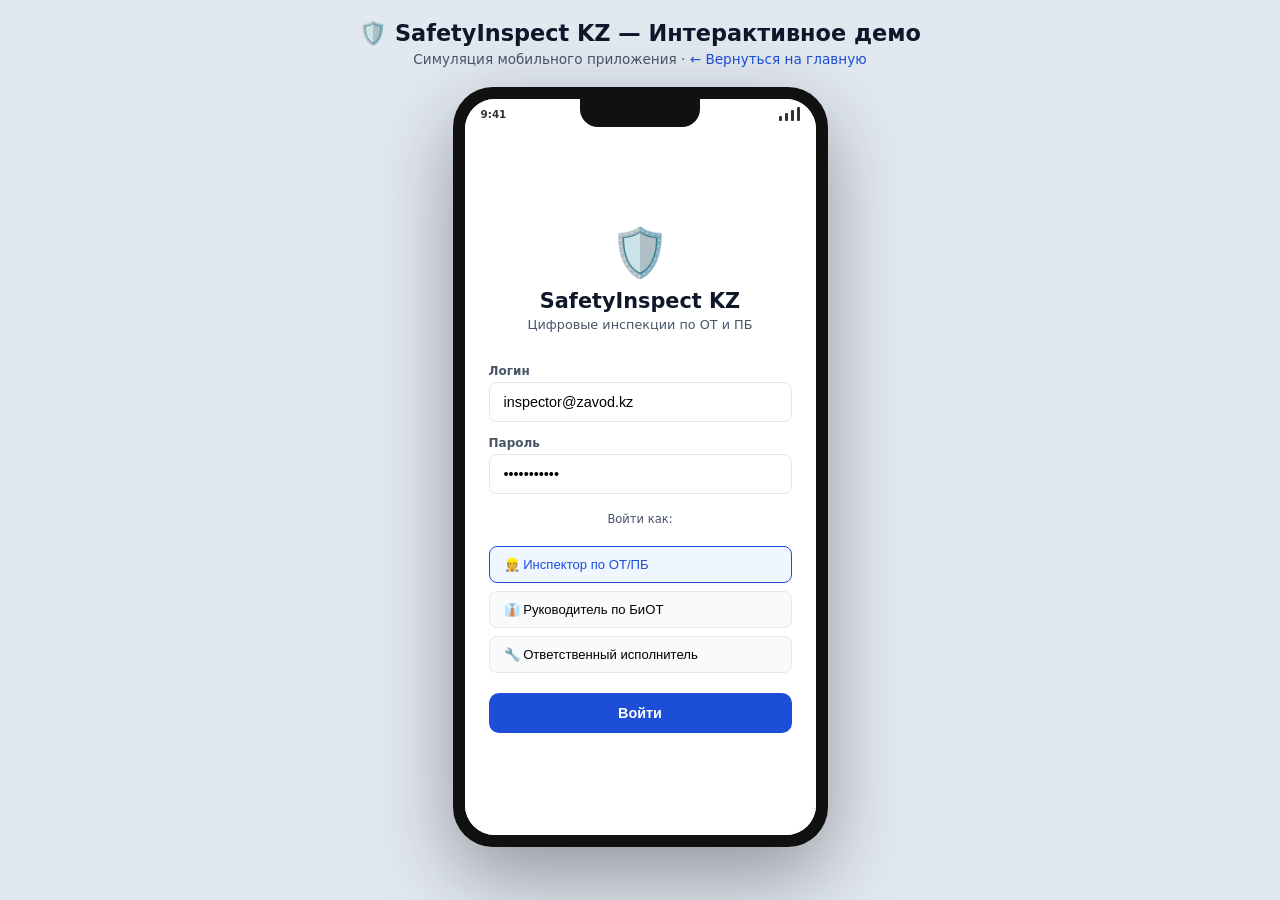
<file: demo.html>
<!DOCTYPE html>
<html lang="ru">
<head>
  <meta charset="UTF-8"/>
  <meta name="viewport" content="width=device-width, initial-scale=1.0"/>
  <title>SafetyInspect KZ — Демо</title>
  <style>
    *,*::before,*::after{box-sizing:border-box;margin:0;padding:0}
    :root{
      --primary:#1d4ed8;--primary-dark:#1e3a8a;--primary-light:#eff6ff;
      --red:#dc2626;--red-light:#fef2f2;--yellow:#d97706;--yellow-light:#fffbeb;
      --green:#16a34a;--green-light:#f0fdf4;--blue:#2563eb;--blue-light:#eff6ff;
      --gray-50:#f8fafc;--gray-100:#f1f5f9;--gray-200:#e2e8f0;
      --gray-400:#94a3b8;--gray-600:#475569;--gray-700:#334155;--gray-900:#0f172a;
    }
    body{
      font-family:'Segoe UI',system-ui,sans-serif;
      background:#e2e8f0;
      min-height:100vh;
      display:flex;
      flex-direction:column;
      align-items:center;
      padding:20px;
    }
    .demo-header{
      text-align:center;
      margin-bottom:20px;
    }
    .demo-header h1{font-size:1.4rem;font-weight:800;color:var(--gray-900)}
    .demo-header p{font-size:.85rem;color:var(--gray-600);margin-top:4px}
    .demo-header a{color:var(--primary);text-decoration:none;font-size:.85rem}

    /* Phone frame */
    .phone{
      width:375px;
      height:760px;
      background:#111;
      border-radius:40px;
      padding:12px;
      box-shadow:0 30px 80px rgba(0,0,0,.35);
      position:relative;
    }
    .phone-notch{
      width:120px;height:28px;background:#111;
      border-radius:0 0 18px 18px;
      position:absolute;top:12px;left:50%;transform:translateX(-50%);
      z-index:10;
    }
    .screen{
      width:100%;height:100%;
      background:#fff;
      border-radius:30px;
      overflow:hidden;
      position:relative;
      display:flex;
      flex-direction:column;
    }

    /* Screens */
    .view{
      position:absolute;inset:0;
      display:flex;flex-direction:column;
      background:#fff;
      transition:opacity .3s,transform .3s;
      opacity:0;pointer-events:none;transform:translateX(30px);
    }
    .view.active{opacity:1;pointer-events:all;transform:translateX(0)}
    .view.out{opacity:0;transform:translateX(-30px)}

    /* Status bar */
    .status-bar{
      display:flex;justify-content:space-between;align-items:center;
      padding:8px 16px 0;font-size:.65rem;font-weight:600;color:#333;
      flex-shrink:0;
    }
    .status-bar .signal{display:flex;gap:3px;align-items:flex-end}
    .bar{width:3px;background:#333;border-radius:1px}
    .bar:nth-child(1){height:5px}.bar:nth-child(2){height:8px}.bar:nth-child(3){height:11px}.bar:nth-child(4){height:14px}

    /* App header */
    .app-bar{
      background:var(--primary);color:#fff;
      padding:10px 16px;
      display:flex;align-items:center;gap:10px;
      flex-shrink:0;
    }
    .app-bar h2{font-size:.95rem;font-weight:700;flex:1}
    .app-bar .back-btn{
      background:rgba(255,255,255,.2);border:none;color:#fff;
      width:28px;height:28px;border-radius:6px;cursor:pointer;
      font-size:1rem;display:flex;align-items:center;justify-content:center;
    }
    .app-bar .badge-offline{
      font-size:.65rem;background:rgba(255,255,255,.2);
      padding:2px 8px;border-radius:10px;font-weight:600;
    }

    /* Scrollable content */
    .content{flex:1;overflow-y:auto;padding:0}
    .content::-webkit-scrollbar{width:3px}
    .content::-webkit-scrollbar-thumb{background:var(--gray-200);border-radius:2px}

    /* Bottom bar */
    .bottom-bar{
      border-top:1px solid var(--gray-200);
      padding:10px 16px;
      flex-shrink:0;
    }
    .btn-primary{
      width:100%;padding:12px;background:var(--primary);color:#fff;
      border:none;border-radius:10px;font-size:.9rem;font-weight:700;
      cursor:pointer;transition:background .2s;
    }
    .btn-primary:hover{background:var(--primary-dark)}
    .btn-primary:disabled{background:var(--gray-400);cursor:not-allowed}
    .btn-outline{
      width:100%;padding:12px;background:#fff;color:var(--primary);
      border:2px solid var(--primary);border-radius:10px;font-size:.9rem;font-weight:700;
      cursor:pointer;margin-top:8px;transition:background .2s;
    }
    .btn-outline:hover{background:var(--primary-light)}

    /* ============ LOGIN SCREEN ============ */
    #v-login .login-body{
      flex:1;display:flex;flex-direction:column;
      align-items:center;justify-content:center;padding:32px 24px;
    }
    .login-logo{font-size:3rem;margin-bottom:8px}
    .login-title{font-size:1.3rem;font-weight:800;color:var(--gray-900);margin-bottom:4px}
    .login-sub{font-size:.8rem;color:var(--gray-600);margin-bottom:32px;text-align:center}
    .field{width:100%;margin-bottom:14px}
    .field label{font-size:.75rem;font-weight:600;color:var(--gray-600);display:block;margin-bottom:4px}
    .field input{
      width:100%;padding:11px 14px;border:1.5px solid var(--gray-200);
      border-radius:8px;font-size:.9rem;outline:none;
      transition:border-color .2s;
    }
    .field input:focus{border-color:var(--primary)}
    .login-roles{
      width:100%;margin-top:20px;
      display:flex;flex-direction:column;gap:8px;
    }
    .role-btn{
      width:100%;padding:10px 14px;background:var(--gray-50);
      border:1.5px solid var(--gray-200);border-radius:8px;
      font-size:.82rem;cursor:pointer;text-align:left;
      display:flex;align-items:center;gap:10px;
      transition:all .2s;font-weight:500;
    }
    .role-btn:hover{border-color:var(--primary);background:var(--primary-light);color:var(--primary)}
    .role-btn.active{border-color:var(--primary);background:var(--primary-light);color:var(--primary)}

    /* ============ HOME SCREEN ============ */
    .home-greeting{padding:16px 16px 8px;border-bottom:1px solid var(--gray-100)}
    .home-greeting h3{font-size:.95rem;font-weight:700}
    .home-greeting p{font-size:.75rem;color:var(--gray-600)}
    .home-section-title{
      padding:12px 16px 6px;font-size:.7rem;font-weight:700;
      text-transform:uppercase;letter-spacing:.06em;color:var(--gray-400);
    }
    .section-card{
      margin:0 12px 10px;padding:14px 16px;
      border-radius:10px;border:1.5px solid var(--gray-200);
      cursor:pointer;display:flex;align-items:center;gap:12px;
      transition:all .2s;background:#fff;
    }
    .section-card:hover{border-color:var(--primary);background:var(--primary-light)}
    .section-card .sc-icon{font-size:1.6rem;flex-shrink:0}
    .section-card .sc-title{font-size:.88rem;font-weight:700;color:var(--gray-900)}
    .section-card .sc-sub{font-size:.72rem;color:var(--gray-600);margin-top:2px}
    .section-card .sc-arrow{margin-left:auto;color:var(--gray-400);font-size:1.1rem}
    .home-stats{
      margin:8px 12px 0;display:flex;gap:8px;
    }
    .hs-card{
      flex:1;background:var(--gray-50);border:1px solid var(--gray-200);
      border-radius:8px;padding:10px;text-align:center;
    }
    .hs-val{font-size:1.3rem;font-weight:800;color:var(--gray-900);display:block}
    .hs-label{font-size:.65rem;color:var(--gray-600)}

    /* ============ OBJECT SCREEN ============ */
    .obj-body{padding:16px}
    .obj-section-label{
      font-size:.68rem;font-weight:700;text-transform:uppercase;
      letter-spacing:.06em;color:var(--gray-400);margin:14px 0 8px;
    }
    .obj-field{margin-bottom:12px}
    .obj-field label{font-size:.75rem;font-weight:600;color:var(--gray-700);display:block;margin-bottom:4px}
    .obj-field input,.obj-field select{
      width:100%;padding:10px 12px;border:1.5px solid var(--gray-200);
      border-radius:8px;font-size:.85rem;outline:none;background:#fff;
      transition:border-color .2s;font-family:inherit;
    }
    .obj-field input:focus,.obj-field select:focus{border-color:var(--primary)}
    .obj-info-card{
      background:var(--primary-light);border:1px solid #bfdbfe;
      border-radius:8px;padding:10px 12px;margin-bottom:14px;
      font-size:.75rem;color:var(--primary);
    }
    .obj-info-card strong{display:block;font-size:.8rem;margin-bottom:2px}

    /* ============ CHECKLIST SCREEN ============ */
    .cl-progress{
      background:var(--gray-100);height:4px;flex-shrink:0;
    }
    .cl-progress-fill{height:100%;background:var(--primary);transition:width .4s}
    .cl-counter{
      padding:8px 16px;font-size:.72rem;color:var(--gray-600);
      display:flex;justify-content:space-between;border-bottom:1px solid var(--gray-100);
      flex-shrink:0;
    }
    .cl-item{padding:14px 16px;border-bottom:1px solid var(--gray-100)}
    .cl-item-num{font-size:.68rem;color:var(--gray-400);font-weight:600;margin-bottom:4px}
    .cl-item-text{font-size:.88rem;font-weight:600;color:var(--gray-900);line-height:1.4;margin-bottom:6px}
    .cl-npa{
      display:inline-flex;align-items:center;gap:4px;
      font-size:.68rem;color:var(--primary);background:var(--primary-light);
      padding:2px 8px;border-radius:4px;margin-bottom:10px;cursor:pointer;
    }
    .cl-answers{display:flex;gap:8px}
    .ans-btn{
      flex:1;padding:8px 4px;border-radius:8px;border:1.5px solid var(--gray-200);
      font-size:.78rem;font-weight:700;cursor:pointer;background:#fff;
      transition:all .2s;text-align:center;
    }
    .ans-btn.yes{color:var(--green)}
    .ans-btn.no{color:var(--red)}
    .ans-btn.na{color:var(--gray-600)}
    .ans-btn.selected.yes{background:var(--green-light);border-color:var(--green);color:var(--green)}
    .ans-btn.selected.no{background:var(--red-light);border-color:var(--red);color:var(--red)}
    .ans-btn.selected.na{background:var(--gray-100);border-color:var(--gray-400);color:var(--gray-700)}
    .violation-block{
      margin-top:10px;padding:10px;background:var(--red-light);
      border-radius:8px;border:1px solid #fecaca;
      animation:slideDown .3s ease;
    }
    @keyframes slideDown{from{opacity:0;transform:translateY(-8px)}to{opacity:1;transform:translateY(0)}}
    .violation-block label{font-size:.72rem;font-weight:700;color:var(--red);display:block;margin-bottom:6px}
    .violation-block textarea{
      width:100%;padding:8px;border:1px solid #fecaca;border-radius:6px;
      font-size:.8rem;resize:none;height:60px;outline:none;background:#fff;
    }
    .photo-btn{
      display:flex;align-items:center;gap:6px;margin-top:6px;
      background:#fff;border:1px dashed var(--red);color:var(--red);
      padding:6px 10px;border-radius:6px;font-size:.75rem;font-weight:600;cursor:pointer;
      transition:background .2s;
    }
    .photo-btn:hover{background:var(--red-light)}
    .photo-added{
      display:flex;align-items:center;gap:6px;margin-top:6px;
      background:#fff;border:1px solid var(--green);color:var(--green);
      padding:6px 10px;border-radius:6px;font-size:.75rem;font-weight:600;
    }

    /* ============ SUMMARY SCREEN ============ */
    .summary-header{
      background:linear-gradient(135deg,var(--primary),var(--primary-dark));
      padding:20px 16px;color:#fff;flex-shrink:0;
    }
    .summary-header h3{font-size:1rem;font-weight:700;margin-bottom:4px}
    .summary-header p{font-size:.78rem;opacity:.8}
    .summary-kpis{
      display:flex;gap:8px;margin-top:14px;
    }
    .skpi{
      flex:1;background:rgba(255,255,255,.15);border-radius:8px;padding:8px;text-align:center;
    }
    .skpi-val{font-size:1.4rem;font-weight:800;display:block}
    .skpi-label{font-size:.62rem;opacity:.8}
    .violation-list-item{
      padding:12px 16px;border-bottom:1px solid var(--gray-100);
      display:flex;gap:10px;align-items:flex-start;
    }
    .vli-dot{
      width:8px;height:8px;background:var(--red);border-radius:50%;
      flex-shrink:0;margin-top:5px;
    }
    .vli-title{font-size:.82rem;font-weight:600;color:var(--gray-900)}
    .vli-npa{font-size:.68rem;color:var(--primary);margin-top:2px}
    .vli-comment{font-size:.72rem;color:var(--gray-600);margin-top:2px;font-style:italic}
    .vli-photo{font-size:.68rem;color:var(--green);margin-top:2px}

    /* ============ PDF SCREEN ============ */
    .pdf-view{
      background:var(--gray-100);padding:12px;display:flex;flex-direction:column;gap:8px;
    }
    .pdf-page{
      background:#fff;border-radius:6px;padding:16px;
      box-shadow:0 2px 8px rgba(0,0,0,.08);font-size:.72rem;line-height:1.5;
    }
    .pdf-header-row{
      display:flex;justify-content:space-between;align-items:flex-start;
      padding-bottom:10px;border-bottom:2px solid var(--gray-900);margin-bottom:10px;
    }
    .pdf-org{font-weight:800;font-size:.85rem}
    .pdf-date{font-size:.68rem;color:var(--gray-600)}
    .pdf-title{font-weight:800;font-size:.9rem;text-align:center;margin-bottom:8px}
    .pdf-section{margin-bottom:8px}
    .pdf-section-title{font-weight:700;font-size:.72rem;border-bottom:1px solid var(--gray-200);padding-bottom:3px;margin-bottom:5px}
    .pdf-row{display:flex;gap:8px;margin-bottom:3px}
    .pdf-label{color:var(--gray-600);min-width:90px;flex-shrink:0}
    .pdf-value{font-weight:500}
    .pdf-violation{
      background:var(--red-light);border-left:3px solid var(--red);
      padding:6px 8px;border-radius:0 4px 4px 0;margin-bottom:5px;
    }
    .pdf-violation-title{font-weight:700;color:var(--red)}
    .pdf-violation-npa{color:var(--primary);font-size:.65rem}
    .pdf-sign-row{
      display:flex;gap:16px;margin-top:10px;padding-top:8px;border-top:1px solid var(--gray-200);
    }
    .pdf-sign{flex:1;text-align:center}
    .pdf-sign-line{border-bottom:1px solid var(--gray-400);margin-bottom:4px;height:20px}
    .pdf-sign-label{font-size:.62rem;color:var(--gray-600)}

    /* ============ DASHBOARD SCREEN ============ */
    .dash-filters{
      display:flex;gap:6px;padding:10px 12px;border-bottom:1px solid var(--gray-100);flex-shrink:0;
    }
    .filter-btn{
      padding:4px 12px;border-radius:20px;font-size:.72rem;font-weight:600;
      border:1.5px solid var(--gray-200);background:#fff;cursor:pointer;transition:all .2s;
    }
    .filter-btn.active{background:var(--primary);color:#fff;border-color:var(--primary)}
    .dash-kpis{display:flex;gap:8px;padding:10px 12px;flex-wrap:wrap}
    .dk{
      flex:1;min-width:70px;background:var(--gray-50);border:1px solid var(--gray-200);
      border-radius:8px;padding:10px 8px;text-align:center;
    }
    .dk-val{font-size:1.3rem;font-weight:800;color:var(--gray-900);display:block}
    .dk-label{font-size:.6rem;color:var(--gray-600)}
    .dk--green{background:var(--green-light);border-color:#86efac}
    .dk--green .dk-val{color:var(--green)}
    .chart-title{padding:6px 12px 4px;font-size:.72rem;font-weight:700;color:var(--gray-700)}
    .bar-chart{padding:0 12px 8px}
    .bc-row{display:flex;align-items:center;gap:8px;margin-bottom:5px}
    .bc-label{font-size:.65rem;color:var(--gray-600);width:90px;flex-shrink:0;text-align:right}
    .bc-track{flex:1;background:var(--gray-100);border-radius:3px;height:16px}
    .bc-fill{height:100%;border-radius:3px;display:flex;align-items:center;padding-left:6px;font-size:.6rem;color:#fff;font-weight:700}
    .donut-section{padding:8px 12px}
    .legend{display:flex;flex-wrap:wrap;gap:8px;margin-top:8px}
    .legend-item{display:flex;align-items:center;gap:4px;font-size:.65rem}
    .legend-dot{width:8px;height:8px;border-radius:50%;flex-shrink:0}
    .violations-table{margin:0 12px 12px;border:1px solid var(--gray-200);border-radius:8px;overflow:hidden}
    .vt-header{
      display:grid;grid-template-columns:1fr auto;
      background:var(--gray-50);padding:6px 10px;
      font-size:.65rem;font-weight:700;color:var(--gray-600);border-bottom:1px solid var(--gray-200);
    }
    .vt-row{
      display:grid;grid-template-columns:1fr auto;
      padding:7px 10px;border-bottom:1px solid var(--gray-100);font-size:.72rem;
      cursor:pointer;transition:background .15s;
    }
    .vt-row:hover{background:var(--gray-50)}
    .vt-row:last-child{border-bottom:none}
    .vt-name{font-weight:600;color:var(--gray-900)}
    .vt-section{font-size:.62rem;color:var(--gray-600)}
    .status-chip{
      font-size:.62rem;font-weight:700;padding:2px 7px;border-radius:10px;
      white-space:nowrap;align-self:center;
    }
    .chip-red{background:var(--red-light);color:var(--red)}
    .chip-yellow{background:var(--yellow-light);color:var(--yellow)}
    .chip-blue{background:var(--blue-light);color:var(--blue)}
    .chip-green{background:var(--green-light);color:var(--green)}

    /* ============ ACTIONS SCREEN ============ */
    .action-card{
      margin:8px 12px;border-radius:10px;border:1.5px solid var(--gray-200);overflow:hidden;
    }
    .ac-header{
      padding:10px 14px;display:flex;justify-content:space-between;align-items:center;
      border-bottom:1px solid var(--gray-100);
    }
    .ac-title{font-size:.82rem;font-weight:700}
    .ac-body{padding:10px 14px}
    .ac-row{display:flex;justify-content:space-between;font-size:.72rem;margin-bottom:4px}
    .ac-label{color:var(--gray-600)}
    .ac-val{font-weight:600}
    .progress-track{
      background:var(--gray-100);height:6px;border-radius:3px;margin-top:8px;
    }
    .progress-fill{height:100%;background:var(--green);border-radius:3px;transition:width .5s}

    /* ============ USERS ONLINE SCREEN ============ */
    .online-banner{
      background:linear-gradient(135deg,#0f172a,#1e3a8a);
      padding:14px 16px;color:#fff;flex-shrink:0;
    }
    .ob-row{display:flex;align-items:center;justify-content:space-between;margin-bottom:8px}
    .ob-title{font-size:.95rem;font-weight:700}
    .ob-live{
      display:flex;align-items:center;gap:5px;
      font-size:.7rem;font-weight:600;
      background:rgba(255,255,255,.12);padding:3px 10px;border-radius:20px;
    }
    .live-dot{
      width:7px;height:7px;background:#4ade80;border-radius:50%;
      animation:pulse 1.4s infinite;flex-shrink:0;
    }
    @keyframes pulse{0%,100%{opacity:1}50%{opacity:.3}}
    .ob-counters{display:flex;gap:8px}
    .ob-cnt{
      flex:1;background:rgba(255,255,255,.1);border-radius:8px;
      padding:8px;text-align:center;
    }
    .ob-cnt-val{font-size:1.3rem;font-weight:800;display:block}
    .ob-cnt-label{font-size:.6rem;opacity:.75}
    .users-section-title{
      padding:8px 12px 4px;font-size:.68rem;font-weight:700;
      text-transform:uppercase;letter-spacing:.06em;color:var(--gray-400);
    }
    .user-row{
      display:flex;align-items:center;gap:10px;
      padding:9px 14px;border-bottom:1px solid var(--gray-100);
    }
    .user-avatar{
      width:32px;height:32px;border-radius:50%;
      display:flex;align-items:center;justify-content:center;
      font-size:.85rem;font-weight:700;color:#fff;flex-shrink:0;
    }
    .user-info{flex:1}
    .user-name{font-size:.8rem;font-weight:700;color:var(--gray-900)}
    .user-detail{font-size:.65rem;color:var(--gray-600);margin-top:1px}
    .user-status{display:flex;flex-direction:column;align-items:flex-end;gap:3px}
    .us-dot{
      width:8px;height:8px;border-radius:50%;flex-shrink:0;
    }
    .us-dot.online{background:#4ade80}
    .us-dot.offline{background:var(--gray-400)}
    .us-time{font-size:.62rem;color:var(--gray-400)}
    .activity-item{
      display:flex;gap:8px;padding:7px 14px;border-bottom:1px solid var(--gray-100);
      animation:fadeIn .4s ease;
    }
    @keyframes fadeIn{from{opacity:0;transform:translateX(-8px)}to{opacity:1;transform:translateX(0)}}
    .ai-icon{font-size:.85rem;flex-shrink:0;margin-top:1px}
    .ai-text{font-size:.72rem;color:var(--gray-700);flex:1;line-height:1.4}
    .ai-time{font-size:.62rem;color:var(--gray-400);white-space:nowrap;margin-top:1px}
    .capacity-bar{
      margin:8px 12px;background:var(--gray-100);border-radius:6px;height:8px;
    }
    .capacity-fill{
      height:100%;border-radius:6px;
      background:linear-gradient(90deg,#4ade80,#22c55e);
      transition:width .5s;
    }
    .capacity-label{
      display:flex;justify-content:space-between;
      font-size:.65rem;color:var(--gray-600);margin:4px 12px 10px;
    }

    /* TOAST */
    .toast{
      position:fixed;bottom:100px;left:50%;transform:translateX(-50%);
      background:var(--gray-900);color:#fff;padding:8px 16px;
      border-radius:8px;font-size:.78rem;font-weight:600;
      opacity:0;transition:opacity .3s;pointer-events:none;white-space:nowrap;z-index:999;
    }
    .toast.show{opacity:1}

    /* Tabs */
    .tab-bar{
      display:flex;border-top:1px solid var(--gray-200);flex-shrink:0;background:#fff;
    }
    .tab{
      flex:1;display:flex;flex-direction:column;align-items:center;
      padding:6px 4px;cursor:pointer;transition:color .2s;color:var(--gray-400);
      font-size:.58rem;font-weight:600;gap:2px;border:none;background:none;
    }
    .tab .tab-icon{font-size:1.1rem}
    .tab.active{color:var(--primary)}

    /* Donut */
    .donut-wrap{display:flex;justify-content:center;margin-top:4px}
    canvas{border-radius:50%}

    /* Notification badge */
    .notif{
      background:var(--red);color:#fff;font-size:.55rem;font-weight:800;
      padding:1px 5px;border-radius:10px;margin-left:4px;vertical-align:middle;
    }
  </style>
</head>
<body>

<div class="demo-header">
  <h1>🛡️ SafetyInspect KZ — Интерактивное демо</h1>
  <p>Симуляция мобильного приложения · <a href="index.html">← Вернуться на главную</a></p>
</div>

<div class="phone">
  <div class="phone-notch"></div>
  <div class="screen">

    <!-- ===== LOGIN ===== -->
    <div class="view active" id="v-login">
      <div class="status-bar">
        <span>9:41</span>
        <div class="signal"><div class="bar"></div><div class="bar"></div><div class="bar"></div><div class="bar"></div></div>
      </div>
      <div class="login-body">
        <div class="login-logo">🛡️</div>
        <div class="login-title">SafetyInspect KZ</div>
        <div class="login-sub">Цифровые инспекции по ОТ и ПБ</div>
        <div class="field">
          <label>Логин</label>
          <input type="text" id="inp-login" placeholder="inspector@zavod.kz" value="inspector@zavod.kz"/>
        </div>
        <div class="field">
          <label>Пароль</label>
          <input type="password" id="inp-pass" placeholder="••••••••" value="password123"/>
        </div>
        <div style="width:100%;margin-top:4px">
          <p style="font-size:.72rem;color:var(--gray-600);margin-bottom:8px;text-align:center">Войти как:</p>
          <div class="login-roles">
            <button class="role-btn active" onclick="selectRole('inspector',this)">👷 Инспектор по ОТ/ПБ</button>
            <button class="role-btn" onclick="selectRole('manager',this)">👔 Руководитель по БиОТ</button>
            <button class="role-btn" onclick="selectRole('executor',this)">🔧 Ответственный исполнитель</button>
          </div>
        </div>
        <button class="btn-primary" style="margin-top:20px" onclick="login()">Войти</button>
      </div>
    </div>

    <!-- ===== HOME (Inspector) ===== -->
    <div class="view" id="v-home">
      <div class="status-bar"><span>9:41</span><div class="signal"><div class="bar"></div><div class="bar"></div><div class="bar"></div><div class="bar"></div></div></div>
      <div class="app-bar">
        <span style="font-size:1.2rem">🛡️</span>
        <h2>SafetyInspect KZ</h2>
        <span class="badge-offline" onclick="gotoTab('v-users',null)" style="cursor:pointer">
          <span class="live-dot" style="display:inline-block;margin-right:3px"></span>
          <span id="online-count">47</span> онлайн
        </span>
      </div>
      <div class="content">
        <div class="home-greeting">
          <h3>Добрый день, Асет! 👋</h3>
          <p>Инспектор · Завод «КазМунайГаз» · Алматы</p>
        </div>
        <div class="home-stats">
          <div class="hs-card"><span class="hs-val">12</span><span class="hs-label">Инспекций</span></div>
          <div class="hs-card"><span class="hs-val" style="color:var(--red)">3</span><span class="hs-label">Открытых</span></div>
          <div class="hs-card"><span class="hs-val" style="color:var(--green)">86%</span><span class="hs-label">Индекс</span></div>
        </div>
        <div class="home-section-title">Новая инспекция — выберите раздел</div>
        <div class="section-card" onclick="startChecklist(0)">
          <span class="sc-icon">⛑️</span>
          <div><div class="sc-title">Охрана труда и здоровья</div><div class="sc-sub">ТК РК, Закон №414-V · 8 пунктов</div></div>
          <span class="sc-arrow">›</span>
        </div>
        <div class="section-card" onclick="startChecklist(1)">
          <span class="sc-icon">🔥</span>
          <div><div class="sc-title">Пожарная безопасность</div><div class="sc-sub">Закон №48, СНиП РК · 7 пунктов</div></div>
          <span class="sc-arrow">›</span>
        </div>
        <div class="section-card" onclick="startChecklist(2)">
          <span class="sc-icon">⚡</span>
          <div><div class="sc-title">Электробезопасность</div><div class="sc-sub">Закон №588-II, ПТБ · 6 пунктов</div></div>
          <span class="sc-arrow">›</span>
        </div>
        <div class="section-card" onclick="startChecklist(3)">
          <span class="sc-icon">🚗</span>
          <div><div class="sc-title">Транспортная безопасность</div><div class="sc-sub">Закон №156-XIII · 5 пунктов</div></div>
          <span class="sc-arrow">›</span>
        </div>
        <div class="section-card" onclick="startChecklist(4)">
          <span class="sc-icon">🏭</span>
          <div><div class="sc-title">Промышленная безопасность</div><div class="sc-sub">Закон №188-V · 6 пунктов</div></div>
          <span class="sc-arrow">›</span>
        </div>
        <div class="home-section-title" style="margin-top:8px">Мои мероприятия <span class="notif">2</span></div>
        <div class="section-card" onclick="goto('v-actions')">
          <span class="sc-icon">✅</span>
          <div><div class="sc-title">Корректирующие мероприятия</div><div class="sc-sub">2 открытых · 1 просрочено</div></div>
          <span class="sc-arrow">›</span>
        </div>
      </div>
      <div class="tab-bar">
        <button class="tab active" onclick="gotoTab('v-home',this)"><span class="tab-icon">🏠</span>Главная</button>
        <button class="tab" onclick="gotoTab('v-actions',this)"><span class="tab-icon">✅</span>Задачи</button>
        <button class="tab" onclick="gotoTab('v-dashboard',this)"><span class="tab-icon">📊</span>Дашборд</button>
        <button class="tab" onclick="gotoTab('v-users',this)"><span class="tab-icon">👥</span>Сессии</button>
      </div>
    </div>

    <!-- ===== USERS ONLINE ===== -->
    <div class="view" id="v-users">
      <div class="status-bar"><span>9:41</span><div class="signal"><div class="bar"></div><div class="bar"></div><div class="bar"></div><div class="bar"></div></div></div>
      <div class="online-banner">
        <div class="ob-row">
          <span class="ob-title">👥 Активные сессии</span>
          <span class="ob-live"><span class="live-dot"></span> Live</span>
        </div>
        <div class="ob-counters">
          <div class="ob-cnt"><span class="ob-cnt-val" id="cnt-online">47</span><span class="ob-cnt-label">Онлайн</span></div>
          <div class="ob-cnt"><span class="ob-cnt-val" id="cnt-inspecting">12</span><span class="ob-cnt-label">В инспекции</span></div>
          <div class="ob-cnt"><span class="ob-cnt-val">50</span><span class="ob-cnt-label">Макс. лицензия</span></div>
        </div>
      </div>
      <div style="padding:6px 12px 0;flex-shrink:0">
        <div class="capacity-bar"><div class="capacity-fill" id="cap-fill" style="width:94%"></div></div>
        <div class="capacity-label"><span>Нагрузка сервера</span><span id="cap-label">47 / 50 слотов</span></div>
      </div>
      <div class="content" id="users-content">
        <div class="users-section-title">Сейчас в системе</div>
        <div id="users-list"></div>
        <div class="users-section-title" style="margin-top:4px">Лента активности <span id="act-count" class="notif">0</span></div>
        <div id="activity-feed"></div>
      </div>
      <div class="tab-bar">
        <button class="tab" onclick="gotoTab('v-home',this)"><span class="tab-icon">🏠</span>Главная</button>
        <button class="tab" onclick="gotoTab('v-actions',this)"><span class="tab-icon">✅</span>Задачи</button>
        <button class="tab" onclick="gotoTab('v-dashboard',this)"><span class="tab-icon">📊</span>Дашборд</button>
        <button class="tab active" onclick="gotoTab('v-users',this)"><span class="tab-icon">👥</span>Сессии</button>
      </div>
    </div>

    <!-- ===== OBJECT INFO ===== -->
    <div class="view" id="v-object">
      <div class="status-bar"><span>9:41</span><div class="signal"><div class="bar"></div><div class="bar"></div><div class="bar"></div><div class="bar"></div></div></div>
      <div class="app-bar">
        <button class="back-btn" onclick="goto('v-home')">‹</button>
        <h2 id="obj-section-title">Охрана труда</h2>
        <span class="badge-offline">📴 Офлайн</span>
      </div>
      <div class="content">
        <div class="obj-body">
          <div class="obj-info-card">
            <strong>📋 Шаг 1 из 2 — Данные объекта</strong>
            Укажите место и подразделение перед началом инспекции
          </div>

          <div class="obj-section-label">Объект проверки</div>

          <div class="obj-field">
            <label>Адрес объекта *</label>
            <input type="text" id="obj-address" placeholder="г. Алматы, ул. Абая 100, Цех №3"/>
          </div>
          <div class="obj-field">
            <label>Наименование объекта *</label>
            <input type="text" id="obj-name" placeholder="Цех №3 — Участок сварки"/>
          </div>

          <div class="obj-section-label">Организация</div>

          <div class="obj-field">
            <label>Наименование филиала / подразделения *</label>
            <select id="obj-branch">
              <option value="">— Выберите подразделение —</option>
              <option>АО «КазМунайГаз» · Алматинский филиал</option>
              <option>АО «КазМунайГаз» · Карагандинский филиал</option>
              <option>АО «КазМунайГаз» · Атырауский филиал</option>
              <option>ТОО «АрселорМиттал» · Темиртауский завод</option>
              <option>ТОО «Казцинк» · Усть-Каменогорский филиал</option>
            </select>
          </div>
          <div class="obj-field">
            <label>Структурное подразделение</label>
            <input type="text" id="obj-dept" placeholder="Производственный отдел / Смена А"/>
          </div>
          <div class="obj-field">
            <label>Ответственный за объект</label>
            <input type="text" id="obj-responsible" placeholder="ФИО ответственного лица"/>
          </div>
        </div>
      </div>
      <div class="bottom-bar">
        <button class="btn-primary" onclick="confirmObject()">Начать инспекцию →</button>
      </div>
    </div>

    <!-- ===== CHECKLIST ===== -->
    <div class="view" id="v-checklist">
      <div class="status-bar"><span>9:41</span><div class="signal"><div class="bar"></div><div class="bar"></div><div class="bar"></div><div class="bar"></div></div></div>
      <div class="app-bar">
        <button class="back-btn" onclick="goto('v-home')">‹</button>
        <h2 id="cl-title">Охрана труда</h2>
        <span class="badge-offline">📴 Офлайн</span>
      </div>
      <div class="cl-progress"><div class="cl-progress-fill" id="cl-progress" style="width:0%"></div></div>
      <div class="cl-counter">
        <span id="cl-counter-text">Пункт 1 из 5</span>
        <span id="cl-violation-count" style="color:var(--red)"></span>
      </div>
      <div class="content" id="cl-content"></div>
      <div class="bottom-bar">
        <button class="btn-primary" id="cl-next-btn" onclick="nextItem()">Далее →</button>
      </div>
    </div>

    <!-- ===== SUMMARY ===== -->
    <div class="view" id="v-summary">
      <div class="status-bar"><span>9:41</span><div class="signal"><div class="bar"></div><div class="bar"></div><div class="bar"></div><div class="bar"></div></div></div>
      <div class="summary-header">
        <h3>Инспекция завершена ✓</h3>
        <p id="sum-subtitle">Охрана труда · 5 пунктов проверено</p>
        <div class="summary-kpis">
          <div class="skpi"><span class="skpi-val" id="sum-total">5</span><span class="skpi-label">Пунктов</span></div>
          <div class="skpi"><span class="skpi-val" id="sum-ok">3</span><span class="skpi-label">Выполнено</span></div>
          <div class="skpi"><span class="skpi-val" id="sum-viol">2</span><span class="skpi-label">Нарушений</span></div>
          <div class="skpi"><span class="skpi-val" id="sum-index">60%</span><span class="skpi-label">Индекс</span></div>
        </div>
      </div>
      <div class="content" id="sum-violations"></div>
      <div class="bottom-bar">
        <button class="btn-primary" onclick="goto('v-pdf')">📄 Сформировать PDF-акт</button>
        <button class="btn-outline" onclick="goto('v-home')">На главную</button>
      </div>
    </div>

    <!-- ===== PDF ===== -->
    <div class="view" id="v-pdf">
      <div class="status-bar"><span>9:41</span><div class="signal"><div class="bar"></div><div class="bar"></div><div class="bar"></div><div class="bar"></div></div></div>
      <div class="app-bar">
        <button class="back-btn" onclick="goto('v-summary')">‹</button>
        <h2>Акт инспекции</h2>
      </div>
      <div class="content pdf-view" id="pdf-content"></div>
      <div class="bottom-bar">
        <button class="btn-primary" onclick="showToast('📤 Отправлено по WhatsApp')">📤 Поделиться</button>
        <button class="btn-outline" onclick="showToast('💾 Сохранено в Загрузки')">💾 Сохранить</button>
      </div>
    </div>

    <!-- ===== DASHBOARD ===== -->
    <div class="view" id="v-dashboard">
      <div class="status-bar"><span>9:41</span><div class="signal"><div class="bar"></div><div class="bar"></div><div class="bar"></div><div class="bar"></div></div></div>
      <div class="app-bar">
        <button class="back-btn" onclick="gotoTab('v-home',null)">‹</button>
        <h2>Дашборд</h2>
      </div>
      <div class="dash-filters">
        <button class="filter-btn active" onclick="setFilter(this,'week')">Неделя</button>
        <button class="filter-btn" onclick="setFilter(this,'month')">Месяц</button>
        <button class="filter-btn" onclick="setFilter(this,'quarter')">Квартал</button>
      </div>
      <div class="content">
        <div class="dash-kpis" id="dash-kpis"></div>
        <div class="chart-title">Нарушения по разделам</div>
        <div class="bar-chart" id="dash-bars"></div>
        <div class="chart-title">Статус мероприятий</div>
        <div class="donut-section">
          <div class="donut-wrap"><canvas id="donut-canvas" width="120" height="120"></canvas></div>
          <div class="legend" id="donut-legend"></div>
        </div>
        <div class="chart-title">Открытые нарушения</div>
        <div class="violations-table" id="dash-table"></div>
      </div>
      <div class="tab-bar">
        <button class="tab" onclick="gotoTab('v-home',this)"><span class="tab-icon">🏠</span>Главная</button>
        <button class="tab" onclick="gotoTab('v-actions',this)"><span class="tab-icon">✅</span>Задачи</button>
        <button class="tab active" onclick="gotoTab('v-dashboard',this)"><span class="tab-icon">📊</span>Дашборд</button>
        <button class="tab" onclick="gotoTab('v-users',this)"><span class="tab-icon">👥</span>Сессии</button>
      </div>
    </div>

    <!-- ===== ACTIONS ===== -->
    <div class="view" id="v-actions">
      <div class="status-bar"><span>9:41</span><div class="signal"><div class="bar"></div><div class="bar"></div><div class="bar"></div><div class="bar"></div></div></div>
      <div class="app-bar">
        <button class="back-btn" onclick="gotoTab('v-home',null)">‹</button>
        <h2>Мои задачи</h2>
      </div>
      <div class="content" id="actions-content"></div>
      <div class="tab-bar">
        <button class="tab" onclick="gotoTab('v-home',this)"><span class="tab-icon">🏠</span>Главная</button>
        <button class="tab active" onclick="gotoTab('v-actions',this)"><span class="tab-icon">✅</span>Задачи</button>
        <button class="tab" onclick="gotoTab('v-dashboard',this)"><span class="tab-icon">📊</span>Дашборд</button>
        <button class="tab" onclick="gotoTab('v-users',this)"><span class="tab-icon">👥</span>Сессии</button>
      </div>
    </div>

  </div>
</div>

<div class="toast" id="toast"></div>

<script>
// ===================== DATA =====================
const CHECKLISTS = [
  {
    title:'Охрана труда и здоровья',icon:'⛑️',
    items:[
      {id:'ot_01',text:'Проведён вводный инструктаж для всех новых сотрудников',npa:'ТК РК, ст. 182'},
      {id:'ot_02',text:'Аптечка первой помощи укомплектована и доступна',npa:'Закон №528-II, п. 14'},
      {id:'ot_03',text:'Работники обеспечены средствами индивидуальной защиты (СИЗ)',npa:'ТК РК, ст. 185'},
      {id:'ot_04',text:'Журнал инструктажей по ОТ ведётся и актуален',npa:'Приказ МТСЗ №61'},
      {id:'ot_05',text:'Режим труда и отдыха соблюдается согласно графику',npa:'ТК РК, ст. 95'},
    ]
  },
  {
    title:'Пожарная безопасность',icon:'🔥',
    items:[
      {id:'pb_01',text:'Пожарные выходы свободны и обозначены',npa:'Закон №48, ст. 12'},
      {id:'pb_02',text:'Огнетушители проверены (дата последней поверки актуальна)',npa:'СНиП РК 2.02-05-2002'},
      {id:'pb_03',text:'Пожарная сигнализация работает в штатном режиме',npa:'Закон №48, ст. 17'},
      {id:'pb_04',text:'Эвакуационные схемы размещены на видных местах',npa:'Закон №48, ст. 15'},
      {id:'pb_05',text:'Горючие материалы хранятся в отведённых местах',npa:'СНиП РК 2.02-05-2002'},
    ]
  },
  {
    title:'Электробезопасность',icon:'⚡',
    items:[
      {id:'el_01',text:'Электрощиты закрыты и опломбированы',npa:'Закон №588-II, ст. 9'},
      {id:'el_02',text:'Заземление оборудования выполнено и проверено',npa:'ПТБ, п. 3.1'},
      {id:'el_03',text:'Изоляция проводов не имеет видимых повреждений',npa:'ПТБ, п. 5.4'},
      {id:'el_04',text:'Допуск персонала к работе с электрооборудованием подтверждён',npa:'Закон №588-II, ст. 14'},
      {id:'el_05',text:'Диэлектрические перчатки и ковры в наличии',npa:'ПТБ, п. 6.2'},
    ]
  },
  {
    title:'Транспортная безопасность',icon:'🚗',
    items:[
      {id:'tr_01',text:'Транспортные средства прошли технический осмотр',npa:'Закон №156-XIII, ст. 8'},
      {id:'tr_02',text:'Водители имеют действующие удостоверения нужной категории',npa:'ПДД РК, п. 2.3'},
      {id:'tr_03',text:'Пешеходные зоны на территории отмечены разметкой',npa:'Закон №156-XIII, ст. 11'},
      {id:'tr_04',text:'Путевые листы оформляются и хранятся',npa:'Закон №156-XIII, ст. 14'},
      {id:'tr_05',text:'Скоростной режим на территории соблюдается',npa:'ПДД РК, п. 10.2'},
    ]
  },
  {
    title:'Промышленная безопасность',icon:'🏭',
    items:[
      {id:'prom_01',text:'Опасные производственные объекты (ОПО) зарегистрированы',npa:'Закон №188-V, ст. 16'},
      {id:'prom_02',text:'Декларация промышленной безопасности актуальна',npa:'Закон №188-V, ст. 18'},
      {id:'prom_03',text:'Технические устройства имеют разрешение на применение',npa:'Закон №188-V, ст. 22'},
      {id:'prom_04',text:'План ликвидации аварий (ПЛА) разработан и согласован',npa:'Закон №188-V, ст. 25'},
      {id:'prom_05',text:'Производственный контроль ведётся согласно положению',npa:'Закон №188-V, ст. 20'},
    ]
  }
];

const DASH_DATA = {
  week: {inspections:4,violations:7,closed:5,index:71,bars:[{l:'Охрана труда',v:3,max:10},{l:'Пожарная',v:2,max:10},{l:'Электро',v:1,max:10},{l:'Транспортная',v:0,max:10},{l:'Промышленная',v:1,max:10}],donut:[{l:'Открыто',v:2,c:'#dc2626'},{l:'В работе',v:3,c:'#d97706'},{l:'На проверке',v:1,c:'#2563eb'},{l:'Закрыто',v:5,c:'#16a34a'}]},
  month: {inspections:18,violations:31,closed:24,index:77,bars:[{l:'Охрана труда',v:11,max:31},{l:'Пожарная',v:8,max:31},{l:'Электро',v:5,max:31},{l:'Транспортная',v:3,max:31},{l:'Промышленная',v:4,max:31}],donut:[{l:'Открыто',v:5,c:'#dc2626'},{l:'В работе',v:8,c:'#d97706'},{l:'На проверке',v:3,c:'#2563eb'},{l:'Закрыто',v:24,c:'#16a34a'}]},
  quarter: {inspections:52,violations:94,closed:79,index:84,bars:[{l:'Охрана труда',v:34,max:94},{l:'Пожарная',v:22,max:94},{l:'Электро',v:15,max:94},{l:'Транспортная',v:9,max:94},{l:'Промышленная',v:14,max:94}],donut:[{l:'Открыто',v:8,c:'#dc2626'},{l:'В работе',v:14,c:'#d97706'},{l:'На проверке',v:7,c:'#2563eb'},{l:'Закрыто',v:79,c:'#16a34a'}]},
};

const OPEN_VIOLATIONS = [
  {name:'Аптечка первой помощи',section:'Охрана труда',status:'Открыто',chip:'chip-red'},
  {name:'СИЗ у сварщиков',section:'Охрана труда',status:'В работе',chip:'chip-yellow'},
  {name:'Огнетушитель просрочен',section:'Пожарная безопасность',status:'Открыто',chip:'chip-red'},
  {name:'Изоляция провода повреждена',section:'Электробезопасность',status:'На проверке',chip:'chip-blue'},
  {name:'Путевые листы не оформлены',section:'Транспорт',status:'Закрыто',chip:'chip-green'},
];

const ACTIONS = [
  {title:'Укомплектовать аптечку первой помощи',assignee:'Марат Сейткали',due:'12 июн 2025',status:'Открыто',chip:'chip-red',npa:'ТК РК, ст. 182',progress:0},
  {title:'Выдать СИЗ сварщикам цеха №3',assignee:'Жанар Ахметова',due:'10 июн 2025',status:'В работе',chip:'chip-yellow',npa:'ТК РК, ст. 185',progress:50},
  {title:'Заменить огнетушитель в коридоре B',assignee:'Асет Нурланов',due:'5 июн 2025',status:'Просрочено',chip:'chip-red',npa:'Закон №48',progress:0},
];

// ===================== STATE =====================
let currentRole = 'inspector';
let currentChecklist = 0;
let currentItem = 0;
let answers = [];
let violations = [];
let objectInfo = {address:'',name:'',branch:'',dept:'',responsible:''};

// ===================== NAVIGATION =====================
function goto(id) {
  document.querySelectorAll('.view').forEach(v => {
    v.classList.remove('active','out');
  });
  const target = document.getElementById(id);
  target.classList.add('active');
  if(id==='v-dashboard') renderDashboard('week');
  if(id==='v-actions') renderActions();
  if(id==='v-pdf') renderPDF();
}

function gotoTab(id, btn) {
  goto(id);
  if(btn) {
    const bars = btn.closest('.tab-bar');
    if(bars) bars.querySelectorAll('.tab').forEach(t=>t.classList.remove('active'));
    btn.classList.add('active');
  }
}

// ===================== LOGIN =====================
function selectRole(role, btn) {
  currentRole = role;
  document.querySelectorAll('.role-btn').forEach(b=>b.classList.remove('active'));
  btn.classList.add('active');
}

function login() {
  showToast('🔐 Авторизация... JWT получен');
  setTimeout(()=>{
    if(currentRole==='manager') {
      goto('v-dashboard');
    } else if(currentRole==='executor') {
      goto('v-actions');
    } else {
      goto('v-home');
    }
  }, 800);
}

// ===================== CHECKLIST =====================
function startChecklist(idx) {
  currentChecklist = idx;
  const cl = CHECKLISTS[idx];
  document.getElementById('obj-section-title').textContent = cl.icon+' '+cl.title;
  goto('v-object');
}

function confirmObject() {
  const address = document.getElementById('obj-address').value.trim();
  const name    = document.getElementById('obj-name').value.trim();
  const branch  = document.getElementById('obj-branch').value;
  if(!address){ showToast('⚠️ Укажите адрес объекта'); return; }
  if(!name)   { showToast('⚠️ Укажите наименование объекта'); return; }
  if(!branch) { showToast('⚠️ Выберите филиал / подразделение'); return; }
  objectInfo = {
    address,
    name,
    branch,
    dept: document.getElementById('obj-dept').value.trim() || '—',
    responsible: document.getElementById('obj-responsible').value.trim() || '—',
  };
  currentItem = 0;
  answers = [];
  violations = [];
  const cl = CHECKLISTS[currentChecklist];
  document.getElementById('cl-title').textContent = cl.icon+' '+cl.title;
  renderItem();
  goto('v-checklist');
}

function renderItem() {
  const cl = CHECKLISTS[currentChecklist];
  const item = cl.items[currentItem];
  const total = cl.items.length;
  const pct = (currentItem/total)*100;
  document.getElementById('cl-progress').style.width = pct+'%';
  document.getElementById('cl-counter-text').textContent = `Пункт ${currentItem+1} из ${total}`;
  const vc = violations.length;
  document.getElementById('cl-violation-count').textContent = vc>0?`❌ ${vc} нарушений`:'';
  const existing = answers[currentItem]||{};

  document.getElementById('cl-content').innerHTML = `
    <div class="cl-item">
      <div class="cl-item-num">Пункт ${currentItem+1}</div>
      <div class="cl-item-text">${item.text}</div>
      <div class="cl-npa" onclick="showToast('🔗 Открываем: ${item.npa}')">📎 ${item.npa} ↗</div>
      <div class="cl-answers">
        <button class="ans-btn yes ${existing.ans==='yes'?'selected':''}" onclick="answer('yes')">✅ Да</button>
        <button class="ans-btn no ${existing.ans==='no'?'selected':''}" onclick="answer('no')">❌ Нет</button>
        <button class="ans-btn na ${existing.ans==='na'?'selected':''}" onclick="answer('na')">— Н/П</button>
      </div>
      ${existing.ans==='no'?`
      <div class="violation-block">
        <label>⚠️ Описание нарушения (обязательно)</label>
        <textarea id="viol-comment" placeholder="Опишите нарушение...">${existing.comment||''}</textarea>
        ${existing.photo
          ? `<div class="photo-added">✅ Фото добавлено (nарушение_${currentItem+1}.jpg)</div>`
          : `<button class="photo-btn" onclick="addPhoto()">📷 Добавить фото</button>`
        }
      </div>`:''}
    </div>
  `;

  const btn = document.getElementById('cl-next-btn');
  if(currentItem===total-1) {
    btn.textContent = 'Завершить инспекцию ✓';
  } else {
    btn.textContent = 'Далее →';
  }
}

function answer(val) {
  const item = CHECKLISTS[currentChecklist].items[currentItem];
  if(!answers[currentItem]) answers[currentItem]={};
  answers[currentItem].ans = val;
  answers[currentItem].item = item;
  if(val!=='no') {
    answers[currentItem].comment='';
    answers[currentItem].photo=false;
  }
  renderItem();
}

function addPhoto() {
  if(!answers[currentItem]) answers[currentItem]={};
  answers[currentItem].photo = true;
  showToast('📷 Фото добавлено');
  renderItem();
}

function nextItem() {
  const existing = answers[currentItem]||{};
  if(!existing.ans) { showToast('⚠️ Выберите ответ'); return; }
  if(existing.ans==='no') {
    const ta = document.getElementById('viol-comment');
    if(ta) existing.comment = ta.value;
    if(!existing.comment||existing.comment.trim()==='') {
      showToast('⚠️ Добавьте описание нарушения'); return;
    }
  }
  if(existing.ans==='no') {
    violations.push({...existing});
  }

  const total = CHECKLISTS[currentChecklist].items.length;
  if(currentItem<total-1) {
    currentItem++;
    renderItem();
  } else {
    showSummary();
  }
}

function showSummary() {
  const total = CHECKLISTS[currentChecklist].items.length;
  const vcount = violations.length;
  const ok = answers.filter(a=>a&&a.ans==='yes').length;
  const idx = Math.round((ok/total)*100);

  document.getElementById('sum-subtitle').textContent =
    `${CHECKLISTS[currentChecklist].title} · ${total} пунктов проверено`;
  document.getElementById('sum-total').textContent = total;
  document.getElementById('sum-ok').textContent = ok;
  document.getElementById('sum-viol').textContent = vcount;
  document.getElementById('sum-index').textContent = idx+'%';

  let html = `
    <div style="margin:10px 12px;background:var(--gray-50);border:1px solid var(--gray-200);border-radius:8px;padding:10px 12px;font-size:.75rem;">
      <div style="font-weight:700;color:var(--gray-700);margin-bottom:6px">📍 Данные объекта</div>
      <div style="display:flex;flex-direction:column;gap:3px;color:var(--gray-600)">
        <div><strong>Адрес:</strong> ${objectInfo.address}</div>
        <div><strong>Объект:</strong> ${objectInfo.name}</div>
        <div><strong>Филиал:</strong> ${objectInfo.branch}</div>
        <div><strong>Подразделение:</strong> ${objectInfo.dept}</div>
        <div><strong>Ответственный:</strong> ${objectInfo.responsible}</div>
      </div>
    </div>
  `;
  if(vcount===0) {
    html = '<div style="padding:24px;text-align:center;color:var(--green)"><div style="font-size:2rem">🎉</div><div style="font-weight:700;margin-top:8px">Нарушений не обнаружено!</div></div>';
  } else {
    html = `<div style="padding:10px 16px 4px;font-size:.72rem;font-weight:700;color:var(--red)">Обнаруженные нарушения (${vcount}):</div>`;
    violations.forEach((v,i)=>{
      html+=`<div class="violation-list-item">
        <div class="vli-dot"></div>
        <div>
          <div class="vli-title">${v.item.text}</div>
          <div class="vli-npa">📎 ${v.item.npa}</div>
          <div class="vli-comment">"${v.comment}"</div>
          ${v.photo?'<div class="vli-photo">📷 Фото прикреплено</div>':''}
        </div>
      </div>`;
    });
    html+=`<div style="padding:10px 16px;background:var(--primary-light);margin:8px 12px;border-radius:8px;font-size:.75rem;color:var(--primary)">
      ℹ️ По ${vcount} нарушениям автоматически созданы корректирующие мероприятия
    </div>`;
  }
  document.getElementById('sum-violations').innerHTML = html;
  goto('v-summary');
}

// ===================== PDF =====================
function renderPDF() {
  const cl = CHECKLISTS[currentChecklist];
  const total = cl.items.length;
  const vcount = violations.length;
  const ok = answers.filter(a=>a&&a.ans==='yes').length;
  const today = new Date().toLocaleDateString('ru-RU');

  let violHtml = '';
  violations.forEach((v,i)=>{
    violHtml+=`<div class="pdf-violation">
      <div class="pdf-violation-title">${i+1}. ${v.item.text}</div>
      <div class="pdf-violation-npa">📎 ${v.item.npa}</div>
      <div style="margin-top:3px;font-size:.7rem">Комментарий: ${v.comment}</div>
      ${v.photo?'<div style="margin-top:3px;font-size:.7rem;color:var(--green)">📷 Фото: нарушение_'+(violations.indexOf(v)+1)+'.jpg</div>':''}
    </div>`;
  });

  document.getElementById('pdf-content').innerHTML = `
    <div class="pdf-page">
      <div class="pdf-header-row">
        <div>
          <div class="pdf-org">🛡️ SafetyInspect KZ</div>
          <div style="font-size:.65rem;color:var(--gray-600)">${objectInfo.branch||'—'}</div>
        </div>
        <div class="pdf-date">${today}</div>
      </div>
      <div class="pdf-title">АКТ ИНСПЕКЦИИ<br/><span style="font-size:.75rem;font-weight:500;color:var(--gray-600)">${cl.title}</span></div>
      <div class="pdf-section">
        <div class="pdf-section-title">Общие сведения</div>
        <div class="pdf-row"><span class="pdf-label">Инспектор:</span><span class="pdf-value">Асет Нурланов</span></div>
        <div class="pdf-row"><span class="pdf-label">Дата:</span><span class="pdf-value">${today}</span></div>
        <div class="pdf-row"><span class="pdf-label">Раздел:</span><span class="pdf-value">${cl.title}</span></div>
      </div>
      <div class="pdf-section">
        <div class="pdf-section-title">Объект проверки</div>
        <div class="pdf-row"><span class="pdf-label">Адрес:</span><span class="pdf-value">${objectInfo.address||'—'}</span></div>
        <div class="pdf-row"><span class="pdf-label">Объект:</span><span class="pdf-value">${objectInfo.name||'—'}</span></div>
        <div class="pdf-row"><span class="pdf-label">Филиал:</span><span class="pdf-value">${objectInfo.branch||'—'}</span></div>
        <div class="pdf-row"><span class="pdf-label">Подразделение:</span><span class="pdf-value">${objectInfo.dept||'—'}</span></div>
        <div class="pdf-row"><span class="pdf-label">Ответственный:</span><span class="pdf-value">${objectInfo.responsible||'—'}</span></div>
      </div>
      <div class="pdf-section">
        <div class="pdf-section-title">Результаты</div>
        <div class="pdf-row"><span class="pdf-label">Всего пунктов:</span><span class="pdf-value">${total}</span></div>
        <div class="pdf-row"><span class="pdf-label">Выполнено:</span><span class="pdf-value" style="color:var(--green)">${ok}</span></div>
        <div class="pdf-row"><span class="pdf-label">Нарушений:</span><span class="pdf-value" style="color:var(--red)">${vcount}</span></div>
        <div class="pdf-row"><span class="pdf-label">Индекс:</span><span class="pdf-value">${Math.round((ok/total)*100)}%</span></div>
      </div>
      ${vcount>0?`<div class="pdf-section"><div class="pdf-section-title">Нарушения</div>${violHtml}</div>`:'<div style="text-align:center;color:var(--green);padding:8px;font-weight:700">✅ Нарушений не обнаружено</div>'}
      <div class="pdf-sign-row">
        <div class="pdf-sign"><div class="pdf-sign-line"></div><div class="pdf-sign-label">Инспектор / А. Нурланов</div></div>
        <div class="pdf-sign"><div class="pdf-sign-line"></div><div class="pdf-sign-label">Ответственный</div></div>
      </div>
    </div>
  `;
}

// ===================== DASHBOARD =====================
let currentFilter = 'week';
function setFilter(btn, period) {
  document.querySelectorAll('.filter-btn').forEach(b=>b.classList.remove('active'));
  btn.classList.add('active');
  currentFilter = period;
  renderDashboard(period);
}

function renderDashboard(period) {
  const d = DASH_DATA[period];
  document.getElementById('dash-kpis').innerHTML = `
    <div class="dk"><span class="dk-val">${d.inspections}</span><span class="dk-label">Инспекций</span></div>
    <div class="dk"><span class="dk-val">${d.violations}</span><span class="dk-label">Нарушений</span></div>
    <div class="dk"><span class="dk-val">${d.closed}</span><span class="dk-label">Устранено</span></div>
    <div class="dk dk--green"><span class="dk-val">${d.index}%</span><span class="dk-label">Индекс</span></div>
  `;

  const maxV = Math.max(...d.bars.map(b=>b.v),1);
  document.getElementById('dash-bars').innerHTML = d.bars.map(b=>`
    <div class="bc-row">
      <span class="bc-label">${b.l}</span>
      <div class="bc-track">
        <div class="bc-fill" style="width:${b.v===0?0:Math.max((b.v/maxV)*100,8)}%;background:${b.l==='Промышленная'?'var(--red)':'var(--primary)'}">
          ${b.v>0?b.v:''}
        </div>
      </div>
    </div>
  `).join('');

  drawDonut(d.donut);
  document.getElementById('donut-legend').innerHTML = d.donut.map(s=>`
    <div class="legend-item"><div class="legend-dot" style="background:${s.c}"></div>${s.l}: <strong>${s.v}</strong></div>
  `).join('');

  document.getElementById('dash-table').innerHTML = `
    <div class="vt-header"><span>Нарушение</span><span>Статус</span></div>
    ${OPEN_VIOLATIONS.map(v=>`
      <div class="vt-row" onclick="showToast('📋 ${v.name}')">
        <div><div class="vt-name">${v.name}</div><div class="vt-section">${v.section}</div></div>
        <span class="status-chip ${v.chip}">${v.status}</span>
      </div>
    `).join('')}
  `;
}

function drawDonut(data) {
  const canvas = document.getElementById('donut-canvas');
  if(!canvas) return;
  const ctx = canvas.getContext('2d');
  const cx=60,cy=60,r=50,ir=30;
  const total = data.reduce((s,d)=>s+d.v,0);
  ctx.clearRect(0,0,120,120);
  let start = -Math.PI/2;
  data.forEach(s=>{
    const angle = (s.v/total)*2*Math.PI;
    ctx.beginPath();
    ctx.moveTo(cx,cy);
    ctx.arc(cx,cy,r,start,start+angle);
    ctx.closePath();
    ctx.fillStyle = s.c;
    ctx.fill();
    start+=angle;
  });
  ctx.beginPath();
  ctx.arc(cx,cy,ir,0,2*Math.PI);
  ctx.fillStyle='#fff';
  ctx.fill();
  ctx.fillStyle='#334155';
  ctx.font='bold 14px Inter,sans-serif';
  ctx.textAlign='center';
  ctx.fillText(total,cx,cy+5);
}

// ===================== ACTIONS =====================
function renderActions() {
  document.getElementById('actions-content').innerHTML = `
    <div style="padding:10px 12px 4px;font-size:.72rem;font-weight:700;color:var(--gray-600);text-transform:uppercase;letter-spacing:.05em">Мои мероприятия</div>
    ${ACTIONS.map((a,i)=>`
      <div class="action-card">
        <div class="ac-header">
          <span class="ac-title">${a.title}</span>
          <span class="status-chip ${a.chip}">${a.status}</span>
        </div>
        <div class="ac-body">
          <div class="ac-row"><span class="ac-label">Исполнитель</span><span class="ac-val">${a.assignee}</span></div>
          <div class="ac-row"><span class="ac-label">Срок</span><span class="ac-val ${a.status==='Просрочено'?'style="color:var(--red)"':''}">${a.due}</span></div>
          <div class="ac-row"><span class="ac-label">НПА</span><span class="ac-val" style="color:var(--primary)">${a.npa}</span></div>
          <div class="progress-track"><div class="progress-fill" style="width:${a.progress}%;background:${a.status==='Просрочено'?'var(--red)':'var(--green)'}"></div></div>
          ${a.status==='В работе'?`<button class="btn-primary" style="margin-top:10px;font-size:.78rem" onclick="closeAction(${i})">📷 Отметить выполненным</button>`:''}
          ${a.status==='Открыто'?`<button class="btn-outline" style="margin-top:10px;font-size:.78rem" onclick="takeAction(${i})">▶ Принять в работу</button>`:''}
        </div>
      </div>
    `).join('')}
  `;
}

function takeAction(i) {
  ACTIONS[i].status='В работе';ACTIONS[i].chip='chip-yellow';ACTIONS[i].progress=50;
  renderActions();showToast('✅ Задача принята в работу');
}
function closeAction(i) {
  ACTIONS[i].status='На проверке';ACTIONS[i].chip='chip-blue';ACTIONS[i].progress=100;
  renderActions();showToast('📷 Фото загружено · Ожидает проверки');
}

// ===================== TOAST =====================
function showToast(msg) {
  const t=document.getElementById('toast');
  t.textContent=msg;t.classList.add('show');
  setTimeout(()=>t.classList.remove('show'),2500);
}

// ===================== MULTI-USER SIMULATION =====================
const FAKE_USERS = [
  {name:'Асет Нурланов',   role:'Инспектор',   section:'Охрана труда',      color:'#1d4ed8', status:'inspecting', ago:'сейчас'},
  {name:'Жанар Ахметова',  role:'Инспектор',   section:'Пожарная безопасность', color:'#7c3aed', status:'inspecting', ago:'1 мин'},
  {name:'Марат Сейткали',  role:'Исполнитель',  section:'Устраняет нарушение', color:'#0891b2', status:'online',     ago:'2 мин'},
  {name:'Дина Касымова',   role:'Инспектор',   section:'Электробезопасность', color:'#be185d', status:'inspecting', ago:'3 мин'},
  {name:'Руслан Байжанов', role:'Руководитель', section:'Смотрит дашборд',    color:'#15803d', status:'online',     ago:'4 мин'},
  {name:'Айгерим Токова',  role:'Инспектор',   section:'Промышленная безопасность', color:'#b45309', status:'inspecting', ago:'5 мин'},
  {name:'Ерлан Омаров',   role:'Исполнитель',  section:'Загружает фото',     color:'#0369a1', status:'online',     ago:'6 мин'},
  {name:'Сауле Жумабаева', role:'Инспектор',   section:'Транспортная безопасность', color:'#9333ea', status:'inspecting', ago:'7 мин'},
];

const ACTIVITY_TEMPLATES = [
  (u)=>({icon:'📋', text:`<strong>${u}</strong> начал инспекцию «Охрана труда» · Цех №2`}),
  (u)=>({icon:'❌', text:`<strong>${u}</strong> зафиксировал нарушение: «Огнетушитель просрочен»`}),
  (u)=>({icon:'✅', text:`<strong>${u}</strong> завершил инспекцию · 2 нарушения`}),
  (u)=>({icon:'📄', text:`<strong>${u}</strong> сформировал PDF-акт и отправил руководителю`}),
  (u)=>({icon:'📷', text:`<strong>${u}</strong> загрузил фото-доказательство устранения`}),
  (u)=>({icon:'🔁', text:`<strong>${u}</strong> синхронизировал 3 офлайн-инспекции`}),
  (u)=>({icon:'📊', text:`<strong>${u}</strong> открыл дашборд за текущий месяц`}),
  (u)=>({icon:'✔️', text:`<strong>${u}</strong> закрыл мероприятие «Выдать СИЗ сварщикам»`}),
];

let activityLog = [];
let actCount = 0;
let onlineCount = 47;
let inspectingCount = 12;

function renderUsersScreen() {
  // Users list
  const listEl = document.getElementById('users-list');
  if(!listEl) return;
  listEl.innerHTML = FAKE_USERS.map(u=>`
    <div class="user-row">
      <div class="user-avatar" style="background:${u.color}">${u.name.charAt(0)}</div>
      <div class="user-info">
        <div class="user-name">${u.name}</div>
        <div class="user-detail">${u.role} · ${u.section}</div>
      </div>
      <div class="user-status">
        <div class="us-dot online"></div>
        <span class="us-time">${u.ago}</span>
      </div>
    </div>
    <div style="padding:2px 14px 6px;margin-left:52px;font-size:.62rem;color:var(--gray-400)">
      + ещё ${Math.floor(Math.random()*5+3)} пользователей...
    </div>
  `).slice(0,4).join('') + `
    <div style="padding:8px 14px;text-align:center;font-size:.72rem;color:var(--gray-600);background:var(--gray-50);border-top:1px solid var(--gray-100)">
      ... и ещё <strong>${onlineCount - 4}</strong> активных пользователей
    </div>
  `;

  // Activity feed (last 6)
  const feedEl = document.getElementById('activity-feed');
  if(feedEl) {
    feedEl.innerHTML = activityLog.slice(0,6).map(a=>`
      <div class="activity-item">
        <span class="ai-icon">${a.icon}</span>
        <span class="ai-text">${a.text}</span>
        <span class="ai-time">${a.time}</span>
      </div>
    `).join('') || '<div style="padding:16px;text-align:center;font-size:.78rem;color:var(--gray-400)">Ожидание активности...</div>';
  }
}

function pushActivity() {
  const user = FAKE_USERS[Math.floor(Math.random()*FAKE_USERS.length)];
  const tpl = ACTIVITY_TEMPLATES[Math.floor(Math.random()*ACTIVITY_TEMPLATES.length)];
  const ev = tpl(user.name);
  const now = new Date();
  const time = now.getHours()+':'+String(now.getMinutes()).padStart(2,'0');
  activityLog.unshift({icon:ev.icon, text:ev.text, time});
  if(activityLog.length > 20) activityLog.pop();
  actCount++;

  // Fluctuate online count
  onlineCount = 45 + Math.floor(Math.random()*6);
  inspectingCount = 10 + Math.floor(Math.random()*5);
  const cap = Math.round((onlineCount/50)*100);

  // Update counters everywhere
  const oc = document.getElementById('online-count');
  if(oc) oc.textContent = onlineCount;
  const co = document.getElementById('cnt-online');
  if(co) co.textContent = onlineCount;
  const ci = document.getElementById('cnt-inspecting');
  if(ci) ci.textContent = inspectingCount;
  const cf = document.getElementById('cap-fill');
  if(cf) cf.style.width = cap+'%';
  const cl2 = document.getElementById('cap-label');
  if(cl2) cl2.textContent = onlineCount+' / 50 слотов';
  const ac = document.getElementById('act-count');
  if(ac) { ac.textContent = actCount; ac.style.display = actCount>0?'':'none'; }

  renderUsersScreen();
}

// Start simulation
setInterval(pushActivity, 3000);
setTimeout(pushActivity, 500); // first event quickly

// ===================== INIT =====================
// Init
renderDashboard('week');
renderActions();
</script>
</body>
</html>
</file>
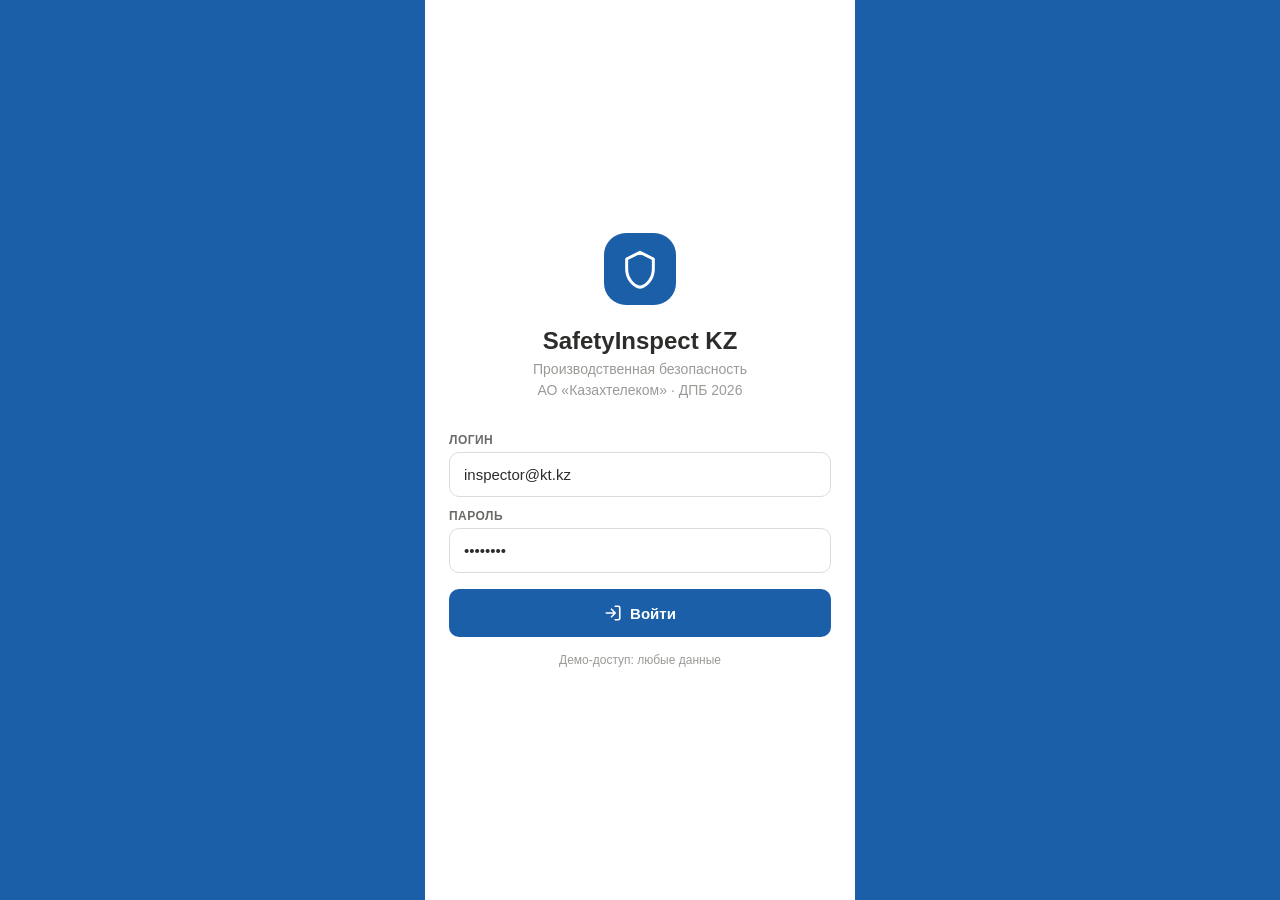
<file: index_3.html>
<!DOCTYPE html>
<html lang="ru">
<head>
<meta charset="UTF-8">
<meta name="viewport" content="width=device-width, initial-scale=1.0, maximum-scale=1.0, user-scalable=no">
<meta name="apple-mobile-web-app-capable" content="yes">
<meta name="apple-mobile-web-app-status-bar-style" content="default">
<meta name="theme-color" content="#1A5FA8">
<title>SafetyInspect KZ</title>
<style>
:root{
  --blue:#1A5FA8;--blue-dk:#0D3D6E;--blue-lt:#E8F1FB;
  --green:#2D7A3A;--green-lt:#E6F4E8;
  --red:#C0392B;--red-lt:#FDECEA;
  --amber:#B45309;--amber-lt:#FEF3C7;
  --purple:#534AB7;--purple-lt:#EEEDFE;
  --teal:#0F6E56;--teal-lt:#E1F5EE;
  --gray50:#F8F8F7;--gray100:#EFEFED;--gray200:#DDDCDA;
  --gray400:#9B9A97;--gray600:#6B6A67;--gray800:#2C2C2A;
  --white:#FFFFFF;
  --r-sm:6px;--r-md:10px;--r-lg:16px;--r-xl:22px;
}
*{box-sizing:border-box;margin:0;padding:0;-webkit-tap-highlight-color:transparent}
html,body{height:100%;font-family:-apple-system,BlinkMacSystemFont,'Segoe UI',Roboto,sans-serif;background:#1A5FA8;color:var(--gray800);font-size:15px}
#app{max-width:430px;min-height:100dvh;margin:0 auto;background:var(--gray50);display:flex;flex-direction:column;overflow:hidden;position:relative}
.screen{display:none;flex-direction:column;flex:1;overflow:hidden;min-height:0}
.screen.active{display:flex}
.scrollable{flex:1;overflow-y:auto;-webkit-overflow-scrolling:touch}

/* TOP BAR */
.topbar{background:var(--white);border-bottom:1px solid var(--gray100);height:52px;display:flex;align-items:center;padding:0 14px;gap:10px;flex-shrink:0;z-index:5}
.topbar-title{font-size:16px;font-weight:700;color:var(--gray800);flex:1;overflow:hidden;text-overflow:ellipsis;white-space:nowrap}
.btn-icon{background:none;border:none;cursor:pointer;color:var(--gray600);padding:6px;border-radius:var(--r-sm);line-height:1;display:flex;align-items:center;justify-content:center}
.btn-icon:active{background:var(--gray100)}
.btn-icon svg{width:22px;height:22px;stroke:currentColor;fill:none;stroke-width:2;stroke-linecap:round;stroke-linejoin:round}

/* BOTTOM NAV */
.bottomnav{background:var(--white);border-top:1px solid var(--gray100);display:flex;padding-bottom:env(safe-area-inset-bottom);flex-shrink:0}
.ntab{flex:1;display:flex;flex-direction:column;align-items:center;gap:3px;padding:8px 0 6px;background:none;border:none;cursor:pointer;font-size:10px;font-weight:600;letter-spacing:.01em;color:var(--gray400);font-family:inherit;transition:color .12s}
.ntab svg{width:22px;height:22px;stroke:currentColor;fill:none;stroke-width:1.8;stroke-linecap:round;stroke-linejoin:round}
.ntab.on{color:var(--blue)}

/* CARDS */
.card{background:var(--white);border-radius:var(--r-lg);border:1px solid var(--gray200);overflow:hidden}
.card-list{padding:0 12px;display:flex;flex-direction:column;gap:8px}
.sec-hdr{font-size:11px;font-weight:700;text-transform:uppercase;letter-spacing:.07em;color:var(--gray400);padding:14px 14px 7px}

/* FORM */
.fcard{background:var(--white);border-radius:var(--r-lg);border:1px solid var(--gray200);overflow:hidden;margin:0 12px 10px}
.field{padding:11px 14px;border-bottom:1px solid var(--gray100);display:flex;flex-direction:column;gap:5px}
.field:last-child{border-bottom:none}
.field.req .flbl::after{content:' *';color:var(--red)}
.flbl{font-size:11px;font-weight:700;color:var(--gray400);text-transform:uppercase;letter-spacing:.04em}
.finp{border:none;outline:none;font-size:15px;color:var(--gray800);background:transparent;width:100%;font-family:inherit;padding:0}
.finp::placeholder{color:var(--gray200)}
.fsel{border:none;outline:none;font-size:15px;color:var(--gray800);background:transparent;width:100%;font-family:inherit;padding:0;-webkit-appearance:none;cursor:pointer}
.fsel.ph{color:var(--gray200)}
.fsel:disabled{color:var(--gray200);cursor:not-allowed}

/* BUTTONS */
.btn-primary{width:100%;padding:15px;background:var(--blue);color:var(--white);border:none;border-radius:var(--r-md);font-size:15px;font-weight:700;cursor:pointer;font-family:inherit;display:flex;align-items:center;justify-content:center;gap:8px;transition:background .12s}
.btn-primary:active{background:var(--blue-dk)}
.btn-primary:disabled{background:var(--gray200);color:var(--gray400);cursor:not-allowed}
.btn-secondary{width:100%;padding:14px;background:var(--white);color:var(--blue);border:2px solid var(--blue);border-radius:var(--r-md);font-size:15px;font-weight:700;cursor:pointer;font-family:inherit;display:flex;align-items:center;justify-content:center;gap:8px}
.btn-ghost{width:100%;padding:12px;background:none;border:none;color:var(--gray600);font-size:14px;cursor:pointer;font-family:inherit}
.btn-primary svg,.btn-secondary svg{width:18px;height:18px;stroke:currentColor;fill:none;stroke-width:2.2;stroke-linecap:round;stroke-linejoin:round}
.btn-wrap{padding:10px 12px;display:flex;flex-direction:column;gap:8px}

/* BADGES */
.badge{font-size:11px;font-weight:700;padding:3px 9px;border-radius:20px;flex-shrink:0}
.b-open{background:var(--red-lt);color:var(--red)}
.b-work{background:var(--amber-lt);color:var(--amber)}
.b-done{background:var(--green-lt);color:var(--green)}
.b-over{background:#FEE2E2;color:#991B1B}

/* HERO STRIP */
.hero{background:var(--blue);padding:18px 14px 16px;color:var(--white)}
.hero-label{font-size:10px;text-transform:uppercase;letter-spacing:.08em;opacity:.7;margin-bottom:4px}
.hero-title{font-size:20px;font-weight:800;margin-bottom:14px}
.kpi3{display:grid;grid-template-columns:repeat(3,1fr);gap:7px}
.kpi-cell{background:rgba(255,255,255,.15);border-radius:var(--r-md);padding:10px 6px;text-align:center}
.kpi-n{font-size:22px;font-weight:800;line-height:1}
.kpi-l{font-size:10px;opacity:.75;margin-top:3px}

/* CHECKLIST */
.cl-progress{background:var(--white);border-bottom:1px solid var(--gray100);padding:10px 14px;flex-shrink:0}
.cl-prog-row{display:flex;justify-content:space-between;margin-bottom:6px}
.cl-prog-lbl{font-size:12px;color:var(--gray600)}
.cl-prog-pct{font-size:12px;font-weight:700;color:var(--blue)}
.prog-track{height:5px;background:var(--gray100);border-radius:3px}
.prog-fill{height:5px;background:var(--blue);border-radius:3px;transition:width .3s}

.items-list{padding:10px 12px;display:flex;flex-direction:column;gap:8px}
.icard{background:var(--white);border:1px solid var(--gray200);border-radius:var(--r-md);padding:13px}
.icard.yes{border-color:#86EFAC}
.icard.no{border-color:#FCA5A5}
.icard.na{border-color:var(--gray200)}
.inum{font-size:10px;font-weight:700;text-transform:uppercase;letter-spacing:.05em;color:var(--gray400);margin-bottom:5px}
.itext{font-size:14px;color:var(--gray800);line-height:1.5;margin-bottom:5px}
.inka{font-size:11px;color:var(--blue);margin-bottom:11px;line-height:1.4}
.ans-row{display:flex;gap:6px}
.ans-btn{flex:1;padding:9px 4px;border:1px solid var(--gray200);border-radius:var(--r-sm);background:var(--white);font-size:13px;font-weight:600;cursor:pointer;color:var(--gray600);font-family:inherit;transition:all .1s}
.ans-btn.yes.s{background:var(--green-lt);border-color:var(--green);color:var(--green)}
.ans-btn.no.s{background:var(--red-lt);border-color:var(--red);color:var(--red)}
.ans-btn.na.s{background:var(--gray100);border-color:var(--gray400);color:var(--gray600)}
.vbox{margin-top:9px;background:var(--gray50);border-radius:var(--r-sm);padding:10px;border:1px solid var(--gray200)}
.vlbl{font-size:11px;font-weight:700;color:var(--red);margin-bottom:6px}
.vtxt{width:100%;border:1px solid var(--gray200);border-radius:var(--r-sm);padding:8px 10px;font-size:13px;background:var(--white);color:var(--gray800);font-family:inherit;resize:none;outline:none}
.vtxt:focus{border-color:var(--blue)}
.photo-btn{display:flex;align-items:center;gap:7px;margin-top:7px;padding:8px 10px;border:1.5px dashed var(--gray200);border-radius:var(--r-sm);background:none;cursor:pointer;font-size:12px;color:var(--gray600);width:100%;font-family:inherit}
.photo-btn svg{width:16px;height:16px;stroke:currentColor;fill:none;stroke-width:1.8;flex-shrink:0}

/* ACT SCREEN */
.act-summary{display:grid;grid-template-columns:1fr 1fr;gap:7px;padding:12px}
.akpi{border-radius:var(--r-md);padding:10px 12px}
.akpi-n{font-size:22px;font-weight:800}
.akpi-l{font-size:10px;margin-top:2px}
.akpi.tot{background:var(--blue-lt)}.akpi.tot .akpi-n,.akpi.tot .akpi-l{color:var(--blue)}
.akpi.vio{background:var(--red-lt)}.akpi.vio .akpi-n,.akpi.vio .akpi-l{color:var(--red)}
.akpi.ok{background:var(--green-lt)}.akpi.ok .akpi-n,.akpi.ok .akpi-l{color:var(--green)}
.akpi.na{background:var(--gray100)}.akpi.na .akpi-n,.akpi.na .akpi-l{color:var(--gray600)}
.vio-item{background:var(--gray50);border-radius:var(--r-sm);padding:10px 12px;margin-bottom:8px;border:1px solid var(--gray200)}
.vio-n{font-size:10px;font-weight:700;color:var(--red);text-transform:uppercase;letter-spacing:.04em}
.vio-t{font-size:13px;color:var(--gray800);margin-top:3px;line-height:1.4}
.vio-npa{font-size:11px;color:var(--blue);margin-top:3px}
.vio-comm{font-size:11px;color:var(--gray600);margin-top:3px;font-style:italic}
.dl-row{display:flex;align-items:center;gap:8px;margin-top:7px}
.dl-lbl{font-size:11px;color:var(--gray600)}
.dl-inp{font-size:12px;border:1px solid var(--gray200);border-radius:var(--r-sm);padding:4px 8px;background:var(--white);color:var(--gray800);font-family:inherit}

/* SEND SCREEN */
.mgr-row{display:flex;align-items:center;gap:10px;padding:12px 14px;border-bottom:1px solid var(--gray100);cursor:pointer}
.mgr-row:last-child{border-bottom:none}
.mgr-row:active{background:var(--gray50)}
.mgr-ava{width:38px;height:38px;border-radius:50%;display:flex;align-items:center;justify-content:center;font-size:13px;font-weight:700;flex-shrink:0}
.mgr-name{font-size:14px;font-weight:600;color:var(--gray800)}
.mgr-role{font-size:11px;color:var(--gray400);margin-top:1px}
.mgr-check{margin-left:auto}
.mgr-check svg{width:22px;height:22px;stroke:currentColor;fill:none;stroke-width:2;stroke-linecap:round;stroke-linejoin:round;color:var(--gray200)}
.mgr-check svg.sel{color:var(--blue)}

/* TIMELINE */
.tl{padding:12px 14px;display:flex;flex-direction:column}
.tl-item{display:flex;gap:10px}
.tl-spine{display:flex;flex-direction:column;align-items:center;width:22px;flex-shrink:0}
.tl-dot{width:22px;height:22px;border-radius:50%;display:flex;align-items:center;justify-content:center;flex-shrink:0}
.tl-dot svg{width:12px;height:12px;stroke:currentColor;fill:none;stroke-width:2.5;stroke-linecap:round;stroke-linejoin:round}
.tl-dot.done{background:var(--green-lt);color:var(--green)}
.tl-dot.active{background:var(--blue);color:var(--white)}
.tl-dot.wait{background:var(--gray100);border:1.5px solid var(--gray200);color:var(--gray400)}
.tl-line{width:1.5px;flex:1;min-height:12px;background:var(--gray200);margin:3px 0}
.tl-body{flex:1;padding-bottom:14px}
.tl-title{font-size:13px;font-weight:700;color:var(--gray800)}
.tl-sub{font-size:11px;color:var(--gray400);margin-top:2px;line-height:1.4}
.tl-badge{display:inline-block;font-size:10px;font-weight:700;padding:2px 8px;border-radius:20px;margin-top:5px}

/* SENT SCREEN */
.sent-hero{background:var(--green-lt);border-bottom:1px solid #86EFAC;padding:24px 16px;text-align:center}
.sent-ico{width:60px;height:60px;background:var(--green);border-radius:50%;display:flex;align-items:center;justify-content:center;margin:0 auto 12px}
.sent-ico svg{width:30px;height:30px;stroke:#fff;fill:none;stroke-width:2.5;stroke-linecap:round;stroke-linejoin:round}
.sent-title{font-size:17px;font-weight:800;color:#1A4D22}
.sent-sub{font-size:13px;color:var(--green);margin-top:5px;line-height:1.5}

/* VIOLATIONS LIST */
.vrow{display:flex;align-items:flex-start;gap:9px;padding:10px 0;border-bottom:1px solid var(--gray100)}
.vrow:last-child{border-bottom:none}
.vdot{width:9px;height:9px;border-radius:50%;flex-shrink:0;margin-top:4px}
.vdot.open{background:var(--red)}.vdot.work{background:#D97706}.vdot.done{background:var(--green)}.vdot.over{background:#7F1D1D}
.vtext{font-size:13px;color:var(--gray800);line-height:1.4;flex:1}
.vmeta{font-size:11px;color:var(--gray400);margin-top:3px}

/* FROW (detail rows) */
.frow{display:flex;align-items:center;gap:10px;padding:11px 14px;border-bottom:1px solid var(--gray100)}
.frow:last-child{border-bottom:none}
.frow-ico{width:32px;height:32px;border-radius:var(--r-sm);display:flex;align-items:center;justify-content:center;flex-shrink:0}
.frow-ico svg{width:16px;height:16px;stroke:currentColor;fill:none;stroke-width:2;stroke-linecap:round;stroke-linejoin:round}
.frow-lbl{font-size:11px;color:var(--gray400);margin-bottom:1px}
.frow-val{font-size:13px;font-weight:600;color:var(--gray800)}

/* DASHBOARD */
.dash-hero{background:var(--blue);padding:18px 14px}
.dash-kpi{display:grid;grid-template-columns:1fr 1fr;gap:7px;margin-top:12px}
.dkpi{background:rgba(255,255,255,.15);border-radius:var(--r-md);padding:11px 10px}
.dkpi-n{font-size:24px;font-weight:800;color:var(--white)}
.dkpi-l{font-size:10px;color:rgba(255,255,255,.75);margin-top:2px}
.seg{display:flex;background:var(--gray100);border-radius:8px;padding:2px;margin:12px 12px 0}
.seg-btn{flex:1;padding:7px 4px;border:none;border-radius:6px;background:none;font-size:11px;font-weight:700;color:var(--gray400);cursor:pointer;font-family:inherit;transition:all .15s}
.seg-btn.on{background:var(--white);color:var(--blue)}
.bar-row{display:flex;align-items:center;gap:8px;padding:8px 14px;border-bottom:1px solid rgba(0,0,0,.04)}
.bar-row:last-child{border-bottom:none}
.bar-lbl{font-size:11px;color:var(--gray600);width:88px;flex-shrink:0;text-align:right;line-height:1.3}
.bar-track{flex:1;height:17px;background:var(--gray100);border-radius:4px;overflow:hidden}
.bar-fill{height:17px;border-radius:4px;transition:width .5s}
.bar-val{font-size:11px;color:var(--gray600);width:22px;flex-shrink:0;text-align:right}
.donut-wrap{padding:14px;display:flex;align-items:center;gap:14px}
.leg-row{display:flex;align-items:center;gap:7px;margin-bottom:7px}
.leg-dot{width:10px;height:10px;border-radius:50%;flex-shrink:0}
.leg-lbl{font-size:11px;color:var(--gray600);flex:1}
.leg-val{font-size:12px;font-weight:700;color:var(--gray800)}
.top-row{display:flex;align-items:flex-start;gap:8px;padding:10px 14px;border-bottom:1px solid var(--gray100)}
.top-row:last-child{border-bottom:none}
.top-num{width:22px;height:22px;border-radius:6px;background:var(--gray100);display:flex;align-items:center;justify-content:center;font-size:11px;font-weight:800;color:var(--gray600);flex-shrink:0;margin-top:1px}
.top-text{font-size:12px;color:var(--gray800);line-height:1.45;flex:1}
.top-npa{font-size:10px;color:var(--blue);margin-top:2px}
.top-cnt{font-size:13px;font-weight:800;color:var(--red);flex-shrink:0}
.reg-row{display:flex;align-items:center;gap:8px;padding:9px 14px;border-bottom:1px solid var(--gray100)}
.reg-row:last-child{border-bottom:none}
.reg-dot{width:8px;height:8px;border-radius:50%;flex-shrink:0}
.reg-name{font-size:12px;color:var(--gray800);flex:1}
.reg-bar{flex:0 0 70px;height:6px;background:var(--gray100);border-radius:3px;overflow:hidden}
.reg-fill{height:6px;border-radius:3px}
.reg-val{font-size:11px;color:var(--gray600);width:22px;text-align:right}
.idx-wrap{padding:14px 14px 10px;display:flex;flex-direction:column;align-items:center}
.idx-n{font-size:36px;font-weight:800;color:var(--blue);margin-top:6px}
.idx-bar{width:100%;height:8px;background:var(--gray100);border-radius:4px;overflow:hidden;margin-top:10px}
.idx-fill{height:8px;border-radius:4px;background:var(--blue);transition:width .6s}
.idx-foot{display:flex;justify-content:space-between;font-size:10px;color:var(--gray400);margin-top:5px}
.trend-row{display:flex;align-items:center;gap:8px;margin-bottom:8px}
.trend-m{font-size:11px;color:var(--gray600);width:32px;text-align:right;flex-shrink:0}
.trend-bar{height:20px;background:var(--red);border-radius:4px;min-width:4px;transition:width .5s}
.trend-n{font-size:11px;color:var(--gray600);margin-left:4px}

/* HISTORY */
.hist-card{background:var(--white);border:1px solid var(--gray200);border-radius:var(--r-lg);padding:13px;margin-bottom:8px;cursor:pointer}
.hist-row{display:flex;align-items:center;gap:10px;margin-bottom:8px}
.hist-icon{width:36px;height:36px;border-radius:var(--r-sm);display:flex;align-items:center;justify-content:center;font-size:18px;flex-shrink:0}
.hist-title{font-size:14px;font-weight:700;color:var(--gray800)}
.hist-sub{font-size:11px;color:var(--gray400);margin-top:2px}
.hist-prog{height:4px;background:var(--gray100);border-radius:2px;overflow:hidden}
.hist-fill{height:4px;border-radius:2px}

/* PROFILE */
.prof-ava{width:54px;height:54px;border-radius:50%;background:var(--blue-lt);display:flex;align-items:center;justify-content:center;font-size:17px;font-weight:800;color:var(--blue);flex-shrink:0}
.prof-row{display:flex;align-items:center;gap:11px;padding:12px 14px;border-bottom:1px solid var(--gray100)}
.prof-row:last-child{border-bottom:none}
.prof-ico{width:32px;height:32px;border-radius:var(--r-sm);background:var(--gray50);display:flex;align-items:center;justify-content:center;flex-shrink:0}
.prof-ico svg{width:16px;height:16px;stroke:var(--gray600);fill:none;stroke-width:2;stroke-linecap:round;stroke-linejoin:round}
.prof-lbl{flex:1;font-size:14px;color:var(--gray800)}
.prof-val{font-size:12px;color:var(--gray400)}
.prof-val.on{color:var(--green);font-weight:700}

/* LOGIN */
.login-bg{flex:1;display:flex;flex-direction:column;align-items:center;justify-content:center;padding:32px 24px;background:var(--white)}
.login-logo{width:72px;height:72px;background:var(--blue);border-radius:22px;display:flex;align-items:center;justify-content:center;margin-bottom:22px}
.login-logo svg{width:40px;height:40px;stroke:#fff;fill:none;stroke-width:1.8;stroke-linecap:round;stroke-linejoin:round}
.login-title{font-size:24px;font-weight:800;color:var(--gray800);margin-bottom:4px}
.login-sub{font-size:14px;color:var(--gray400);margin-bottom:32px;text-align:center;line-height:1.5}
.login-form{width:100%;display:flex;flex-direction:column;gap:12px}
.input-wrap{display:flex;flex-direction:column;gap:5px}
.input-lbl{font-size:12px;font-weight:700;color:var(--gray600);text-transform:uppercase;letter-spacing:.04em}
.text-inp{border:1px solid var(--gray200);border-radius:var(--r-md);padding:13px 14px;font-size:15px;color:var(--gray800);background:var(--white);font-family:inherit;outline:none;transition:border-color .15s}
.text-inp:focus{border-color:var(--blue)}
.login-hint{font-size:12px;color:var(--gray400);text-align:center;margin-top:4px}

/* UTILS */
.err-msg{font-size:11px;color:var(--red);padding:0 12px 10px;display:none}
.err-msg.show{display:block}
.notice{background:var(--blue-lt);border-radius:var(--r-md);padding:10px 12px;font-size:12px;color:var(--blue);margin:0 12px 10px;line-height:1.5}
.notif-card{background:var(--white);border:1px solid var(--gray200);border-radius:var(--r-md);padding:12px;margin:0 12px 8px;display:flex;gap:10px;align-items:flex-start}
.notif-ico{width:36px;height:36px;border-radius:var(--r-sm);display:flex;align-items:center;justify-content:center;flex-shrink:0}
.notif-ico svg{width:18px;height:18px;stroke:currentColor;fill:none;stroke-width:2}
.notif-title{font-size:13px;font-weight:700;color:var(--gray800)}
.notif-sub{font-size:11px;color:var(--gray400);margin-top:2px;line-height:1.4}
.notif-time{font-size:10px;color:var(--gray400);margin-top:4px}
.ok-check{margin-left:auto;color:var(--green)}
.ok-check svg{width:18px;height:18px;stroke:currentColor;fill:none;stroke-width:2.5}
</style>
</head>
<body>
<div id="app">

<!-- ═══════════════════════════════════════
     ЭКРАН 1 — ЛОГИН
═══════════════════════════════════════ -->
<div class="screen active" id="sc-login">
  <div class="login-bg">
    <div class="login-logo">
      <svg viewBox="0 0 24 24"><path d="M12 2L4 6v6c0 5.25 3.5 10.15 8 11 4.5-.85 8-5.75 8-11V6L12 2z"/></svg>
    </div>
    <div class="login-title">SafetyInspect KZ</div>
    <div class="login-sub">Производственная безопасность<br>АО «Казахтелеком» · ДПБ 2026</div>
    <div class="login-form">
      <div class="input-wrap">
        <div class="input-lbl">Логин</div>
        <input class="text-inp" id="l-user" type="text" placeholder="email@kt.kz" value="inspector@kt.kz">
      </div>
      <div class="input-wrap">
        <div class="input-lbl">Пароль</div>
        <input class="text-inp" id="l-pass" type="password" placeholder="••••••••" value="demo1234">
      </div>
      <button class="btn-primary" style="margin-top:4px" onclick="doLogin()">
        <svg viewBox="0 0 24 24"><path d="M15 3h4a2 2 0 012 2v14a2 2 0 01-2 2h-4M10 17l5-5-5-5M15 12H3"/></svg>
        Войти
      </button>
      <div class="login-hint">Демо-доступ: любые данные</div>
    </div>
  </div>
</div>

<!-- ═══════════════════════════════════════
     ЭКРАН 2 — ГЛАВНАЯ
═══════════════════════════════════════ -->
<div class="screen" id="sc-home">
  <div class="hero">
    <div class="hero-label">АО «Казахтелеком» · ДПБ-филиал · Астана</div>
    <div class="hero-title">Инспекции 2026</div>
    <div class="kpi3">
      <div class="kpi-cell"><div class="kpi-n" id="kh-insp">3</div><div class="kpi-l">Инспекций</div></div>
      <div class="kpi-cell"><div class="kpi-n" id="kh-viol">12</div><div class="kpi-l">Нарушений</div></div>
      <div class="kpi-cell"><div class="kpi-n" id="kh-open">5</div><div class="kpi-l">Открытых</div></div>
    </div>
  </div>
  <div class="scrollable">
    <div class="sec-hdr">Начать проверку</div>
    <div class="card-list" id="home-sections"></div>
    <div class="sec-hdr">Открытые нарушения</div>
    <div style="padding:0 12px 14px">
      <div class="vrow"><div class="vdot open"></div><div class="vtext">Огнетушители в зоне АГП не прошли перезарядку<div class="vmeta">Транспорт · Приказ МВД № 534, п. 38 · До 20.06.2026</div></div><span class="badge b-open">Открыто</span></div>
      <div class="vrow"><div class="vdot work"></div><div class="vtext">Диэлектрический коврик отсутствует перед стойкой №3<div class="vmeta">Техн. пом. · Распоряжение № 253, п. 55 · До 15.06.2026</div></div><span class="badge b-work">В работе</span></div>
      <div class="vrow"><div class="vdot done"></div><div class="vtext">Журнал инструктажей по ПБ не заполнен за апрель<div class="vmeta">Документация · Приказ МЧС № 276, п. 9 · Закрыто</div></div><span class="badge b-done">Закрыто</span></div>
    </div>
  </div>
  <div class="bottomnav" id="bnav-home">
    <button class="ntab on" onclick="mainTab('home')"><svg viewBox="0 0 24 24"><path d="M3 9l9-7 9 7v11a2 2 0 01-2 2H5a2 2 0 01-2-2z"/><polyline points="9 22 9 12 15 12 15 22"/></svg>Главная</button>
    <button class="ntab" onclick="mainTab('dash')"><svg viewBox="0 0 24 24"><rect x="18" y="3" width="4" height="18"/><rect x="10" y="8" width="4" height="13"/><rect x="2" y="13" width="4" height="8"/></svg>Дашборд</button>
    <button class="ntab" onclick="mainTab('history')"><svg viewBox="0 0 24 24"><circle cx="12" cy="12" r="10"/><polyline points="12 6 12 12 16 14"/></svg>История</button>
    <button class="ntab" onclick="mainTab('profile')"><svg viewBox="0 0 24 24"><path d="M20 21v-2a4 4 0 00-4-4H8a4 4 0 00-4 4v2"/><circle cx="12" cy="7" r="4"/></svg>Профиль</button>
  </div>
</div>

<!-- ═══════════════════════════════════════
     ЭКРАН 3 — НОВАЯ ИНСПЕКЦИЯ (ФОРМА)
═══════════════════════════════════════ -->
<div class="screen" id="sc-newform">
  <div class="topbar">
    <button class="btn-icon" onclick="goHome()" aria-label="Назад"><svg viewBox="0 0 24 24"><polyline points="15 18 9 12 15 6"/></svg></button>
    <div class="topbar-title">Новая инспекция</div>
    <span style="font-size:11px;color:var(--gray400)">ДПБ 2026</span>
  </div>
  <div class="scrollable">
    <div class="sec-hdr" style="padding-top:10px">Место проведения</div>
    <div class="fcard">
      <div class="field req"><div class="flbl">Регион</div>
        <select class="fsel ph" id="f-region" onchange="onRegion()">
          <option value="">Выберите регион...</option>
          <option value="Алматинский">Алматинский регион</option>
          <option value="Восточный">Восточный регион</option>
          <option value="Западный">Западный регион</option>
          <option value="Северный">Северный регион</option>
          <option value="Центральный">Центральный регион</option>
          <option value="Южный">Южный регион</option>
        </select>
      </div>
      <div class="field req"><div class="flbl">Область / город</div>
        <select class="fsel ph" id="f-oblast" onchange="onOblast()" disabled><option value="">Сначала выберите регион...</option></select>
      </div>
      <div class="field req"><div class="flbl">Населённый пункт</div><input class="finp" id="f-city" placeholder="Город, посёлок, село..." type="text"></div>
      <div class="field req"><div class="flbl">Адрес объекта</div><input class="finp" id="f-address" placeholder="Улица, дом, корпус..." type="text"></div>
    </div>

    <div class="sec-hdr">Организация</div>
    <div class="fcard">
      <div class="field req"><div class="flbl">Филиал АО «Казахтелеком»</div>
        <select class="fsel ph" id="f-filial" onchange="onFilial()" disabled><option value="">Сначала выберите область...</option></select>
      </div>
      <div class="field req"><div class="flbl">Структурное подразделение</div>
        <select class="fsel ph" id="f-dept" disabled><option value="">Сначала выберите филиал...</option></select>
      </div>
      <div class="field"><div class="flbl">Наименование объекта</div><input class="finp" id="f-object" placeholder="АТС, узел связи, гараж..." type="text"></div>
    </div>

    <div class="sec-hdr">Инспектор</div>
    <div class="fcard">
      <div class="field req"><div class="flbl">Ф.И.О. проверяющего</div><input class="finp" id="f-inspector" value="Сейткали Айдос Маратович" type="text"></div>
      <div class="field req"><div class="flbl">Должность</div><input class="finp" id="f-position" value="Инспектор по ОТ/ПБ" type="text"></div>
      <div class="field req"><div class="flbl">Дата проверки</div><input class="finp" id="f-date" type="date" value="2026-06-10"></div>
    </div>

    <div class="sec-hdr">Ответственные на объекте</div>
    <div class="fcard">
      <div class="field"><div class="flbl">Ответственный по объекту</div><input class="finp" id="f-resp" placeholder="Ф.И.О. ответственного" type="text"></div>
      <div class="field"><div class="flbl">Контактный телефон</div><input class="finp" id="f-phone" placeholder="+7 (___) ___-__-__" type="tel"></div>
    </div>

    <div class="err-msg" id="err-form">Заполните все обязательные поля (*)</div>
    <div class="btn-wrap"><button class="btn-primary" onclick="goChooseSection()">
      <svg viewBox="0 0 24 24"><polyline points="9 11 12 14 22 4"/><path d="M21 12v7a2 2 0 01-2 2H5a2 2 0 01-2-2V5a2 2 0 012-2h11"/></svg>
      Выбрать раздел
    </button></div>
  </div>
</div>

<!-- ═══════════════════════════════════════
     ЭКРАН 4 — ВЫБОР РАЗДЕЛА
═══════════════════════════════════════ -->
<div class="screen" id="sc-sections">
  <div class="topbar">
    <button class="btn-icon" onclick="showScreen('sc-newform')" aria-label="Назад"><svg viewBox="0 0 24 24"><polyline points="15 18 9 12 15 6"/></svg></button>
    <div class="topbar-title">Выбор раздела</div>
  </div>
  <div style="background:var(--blue-lt);padding:10px 14px;border-bottom:1px solid var(--gray100)">
    <div style="font-size:12px;color:var(--blue);font-weight:600" id="sec-obj-label">Объект: —</div>
  </div>
  <div class="scrollable">
    <div class="sec-hdr" style="padding-top:12px">Разделы чек-листа ДПБ 2026</div>
    <div class="card-list" id="section-cards" style="padding-bottom:14px"></div>
  </div>
</div>

<!-- ═══════════════════════════════════════
     ЭКРАН 5 — ЧЕК-ЛИСТ
═══════════════════════════════════════ -->
<div class="screen" id="sc-checklist">
  <div class="topbar">
    <button class="btn-icon" onclick="showScreen('sc-sections')" aria-label="Назад"><svg viewBox="0 0 24 24"><polyline points="15 18 9 12 15 6"/></svg></button>
    <div class="topbar-title" id="cl-title">Чек-лист</div>
    <span style="font-size:11px;background:var(--blue-lt);color:var(--blue);padding:3px 8px;border-radius:20px;font-weight:700;white-space:nowrap">
      <svg style="width:11px;height:11px;stroke:currentColor;fill:none;stroke-width:2;vertical-align:-1px;margin-right:2px" viewBox="0 0 24 24"><line x1="1" y1="1" x2="23" y2="23"/><path d="M16.72 11.06A10.94 10.94 0 0119 12.55M5 12.55a10.94 10.94 0 015.17-2.39M10.71 5.05A16 16 0 0122.56 9M1.42 9a15.91 15.91 0 014.7-2.88M12 20h.01"/></svg>
      Офлайн
    </span>
  </div>
  <div class="cl-progress">
    <div class="cl-prog-row">
      <span class="cl-prog-lbl" id="cl-prog-lbl">0 из 0</span>
      <span class="cl-prog-pct" id="cl-prog-pct">0%</span>
    </div>
    <div class="prog-track"><div class="prog-fill" id="cl-prog-fill" style="width:0%"></div></div>
  </div>
  <div class="scrollable">
    <div class="items-list" id="cl-items"></div>
  </div>
  <div style="padding:10px 12px 12px;flex-shrink:0">
    <button class="btn-primary" id="fin-btn" onclick="finishChecklist()" disabled>
      <svg viewBox="0 0 24 24"><polyline points="9 11 12 14 22 4"/><path d="M21 12v7a2 2 0 01-2 2H5a2 2 0 01-2-2V5a2 2 0 012-2h11"/></svg>
      Завершить и сформировать акт
    </button>
  </div>
</div>

<!-- ═══════════════════════════════════════
     ЭКРАН 6 — АКТ СФОРМИРОВАН
═══════════════════════════════════════ -->
<div class="screen" id="sc-act">
  <div class="topbar">
    <button class="btn-icon" onclick="goHome()" aria-label="Назад"><svg viewBox="0 0 24 24"><polyline points="15 18 9 12 15 6"/></svg></button>
    <div class="topbar-title">Акт сформирован</div>
  </div>
  <div class="scrollable">
    <div style="background:var(--green-lt);border-bottom:1px solid #86EFAC;padding:14px;display:flex;align-items:center;gap:12px">
      <div style="width:46px;height:46px;background:var(--green);border-radius:var(--r-md);display:flex;align-items:center;justify-content:center;flex-shrink:0">
        <svg style="width:24px;height:24px;stroke:#fff;fill:none;stroke-width:2.5;stroke-linecap:round;stroke-linejoin:round" viewBox="0 0 24 24"><polyline points="20 6 9 17 4 12"/></svg>
      </div>
      <div>
        <div style="font-size:15px;font-weight:800;color:#1A4D22" id="act-title-label">Акт инспекции</div>
        <div style="font-size:12px;color:var(--green);margin-top:2px" id="act-date-label"></div>
      </div>
    </div>
    <div class="act-summary">
      <div class="akpi tot"><div class="akpi-n" id="a-tot">0</div><div class="akpi-l">Пунктов</div></div>
      <div class="akpi vio"><div class="akpi-n" id="a-vio">0</div><div class="akpi-l">Нарушений</div></div>
      <div class="akpi ok"><div class="akpi-n" id="a-ok">0</div><div class="akpi-l">Соответствий</div></div>
      <div class="akpi na"><div class="akpi-n" id="a-na">0</div><div class="akpi-l">Не применимо</div></div>
    </div>
    <div class="sec-hdr">Нарушения с предписанием</div>
    <div style="padding:0 12px 4px" id="act-viols"></div>
    <div class="btn-wrap">
      <button class="btn-primary" onclick="showScreen('sc-send')">
        <svg viewBox="0 0 24 24"><line x1="22" y1="2" x2="11" y2="13"/><polygon points="22 2 15 22 11 13 2 9 22 2"/></svg>
        Направить на исполнение
      </button>
      <button class="btn-secondary" onclick="generatePdf()">
        <svg viewBox="0 0 24 24"><polyline points="6 9 6 2 18 2 18 9"/><path d="M6 18H4a2 2 0 01-2-2v-5a2 2 0 012-2h16a2 2 0 012 2v5a2 2 0 01-2 2h-2"/><rect x="6" y="14" width="12" height="8"/></svg>
        Скачать PDF-акт
      </button>
    </div>
  </div>
</div>

<!-- ═══════════════════════════════════════
     ЭКРАН 7 — НАПРАВИТЬ НА ИСПОЛНЕНИЕ
═══════════════════════════════════════ -->
<div class="screen" id="sc-send">
  <div class="topbar">
    <button class="btn-icon" onclick="showScreen('sc-act')" aria-label="Назад"><svg viewBox="0 0 24 24"><polyline points="15 18 9 12 15 6"/></svg></button>
    <div class="topbar-title">На исполнение</div>
  </div>
  <div class="scrollable">
    <div class="sec-hdr" style="padding-top:12px">Ответственный руководитель</div>
    <div class="fcard">
      <div class="mgr-row" onclick="selMgr(this,'АС','Асанов Серик Болатович','Руководитель ДПБ-филиала')" id="mgr-0">
        <div class="mgr-ava" style="background:var(--blue-lt);color:var(--blue)">АС</div>
        <div><div class="mgr-name">Асанов Серик Болатович</div><div class="mgr-role">Руководитель ДПБ-филиала</div></div>
        <div class="mgr-check"><svg viewBox="0 0 24 24"><circle cx="12" cy="12" r="10"/></svg></div>
      </div>
      <div class="mgr-row" onclick="selMgr(this,'НК','Нурланов Кайрат Сейткалиевич','Зам. руководителя по ПБ')" id="mgr-1">
        <div class="mgr-ava" style="background:var(--purple-lt);color:var(--purple)">НК</div>
        <div><div class="mgr-name">Нурланов Кайрат Сейткалиевич</div><div class="mgr-role">Зам. руководителя по ПБ</div></div>
        <div class="mgr-check"><svg viewBox="0 0 24 24"><circle cx="12" cy="12" r="10"/></svg></div>
      </div>
      <div class="mgr-row" onclick="selMgr(this,'ДМ','Джаксыбекова Молдир Ахметовна','Начальник отдела ОТ')" id="mgr-2">
        <div class="mgr-ava" style="background:var(--teal-lt);color:var(--teal)">ДМ</div>
        <div><div class="mgr-name">Джаксыбекова Молдир Ахметовна</div><div class="mgr-role">Начальник отдела ОТ</div></div>
        <div class="mgr-check"><svg viewBox="0 0 24 24"><circle cx="12" cy="12" r="10"/></svg></div>
      </div>
    </div>

    <div class="sec-hdr">Канал уведомления</div>
    <div class="fcard">
      <div class="field"><div class="flbl">Способ отправки</div>
        <select class="fsel" id="notif-ch">
          <option>Push-уведомление + Email</option>
          <option>Только Push-уведомление</option>
          <option>Только Email</option>
        </select>
      </div>
      <div class="field"><div class="flbl">Комментарий к предписанию</div>
        <input class="finp" id="send-comment" placeholder="Дополнительные указания..." type="text">
      </div>
    </div>

    <div class="sec-hdr">Маршрут согласования</div>
    <div class="fcard">
      <div class="tl">
        <div class="tl-item"><div class="tl-spine"><div class="tl-dot done"><svg viewBox="0 0 24 24"><polyline points="20 6 9 17 4 12"/></svg></div><div class="tl-line"></div></div><div class="tl-body"><div class="tl-title">Инспектор заполнил акт</div><div class="tl-sub">Сейткали А.М. · 10.06.2026</div><span class="tl-badge" style="background:var(--green-lt);color:var(--green)">Выполнено</span></div></div>
        <div class="tl-item"><div class="tl-spine"><div class="tl-dot active"><svg viewBox="0 0 24 24"><line x1="22" y1="2" x2="11" y2="13"/><polygon points="22 2 15 22 11 13 2 9 22 2"/></svg></div><div class="tl-line"></div></div><div class="tl-body"><div class="tl-title">Направление на исполнение</div><div class="tl-sub">Ожидает отправки руководителю</div><span class="tl-badge" style="background:var(--blue-lt);color:var(--blue)">Текущий шаг</span></div></div>
        <div class="tl-item"><div class="tl-spine"><div class="tl-dot wait"><svg viewBox="0 0 24 24"><circle cx="12" cy="12" r="10"/><polyline points="12 6 12 12 16 14"/></svg></div><div class="tl-line"></div></div><div class="tl-body"><div class="tl-title">Принятие руководителем</div><div class="tl-sub">Назначение исполнителей</div><span class="tl-badge" style="background:var(--gray100);color:var(--gray600)">Ожидание</span></div></div>
        <div class="tl-item"><div class="tl-spine"><div class="tl-dot wait"><svg viewBox="0 0 24 24"><path d="M14.7 6.3a1 1 0 000 1.4l1.6 1.6a1 1 0 001.4 0l3.77-3.77a6 6 0 01-7.94 7.94l-6.91 6.91a2.12 2.12 0 01-3-3l6.91-6.91a6 6 0 017.94-7.94l-3.76 3.76z"/></svg></div><div class="tl-line"></div></div><div class="tl-body"><div class="tl-title">Устранение нарушений</div><div class="tl-sub">Исполнители загружают фото-подтверждения</div><span class="tl-badge" style="background:var(--gray100);color:var(--gray600)">Ожидание</span></div></div>
        <div class="tl-item"><div class="tl-spine"><div class="tl-dot wait"><svg viewBox="0 0 24 24"><path d="M22 11.08V12a10 10 0 11-5.93-9.14"/><polyline points="22 4 12 14.01 9 11.01"/></svg></div></div><div class="tl-body" style="padding-bottom:4px"><div class="tl-title">Закрытие акта инспектором</div><div class="tl-sub">Подтверждение устранения нарушений</div><span class="tl-badge" style="background:var(--gray100);color:var(--gray600)">Ожидание</span></div></div>
      </div>
    </div>

    <div class="err-msg" id="err-mgr">Выберите ответственного руководителя</div>
    <div class="btn-wrap">
      <button class="btn-primary" onclick="confirmSend()">
        <svg viewBox="0 0 24 24"><line x1="22" y1="2" x2="11" y2="13"/><polygon points="22 2 15 22 11 13 2 9 22 2"/></svg>
        Отправить предписание
      </button>
      <button class="btn-ghost" onclick="showScreen('sc-act')">Отмена</button>
    </div>
  </div>
</div>

<!-- ═══════════════════════════════════════
     ЭКРАН 8 — УСПЕШНАЯ ОТПРАВКА
═══════════════════════════════════════ -->
<div class="screen" id="sc-sent">
  <div class="topbar"><div class="topbar-title">Предписание отправлено</div></div>
  <div class="scrollable">
    <div class="sent-hero">
      <div class="sent-ico"><svg viewBox="0 0 24 24"><path d="M22 11.08V12a10 10 0 11-5.93-9.14"/><polyline points="22 4 12 14.01 9 11.01"/></svg></div>
      <div class="sent-title">Акт направлен на исполнение</div>
      <div class="sent-sub" id="sent-sub">Руководитель получил уведомление</div>
    </div>
    <div class="sec-hdr">Уведомления отправлены</div>
    <div class="notif-card">
      <div class="notif-ico" style="background:var(--blue-lt);color:var(--blue)"><svg viewBox="0 0 24 24"><rect x="5" y="2" width="14" height="20" rx="2"/><line x1="12" y1="18" x2="12.01" y2="18"/></svg></div>
      <div style="flex:1"><div class="notif-title">Push-уведомление</div><div class="notif-sub" id="notif-p">Отправлено на телефон руководителя</div><div class="notif-time">Только что · Доставлено</div></div>
      <div class="ok-check"><svg viewBox="0 0 24 24"><polyline points="20 6 9 17 4 12"/></svg></div>
    </div>
    <div class="notif-card">
      <div class="notif-ico" style="background:var(--green-lt);color:var(--green)"><svg viewBox="0 0 24 24"><path d="M4 4h16c1.1 0 2 .9 2 2v12c0 1.1-.9 2-2 2H4c-1.1 0-2-.9-2-2V6c0-1.1.9-2 2-2z"/><polyline points="22,6 12,13 2,6"/></svg></div>
      <div style="flex:1"><div class="notif-title">Email с PDF-актом</div><div class="notif-sub" id="notif-e">Акт и предписание во вложении</div><div class="notif-time">Только что · Отправлено</div></div>
      <div class="ok-check"><svg viewBox="0 0 24 24"><polyline points="20 6 9 17 4 12"/></svg></div>
    </div>
    <div class="sec-hdr">Мероприятия по устранению</div>
    <div style="padding:0 12px 4px" id="sent-viols"></div>
    <div class="sec-hdr">Ответственный руководитель</div>
    <div class="fcard">
      <div class="frow">
        <div class="frow-ico" style="background:var(--blue-lt);color:var(--blue)">
          <svg viewBox="0 0 24 24"><path d="M20 21v-2a4 4 0 00-4-4H8a4 4 0 00-4 4v2"/><circle cx="12" cy="7" r="4"/></svg>
        </div>
        <div style="flex:1"><div class="frow-lbl">Руководитель</div><div class="frow-val" id="sent-mgr-name">—</div></div>
      </div>
      <div class="frow">
        <div class="frow-ico" style="background:var(--amber-lt);color:var(--amber)">
          <svg viewBox="0 0 24 24"><circle cx="12" cy="12" r="10"/><polyline points="12 6 12 12 16 14"/></svg>
        </div>
        <div style="flex:1"><div class="frow-lbl">Статус</div><div class="frow-val">Уведомлён, ожидает принятия</div></div>
      </div>
      <div class="frow">
        <div class="frow-ico" style="background:var(--red-lt);color:var(--red)">
          <svg viewBox="0 0 24 24"><rect x="3" y="4" width="18" height="18" rx="2"/><line x1="16" y1="2" x2="16" y2="6"/><line x1="8" y1="2" x2="8" y2="6"/><line x1="3" y1="10" x2="21" y2="10"/></svg>
        </div>
        <div style="flex:1"><div class="frow-lbl">Ближайший срок устранения</div><div class="frow-val" style="color:var(--red)" id="sent-deadline">—</div></div>
      </div>
    </div>
    <div class="btn-wrap">
      <button class="btn-primary" onclick="goHome()">
        <svg viewBox="0 0 24 24"><path d="M3 9l9-7 9 7v11a2 2 0 01-2 2H5a2 2 0 01-2-2z"/><polyline points="9 22 9 12 15 12 15 22"/></svg>
        На главную
      </button>
      <button class="btn-secondary" onclick="mainTab('dash'); goHome();">
        <svg viewBox="0 0 24 24"><rect x="18" y="3" width="4" height="18"/><rect x="10" y="8" width="4" height="13"/><rect x="2" y="13" width="4" height="8"/></svg>
        Открыть дашборд
      </button>
    </div>
  </div>
</div>

<!-- ═══════════════════════════════════════
     ЭКРАН 9 — ДАШБОРД
═══════════════════════════════════════ -->
<div class="screen" id="sc-dash">
  <div class="topbar">
    <div class="topbar-title">Анализ нарушений</div>
    <select style="font-size:11px;border:1px solid var(--gray200);border-radius:var(--r-sm);padding:4px 8px;background:var(--white);color:var(--gray800);font-family:inherit" onchange="switchPeriod(this.value)">
      <option value="month">Июнь 2026</option>
      <option value="quarter">II кв. 2026</option>
      <option value="year">2026 год</option>
    </select>
  </div>
  <div class="scrollable">
    <div class="dash-hero">
      <div style="font-size:11px;color:rgba(255,255,255,.7);text-transform:uppercase;letter-spacing:.07em;margin-bottom:10px">АО «Казахтелеком» · ДПБ 2026</div>
      <div style="display:grid;grid-template-columns:repeat(3,1fr);gap:7px">
        <div class="dkpi"><div class="dkpi-n" id="d-insp">14</div><div class="dkpi-l">Инспекций</div></div>
        <div class="dkpi"><div class="dkpi-n" id="d-viol">47</div><div class="dkpi-l">Нарушений</div></div>
        <div class="dkpi"><div class="dkpi-n" id="d-idx">62%</div><div class="dkpi-l">Индекс ПБ</div></div>
      </div>
    </div>
    <div class="seg">
      <button class="seg-btn on" onclick="dashTab('overview',this)">Обзор</button>
      <button class="seg-btn" onclick="dashTab('sections',this)">Разделы</button>
      <button class="seg-btn" onclick="dashTab('regions',this)">Регионы</button>
      <button class="seg-btn" onclick="dashTab('top',this)">Топ</button>
    </div>

    <!-- Обзор -->
    <div id="dt-overview">
      <div style="display:grid;grid-template-columns:1fr 1fr;gap:7px;padding:12px 12px 4px">
        <div class="akpi vio" style="border-radius:var(--r-md)"><div class="akpi-n" id="d-open">18</div><div class="akpi-l">Открытых</div></div>
        <div class="akpi" style="background:var(--amber-lt);border-radius:var(--r-md)"><div class="akpi-n" style="color:var(--amber)" id="d-work">11</div><div class="akpi-l" style="color:var(--amber)">В работе</div></div>
        <div class="akpi ok" style="border-radius:var(--r-md)"><div class="akpi-n" id="d-done">18</div><div class="akpi-l">Закрыто</div></div>
        <div class="akpi" style="background:#FEE2E2;border-radius:var(--r-md)"><div class="akpi-n" style="color:#991B1B" id="d-over">4</div><div class="akpi-l" style="color:#991B1B">Просрочено</div></div>
      </div>
      <div class="sec-hdr">Динамика нарушений</div>
      <div class="fcard"><div style="padding:12px 14px 6px" id="trend-wrap"></div></div>
      <div class="sec-hdr">Индекс безопасности</div>
      <div class="fcard">
        <div class="idx-wrap">
          <div style="font-size:11px;color:var(--gray400)">Закрыто / всего нарушений</div>
          <div class="idx-n" id="idx-n">62%</div>
          <div style="font-size:12px;color:var(--gray600)">Индекс производственной безопасности</div>
          <div class="idx-bar"><div class="idx-fill" id="idx-fill" style="width:62%"></div></div>
          <div class="idx-foot"><span>0%</span><span id="idx-prev">Пред. период: 55%</span><span>100%</span></div>
        </div>
        <div style="display:grid;grid-template-columns:1fr 1fr 1fr;border-top:1px solid var(--gray100)">
          <div style="padding:9px;text-align:center;border-right:1px solid var(--gray100)"><div style="font-size:15px;font-weight:800;color:var(--green)" id="idx-cur">62%</div><div style="font-size:10px;color:var(--gray400);margin-top:1px">Текущий</div></div>
          <div style="padding:9px;text-align:center;border-right:1px solid var(--gray100)"><div style="font-size:15px;font-weight:800;color:var(--amber)" id="idx-prev2">55%</div><div style="font-size:10px;color:var(--gray400);margin-top:1px">Пред. период</div></div>
          <div style="padding:9px;text-align:center"><div style="font-size:15px;font-weight:800;color:var(--blue)" id="idx-delta">+7%</div><div style="font-size:10px;color:var(--gray400);margin-top:1px">Прирост</div></div>
        </div>
      </div>
      <div class="sec-hdr">Статус мероприятий</div>
      <div class="fcard">
        <div class="donut-wrap">
          <svg width="88" height="88" viewBox="0 0 88 88">
            <circle cx="44" cy="44" r="32" fill="none" stroke="#f2f2f7" stroke-width="12"/>
            <circle cx="44" cy="44" r="32" fill="none" stroke="#E24B4A" stroke-width="12" stroke-dasharray="48 153" stroke-dashoffset="0" transform="rotate(-90 44 44)"/>
            <circle cx="44" cy="44" r="32" fill="none" stroke="#D97706" stroke-width="12" stroke-dasharray="29 172" stroke-dashoffset="-48" transform="rotate(-90 44 44)"/>
            <circle cx="44" cy="44" r="32" fill="none" stroke="#2D7A3A" stroke-width="12" stroke-dasharray="48 153" stroke-dashoffset="-77" transform="rotate(-90 44 44)"/>
            <circle cx="44" cy="44" r="32" fill="none" stroke="#9B9A97" stroke-width="12" stroke-dasharray="11 190" stroke-dashoffset="-125" transform="rotate(-90 44 44)"/>
            <text x="44" y="40" text-anchor="middle" font-size="14" font-weight="800" fill="#2C2C2A">47</text>
            <text x="44" y="52" text-anchor="middle" font-size="9" fill="#9B9A97">нарушений</text>
          </svg>
          <div style="flex:1">
            <div class="leg-row"><div class="leg-dot" style="background:#E24B4A"></div><div class="leg-lbl">Открыто</div><div class="leg-val">18</div></div>
            <div class="leg-row"><div class="leg-dot" style="background:#D97706"></div><div class="leg-lbl">В работе</div><div class="leg-val">11</div></div>
            <div class="leg-row"><div class="leg-dot" style="background:#2D7A3A"></div><div class="leg-lbl">Закрыто</div><div class="leg-val">18</div></div>
            <div class="leg-row" style="margin-bottom:0"><div class="leg-dot" style="background:#9B9A97"></div><div class="leg-lbl">Просрочено</div><div class="leg-val">4</div></div>
          </div>
        </div>
      </div>
    </div>

    <!-- Разделы -->
    <div id="dt-sections" style="display:none">
      <div class="sec-hdr">Нарушений по разделу чек-листа</div>
      <div class="fcard">
        <div class="bar-row"><div class="bar-lbl">Транспорт</div><div class="bar-track"><div class="bar-fill" style="width:85%;background:#E24B4A"></div></div><div class="bar-val">14</div></div>
        <div class="bar-row"><div class="bar-lbl">Техн. пом.</div><div class="bar-track"><div class="bar-fill" style="width:60%;background:#D97706"></div></div><div class="bar-val">10</div></div>
        <div class="bar-row"><div class="bar-lbl">Документы</div><div class="bar-track"><div class="bar-fill" style="width:42%;background:#D97706"></div></div><div class="bar-val">7</div></div>
        <div class="bar-row"><div class="bar-lbl">Территории</div><div class="bar-track"><div class="bar-fill" style="width:30%;background:#2D7A3A"></div></div><div class="bar-val">5</div></div>
        <div class="bar-row"><div class="bar-lbl">Здания</div><div class="bar-track"><div class="bar-fill" style="width:24%;background:#2D7A3A"></div></div><div class="bar-val">4</div></div>
        <div class="bar-row"><div class="bar-lbl">Бригады</div><div class="bar-track"><div class="bar-fill" style="width:18%;background:#2D7A3A"></div></div><div class="bar-val">3</div></div>
        <div class="bar-row"><div class="bar-lbl">Котельные</div><div class="bar-track"><div class="bar-fill" style="width:12%;background:#9B9A97"></div></div><div class="bar-val">2</div></div>
        <div class="bar-row"><div class="bar-lbl">Санит. пом.</div><div class="bar-track"><div class="bar-fill" style="width:12%;background:#9B9A97"></div></div><div class="bar-val">2</div></div>
      </div>
      <div class="sec-hdr">% нарушений от пунктов раздела</div>
      <div class="fcard">
        <div class="bar-row"><div class="bar-lbl">Территории</div><div class="bar-track"><div class="bar-fill" style="width:42%;background:var(--red)"></div></div><div class="bar-val" style="color:var(--red)">42%</div></div>
        <div class="bar-row"><div class="bar-lbl">Техн. пом.</div><div class="bar-track"><div class="bar-fill" style="width:21%;background:var(--amber)"></div></div><div class="bar-val" style="color:var(--amber)">21%</div></div>
        <div class="bar-row"><div class="bar-lbl">Документы</div><div class="bar-track"><div class="bar-fill" style="width:19%;background:var(--amber)"></div></div><div class="bar-val" style="color:var(--amber)">19%</div></div>
        <div class="bar-row"><div class="bar-lbl">Транспорт</div><div class="bar-track"><div class="bar-fill" style="width:17%;background:var(--blue)"></div></div><div class="bar-val" style="color:var(--blue)">17%</div></div>
        <div class="bar-row"><div class="bar-lbl">Здания</div><div class="bar-track"><div class="bar-fill" style="width:27%;background:var(--blue)"></div></div><div class="bar-val" style="color:var(--blue)">27%</div></div>
      </div>
    </div>

    <!-- Регионы -->
    <div id="dt-regions" style="display:none">
      <div class="sec-hdr">Нарушений по регионам</div>
      <div class="fcard">
        <div class="reg-row"><div class="reg-dot" style="background:#E24B4A"></div><div class="reg-name">Восточный</div><div class="reg-bar"><div class="reg-fill" style="width:100%;background:#E24B4A"></div></div><div class="reg-val">14</div></div>
        <div class="reg-row"><div class="reg-dot" style="background:#D97706"></div><div class="reg-name">Южный</div><div class="reg-bar"><div class="reg-fill" style="width:71%;background:#D97706"></div></div><div class="reg-val">10</div></div>
        <div class="reg-row"><div class="reg-dot" style="background:#D97706"></div><div class="reg-name">Центральный</div><div class="reg-bar"><div class="reg-fill" style="width:64%;background:#D97706"></div></div><div class="reg-val">9</div></div>
        <div class="reg-row"><div class="reg-dot" style="background:#2D7A3A"></div><div class="reg-name">Западный</div><div class="reg-bar"><div class="reg-fill" style="width:50%;background:#2D7A3A"></div></div><div class="reg-val">7</div></div>
        <div class="reg-row"><div class="reg-dot" style="background:#2D7A3A"></div><div class="reg-name">Алматинский</div><div class="reg-bar"><div class="reg-fill" style="width:36%;background:#2D7A3A"></div></div><div class="reg-val">5</div></div>
        <div class="reg-row"><div class="reg-dot" style="background:#9B9A97"></div><div class="reg-name">Северный</div><div class="reg-bar"><div class="reg-fill" style="width:14%;background:#9B9A97"></div></div><div class="reg-val">2</div></div>
      </div>
      <div class="sec-hdr">Индекс ПБ по регионам</div>
      <div class="fcard">
        <div class="bar-row"><div class="bar-lbl">Северный</div><div class="bar-track"><div class="bar-fill" style="width:80%;background:#2D7A3A"></div></div><div class="bar-val" style="color:var(--green)">80%</div></div>
        <div class="bar-row"><div class="bar-lbl">Алматинский</div><div class="bar-track"><div class="bar-fill" style="width:74%;background:#2D7A3A"></div></div><div class="bar-val" style="color:var(--green)">74%</div></div>
        <div class="bar-row"><div class="bar-lbl">Западный</div><div class="bar-track"><div class="bar-fill" style="width:65%;background:var(--blue)"></div></div><div class="bar-val" style="color:var(--blue)">65%</div></div>
        <div class="bar-row"><div class="bar-lbl">Центральный</div><div class="bar-track"><div class="bar-fill" style="width:58%;background:#D97706"></div></div><div class="bar-val" style="color:var(--amber)">58%</div></div>
        <div class="bar-row"><div class="bar-lbl">Южный</div><div class="bar-track"><div class="bar-fill" style="width:51%;background:#D97706"></div></div><div class="bar-val" style="color:var(--amber)">51%</div></div>
        <div class="bar-row"><div class="bar-lbl">Восточный</div><div class="bar-track"><div class="bar-fill" style="width:38%;background:var(--red)"></div></div><div class="bar-val" style="color:var(--red)">38%</div></div>
      </div>
    </div>

    <!-- Топ нарушений -->
    <div id="dt-top" style="display:none">
      <div class="sec-hdr">Топ-10 повторяющихся нарушений</div>
      <div class="fcard">
        <div class="top-row"><div class="top-num" style="background:var(--red-lt);color:var(--red)">1</div><div class="top-text">Огнетушители не прошли перезарядку / просрочены<div class="top-npa">Приказ МЧС РК от 21.02.2022 № 55, п. 9</div></div><div class="top-cnt">9×</div></div>
        <div class="top-row"><div class="top-num" style="background:var(--red-lt);color:var(--red)">2</div><div class="top-text">Журнал инструктажей по ПБ не заполнен / просрочен<div class="top-npa">Приказ МЧС РК от 09.06.2014 № 276, п. 9</div></div><div class="top-cnt">8×</div></div>
        <div class="top-row"><div class="top-num" style="background:var(--amber-lt);color:var(--amber)">3</div><div class="top-text">Диэлектрические ковры отсутствуют или не испытаны<div class="top-npa">Распоряжение № 253 от 31.10.2025, п. 55</div></div><div class="top-cnt">7×</div></div>
        <div class="top-row"><div class="top-num" style="background:var(--amber-lt);color:var(--amber)">4</div><div class="top-text">Водители не прошли предсменный медосмотр<div class="top-npa">Приказ МЗ РК от 15.10.2020 № КР ДСМ-131/2020, п. 39</div></div><div class="top-cnt">6×</div></div>
        <div class="top-row"><div class="top-num" style="background:var(--amber-lt);color:var(--amber)">5</div><div class="top-text">Нет путевого листа или записи о техосмотре ТС<div class="top-npa">Приказ МВД РК от 30.06.2023 № 534, п. 9</div></div><div class="top-cnt">6×</div></div>
        <div class="top-row"><div class="top-num">6</div><div class="top-text">Пути эвакуации загромождены или не обозначены<div class="top-npa">ТК РК от 23.11.2015 № 414-V, ст. 184 п. 3</div></div><div class="top-cnt">5×</div></div>
        <div class="top-row"><div class="top-num">7</div><div class="top-text">Аптечка в транспортном средстве отсутствует<div class="top-npa">Приказ МВД РК от 30.06.2023 № 534, Прил., п. 38</div></div><div class="top-cnt">5×</div></div>
        <div class="top-row"><div class="top-num">8</div><div class="top-text">Работники не ознакомлены с Жизненно-важными правилами<div class="top-npa">Приказ АО № 201 от 13.07.2023, п. 2</div></div><div class="top-cnt">4×</div></div>
        <div class="top-row"><div class="top-num">9</div><div class="top-text">Горючие материалы складированы на территории<div class="top-npa">Приказ МЧС РК от 21.02.2022 № 55, п. 163</div></div><div class="top-cnt">4×</div></div>
        <div class="top-row"><div class="top-num">10</div><div class="top-text">СИЗ не соответствуют нормам или просрочены<div class="top-npa">ТК РК от 23.11.2015 № 414-V, ст. 182, п.п. 4</div></div><div class="top-cnt">3×</div></div>
      </div>
      <div class="sec-hdr">Наиболее нарушаемые НПА</div>
      <div class="fcard">
        <div class="bar-row"><div class="bar-lbl" style="width:110px">Приказ МЧС № 55</div><div class="bar-track"><div class="bar-fill" style="width:76%;background:var(--red)"></div></div><div class="bar-val">16</div></div>
        <div class="bar-row"><div class="bar-lbl" style="width:110px">Расп. АО № 253</div><div class="bar-track"><div class="bar-fill" style="width:52%;background:#D97706"></div></div><div class="bar-val">11</div></div>
        <div class="bar-row"><div class="bar-lbl" style="width:110px">ТК РК № 414-V</div><div class="bar-track"><div class="bar-fill" style="width:43%;background:#D97706"></div></div><div class="bar-val">9</div></div>
        <div class="bar-row"><div class="bar-lbl" style="width:110px">Приказ МВД № 534</div><div class="bar-track"><div class="bar-fill" style="width:33%;background:var(--blue)"></div></div><div class="bar-val">7</div></div>
        <div class="bar-row"><div class="bar-lbl" style="width:110px">Расп. АО № 288</div><div class="bar-track"><div class="bar-fill" style="width:19%;background:#9B9A97"></div></div><div class="bar-val">4</div></div>
      </div>
      <div style="height:10px"></div>
    </div>
  </div>
  <div class="bottomnav">
    <button class="ntab" onclick="mainTab('home')"><svg viewBox="0 0 24 24"><path d="M3 9l9-7 9 7v11a2 2 0 01-2 2H5a2 2 0 01-2-2z"/><polyline points="9 22 9 12 15 12 15 22"/></svg>Главная</button>
    <button class="ntab on" onclick="mainTab('dash')"><svg viewBox="0 0 24 24"><rect x="18" y="3" width="4" height="18"/><rect x="10" y="8" width="4" height="13"/><rect x="2" y="13" width="4" height="8"/></svg>Дашборд</button>
    <button class="ntab" onclick="mainTab('history')"><svg viewBox="0 0 24 24"><circle cx="12" cy="12" r="10"/><polyline points="12 6 12 12 16 14"/></svg>История</button>
    <button class="ntab" onclick="mainTab('profile')"><svg viewBox="0 0 24 24"><path d="M20 21v-2a4 4 0 00-4-4H8a4 4 0 00-4 4v2"/><circle cx="12" cy="7" r="4"/></svg>Профиль</button>
  </div>
</div>

<!-- ═══════════════════════════════════════
     ЭКРАН 10 — ИСТОРИЯ
═══════════════════════════════════════ -->
<div class="screen" id="sc-history">
  <div class="topbar"><div class="topbar-title">История инспекций</div></div>
  <div class="scrollable" style="padding:12px">
    <div class="hist-card">
      <div class="hist-row"><div class="hist-icon" style="background:var(--blue-lt)">🚛</div><div style="flex:1"><div class="hist-title">Транспортные подразделения</div><div class="hist-sub">05.06.2026 · Астанинский филиал · 83 пункта · 5 нарушений</div></div><span class="badge b-done">Закрыт</span></div>
      <div class="hist-prog"><div class="hist-fill" style="width:94%;background:var(--green)"></div></div>
    </div>
    <div class="hist-card">
      <div class="hist-row"><div class="hist-icon" style="background:var(--purple-lt)">🖥</div><div style="flex:1"><div class="hist-title">Технологические помещения</div><div class="hist-sub">01.06.2026 · Алматинский филиал · 47 пунктов · 3 нарушения</div></div><span class="badge b-work">В работе</span></div>
      <div class="hist-prog"><div class="hist-fill" style="width:100%;background:var(--amber)"></div></div>
    </div>
    <div class="hist-card">
      <div class="hist-row"><div class="hist-icon" style="background:var(--blue-lt)">🏭</div><div style="flex:1"><div class="hist-title">Производственные территории</div><div class="hist-sub">25.05.2026 · Восточный филиал · 12 пунктов · 1 нарушение</div></div><span class="badge b-done">Закрыт</span></div>
      <div class="hist-prog"><div class="hist-fill" style="width:100%;background:var(--green)"></div></div>
    </div>
    <div class="hist-card">
      <div class="hist-row"><div class="hist-icon" style="background:var(--teal-lt)">🏢</div><div style="flex:1"><div class="hist-title">Здания и помещения</div><div class="hist-sub">18.05.2026 · Южный филиал · 15 пунктов · 4 нарушения</div></div><span class="badge b-open">Открыт</span></div>
      <div class="hist-prog"><div class="hist-fill" style="width:100%;background:var(--red)"></div></div>
    </div>
  </div>
  <div class="bottomnav">
    <button class="ntab" onclick="mainTab('home')"><svg viewBox="0 0 24 24"><path d="M3 9l9-7 9 7v11a2 2 0 01-2 2H5a2 2 0 01-2-2z"/><polyline points="9 22 9 12 15 12 15 22"/></svg>Главная</button>
    <button class="ntab" onclick="mainTab('dash')"><svg viewBox="0 0 24 24"><rect x="18" y="3" width="4" height="18"/><rect x="10" y="8" width="4" height="13"/><rect x="2" y="13" width="4" height="8"/></svg>Дашборд</button>
    <button class="ntab on" onclick="mainTab('history')"><svg viewBox="0 0 24 24"><circle cx="12" cy="12" r="10"/><polyline points="12 6 12 12 16 14"/></svg>История</button>
    <button class="ntab" onclick="mainTab('profile')"><svg viewBox="0 0 24 24"><path d="M20 21v-2a4 4 0 00-4-4H8a4 4 0 00-4 4v2"/><circle cx="12" cy="7" r="4"/></svg>Профиль</button>
  </div>
</div>

<!-- ═══════════════════════════════════════
     ЭКРАН 11 — ПРОФИЛЬ
═══════════════════════════════════════ -->
<div class="screen" id="sc-profile">
  <div class="topbar"><div class="topbar-title">Профиль</div></div>
  <div class="scrollable">
    <div style="display:flex;align-items:center;gap:14px;padding:20px 14px;background:var(--white);border-bottom:1px solid var(--gray100)">
      <div class="prof-ava">АС</div>
      <div>
        <div style="font-size:17px;font-weight:800;color:var(--gray800)">Айдос Сейткали</div>
        <div style="font-size:13px;color:var(--gray400)">Инспектор по ОТ/ПБ</div>
        <div style="font-size:12px;color:var(--gray400);margin-top:1px">ДПБ-филиал АО «Казахтелеком» · Астана</div>
      </div>
    </div>
    <div style="background:var(--white);margin-top:8px">
      <div class="prof-row"><div class="prof-ico"><svg viewBox="0 0 24 24"><line x1="1" y1="1" x2="23" y2="23"/><path d="M16.72 11.06A10.94 10.94 0 0119 12.55M5 12.55a10.94 10.94 0 015.17-2.39M10.71 5.05A16 16 0 0122.56 9M1.42 9a15.91 15.91 0 014.7-2.88M12 20h.01"/></svg></div><span class="prof-lbl">Офлайн-режим</span><span class="prof-val on">Включён</span></div>
      <div class="prof-row"><div class="prof-ico"><svg viewBox="0 0 24 24"><path d="M18 8A6 6 0 006 8c0 7-3 9-3 9h18s-3-2-3-9M13.73 21a2 2 0 01-3.46 0"/></svg></div><span class="prof-lbl">Push-уведомления</span><span class="prof-val on">Включены</span></div>
      <div class="prof-row"><div class="prof-ico"><svg viewBox="0 0 24 24"><polyline points="23 4 23 10 17 10"/><polyline points="1 20 1 14 7 14"/><path d="M3.51 9a9 9 0 0114.85-3.36L23 10M1 14l4.64 4.36A9 9 0 0020.49 15"/></svg></div><span class="prof-lbl">Синхронизация</span><span class="prof-val">2 мин. назад</span></div>
      <div class="prof-row"><div class="prof-ico"><svg viewBox="0 0 24 24"><rect x="2" y="3" width="20" height="14" rx="2"/><line x1="8" y1="21" x2="16" y2="21"/><line x1="12" y1="17" x2="12" y2="21"/></svg></div><span class="prof-lbl">Версия</span><span class="prof-val">1.0.0</span></div>
    </div>
    <div style="padding:12px">
      <button class="btn-secondary" style="color:var(--red);border-color:var(--red)" onclick="doLogout()">
        <svg viewBox="0 0 24 24"><path d="M9 21H5a2 2 0 01-2-2V5a2 2 0 012-2h4M16 17l5-5-5-5M21 12H9"/></svg>
        Выйти из аккаунта
      </button>
    </div>
  </div>
  <div class="bottomnav">
    <button class="ntab" onclick="mainTab('home')"><svg viewBox="0 0 24 24"><path d="M3 9l9-7 9 7v11a2 2 0 01-2 2H5a2 2 0 01-2-2z"/><polyline points="9 22 9 12 15 12 15 22"/></svg>Главная</button>
    <button class="ntab" onclick="mainTab('dash')"><svg viewBox="0 0 24 24"><rect x="18" y="3" width="4" height="18"/><rect x="10" y="8" width="4" height="13"/><rect x="2" y="13" width="4" height="8"/></svg>Дашборд</button>
    <button class="ntab" onclick="mainTab('history')"><svg viewBox="0 0 24 24"><circle cx="12" cy="12" r="10"/><polyline points="12 6 12 12 16 14"/></svg>История</button>
    <button class="ntab on" onclick="mainTab('profile')"><svg viewBox="0 0 24 24"><path d="M20 21v-2a4 4 0 00-4-4H8a4 4 0 00-4 4v2"/><circle cx="12" cy="7" r="4"/></svg>Профиль</button>
  </div>
</div>

</div><!-- /app -->
<script>
// ═══════════════ DATA ═══════════════
const REGIONS = {
  'Алматинский':{oblasts:['г. Алматы','Алматинская область','Жетысуская область'],filials:{'г. Алматы':'Алматинский филиал АО «Казахтелеком»','Алматинская область':'Алматинский филиал АО «Казахтелеком»','Жетысуская область':'Алматинский филиал АО «Казахтелеком»'}},
  'Восточный':{oblasts:['Восточно-Казахстанская область','Абайская область','Павлодарская область'],filials:{'Восточно-Казахстанская область':'Восточный филиал АО «Казахтелеком»','Абайская область':'Восточный филиал АО «Казахтелеком»','Павлодарская область':'Восточный филиал АО «Казахтелеком»'}},
  'Западный':{oblasts:['Атырауская область','Мангистауская область','Западно-Казахстанская область','Актюбинская область'],filials:{'Атырауская область':'Западный филиал АО «Казахтелеком»','Мангистауская область':'Западный филиал АО «Казахтелеком»','Западно-Казахстанская область':'Западный филиал АО «Казахтелеком»','Актюбинская область':'Западный филиал АО «Казахтелеком»'}},
  'Северный':{oblasts:['Северо-Казахстанская область','Костанайская область'],filials:{'Северо-Казахстанская область':'Северный филиал АО «Казахтелеком»','Костанайская область':'Северный филиал АО «Казахтелеком»'}},
  'Центральный':{oblasts:['г. Астана','Акмолинская область','Карагандинская область','Улытауская область'],filials:{'г. Астана':'Астанинский филиал АО «Казахтелеком»','Акмолинская область':'Астанинский филиал АО «Казахтелеком»','Карагандинская область':'Центральный филиал АО «Казахтелеком»','Улытауская область':'Центральный филиал АО «Казахтелеком»'}},
  'Южный':{oblasts:['г. Шымкент','Туркестанская область','Жамбылская область','Кызылординская область'],filials:{'г. Шымкент':'Южный филиал АО «Казахтелеком»','Туркестанская область':'Южный филиал АО «Казахтелеком»','Жамбылская область':'Южный филиал АО «Казахтелеком»','Кызылординская область':'Южный филиал АО «Казахтелеком»'}}
};
const DEPTS=['ЦТО МС (Центр технического обслуживания)','Транспортный цех','Служба безопасности и охраны труда','Технический центр (узел связи)','Административно-хозяйственный отдел','Отдел эксплуатации сети','Энергомеханический отдел','Линейно-кабельный участок'];

const SECTIONS_DATA=[
  {id:'ter',      icon:'🏭', bg:'#E8F1FB', title:'Производственные территории',     sub:'12 пунктов · Приказ МЧС № 55'},
  {id:'zdanie',   icon:'🏢', bg:'#E1F5EE', title:'Здания и помещения',              sub:'15 пунктов · Приказ МЧС № 55, СанПиН'},
  {id:'tekh',     icon:'🖥', bg:'#EEEDFE', title:'Технологические помещения',        sub:'47 пунктов · Распоряжение № 253'},
  {id:'sanit',    icon:'🚿', bg:'#E6F4E8', title:'Санитарно-бытовые помещения',      sub:'20 пунктов · СТ АО 80429-1/019-2024'},
  {id:'kotel',    icon:'🔥', bg:'#FEF3C7', title:'Котельные и резервуары',           sub:'20 пунктов · Приказ МИиР № 358'},
  {id:'transport',icon:'🚛', bg:'#FAECE7', title:'Транспортные подразделения',        sub:'83 пункта · ПДД РК, Распоряжение № 288'},
  {id:'docs',     icon:'📋', bg:'#F1EFE8', title:'Документация по ПБ',               sub:'36 пунктов · ТК РК, Приказ МЗСР № 1019'},
  {id:'brigady',  icon:'👷', bg:'#E8F1FB', title:'Оснащение бригад',                 sub:'26 пунктов · ТК РК, Распоряжение № 200'}
];

const ITEMS={
  ter:[
    {n:1,t:'Наличие схем и знаков передвижения ТС по территории Общества',npa:'Распоряжение № 288 от 03.12.2025, п. 7.7.1'},
    {n:2,t:'Наличие указателей «Место сбора работников в случае ЧС»',npa:'Приказ МЧС РК от 21.02.2022 № 55, п. 58'},
    {n:3,t:'Складирование горючих материалов и мусора на территории',npa:'Приказ МЧС РК от 21.02.2022 № 55, п. 163'},
    {n:4,t:'Наличие доступа к пожарным гидрантам на территории зданий',npa:'Приказ МЧС РК от 21.02.2022 № 55, п. 164'},
    {n:5,t:'Наличие и укомплектованность противопожарных щитов',npa:'Приказ МЧС РК от 21.02.2022 № 55, Гл. 1, п. 18, Прил. 3'},
    {n:6,t:'Обозначение места табакокурения (огнетушитель, урна, табличка)',npa:'Приказ МЧС РК от 21.02.2022 № 55, Разд. 1, Гл. 1, п. 58'},
    {n:7,t:'Наличие падающих предметов (конструкций крыши, снега, льда)',npa:'ТК РК от 23.11.2015 № 414-V, ст. 182 п. 15; ст. 184 п. 4'},
    {n:8,t:'Надлежащее состояние дорог и тротуаров (без рытвин, ям)',npa:'ТК РК от 23.11.2015 № 414-V, ст. 184 п. 4'},
    {n:9,t:'Очищена ли поверхность от снега',npa:'ТК РК от 23.11.2015 № 414-V, ст. 184 п. 4'},
    {n:10,t:'Удалён ли лёд с поверхности',npa:'ТК РК от 23.11.2015 № 414-V, ст. 184 п. 4'},
    {n:11,t:'Посыпана ли территория противоскользящими средствами при гололедице',npa:'ТК РК, ст. 184 п. 4; Коллективный договор от 14.03.2025, Разд. 6, п. 37'},
    {n:12,t:'Обеспечено ли электроосвещение на территории в ночное время',npa:'Приказ МЧС РК от 21.02.2022 № 55, п. 166'}
  ],
  transport:[
    {n:115,t:'Наличие путевого листа',npa:'Приказ МВД РК от 30.06.2023 № 534 (ПДД), п. 9, п.п. 1, Гл. 2'},
    {n:116,t:'Наличие удостоверения по БиОТ для водителя',npa:'Распоряжение АО № 253 от 31.10.2025, п. 23'},
    {n:119,t:'Отметка о прохождении предсменного медосмотра в путевом листе',npa:'Приказ и.о. МЗ РК от 15.10.2020 № КР ДСМ-131/2020, Прил. 2, §3, п. 39'},
    {n:121,t:'Медицинская аптечка в транспортном средстве',npa:'Приказ МВД РК от 30.06.2023 № 534, Прил., п. 38, п.п. 1, Гл. 7'},
    {n:122,t:'Огнетушитель в транспортном средстве',npa:'Приказ МВД РК от 30.06.2023 № 534, Прил., п. 38, п.п. 1, Гл. 7'},
    {n:124,t:'Знак аварийной остановки в транспортном средстве',npa:'Приказ МВД РК от 30.06.2023 № 534, Прил., п. 38, п.п. 1, Гл. 7'},
    {n:137,t:'Шины соответствуют текущему сезону',npa:'ТР ТС 018/2011, п. 5.5, Гл. 5, Прил. 8'},
    {n:139,t:'Заполняется ли чек-лист проверки перед выпуском ТС на линию',npa:'Распоряжение № 288 от 03.12.2025, п. 3.2.2'},
    {n:171,t:'100% водителей прошли обучение «Безопасное вождение»',npa:'Распоряжение № 288 от 03.12.2025, п. 4.2.1'}
  ],
  tekh:[
    {n:28,t:'Способ прокладки кабелей соответствует требованиям ПБ (ПУЭ, СП, ГОСТ)',npa:'Распоряжение № 253 от 31.10.2025 (ДПБ/П-20-02-05), п. 31'},
    {n:30,t:'На табличках указаны категории взрыво- и пожаробезопасности помещений',npa:'Приказ МЧС РК от 21.02.2022 № 55, пп. 17, 357; Распоряжение № 253, п. 32'},
    {n:33,t:'Заземляющие устройства соответствуют требованиям ПУЭ и ГОСТ',npa:'Распоряжение № 253 от 31.10.2025 (ДПБ/П-20-02-05), п. 36'},
    {n:35,t:'Наличие медицинской аптечки первой помощи',npa:'Распоряжение № 253 от 31.10.2025 (ДПБ/П-20-02-05), п. 41'},
    {n:40,t:'Диэлектрические ковры перед стойками с напряжением выше 42 В',npa:'Распоряжение № 253 от 31.10.2025 (ДПБ/П-20-02-05), п. 55'},
    {n:41,t:'Наличие системы автоматического газового пожаротушения в гермозоне',npa:'Распоряжение № 253 от 31.10.2025 (ДПБ/П-20-02-05), п. 58'}
  ],
  docs:[
    {n:198,t:'Удостоверение о проверке знаний работы в электроустановках',npa:'Приказ Министра энергетики РК от 19.03.2015 № 222, Прил. 15, пп. 1, 2'},
    {n:199,t:'Удостоверение о проверке знаний по БиОТ (производственный персонал)',npa:'Приказ МЗСР РК от 25.12.2015 № 1019, п. 17'},
    {n:204,t:'Приказ о назначении ответственных за пожарную безопасность',npa:'Приказ МЧС РК от 21.02.2022 № 55, п. 4'},
    {n:217,t:'Журнал регистрации инструктажа по БиОТ на рабочем месте',npa:'Приказ МЗСР РК от 25.12.2015 № 1019, п. 56; Распоряжение № 253, п. 62'},
    {n:218,t:'Журнал регистрации инструктажа по пожарной безопасности',npa:'Приказ МЧС РК от 09.06.2014 № 276, п. 9'},
    {n:229,t:'Наличие нарядов-допусков',npa:'Приказ МТСЗН РК от 28.08.2020 № 344, п. 3'}
  ],
  sanit:[
    {n:75,t:'Наличие душевых помещений для производственного персонала',npa:'СТ АО 80429-1/019-2024, п. 6.3; Приказ АО № 245 от 17.09.2024'},
    {n:81,t:'Уборные не далее 75 метров от рабочего места',npa:'СТ АО 80429-1/019-2024, п. 5.10; Приказ АО № 245 от 17.09.2024'},
    {n:87,t:'Наличие гардеробных помещений',npa:'СТ АО 80429-1/019-2024, п. 6.3; Приказ АО № 245 от 17.09.2024'},
    {n:91,t:'Наличие комнаты приёма пищи',npa:'СТ АО 80429-1/019-2024, п. 6.3; Приказ АО № 245 от 17.09.2024'},
    {n:92,t:'Наличие системы вентиляции в помещениях приёма пищи',npa:'СТ АО 80429-1/019-2024, п. 6.11; Приказ АО № 245 от 17.09.2024'}
  ],
  kotel:[
    {n:95,t:'Наличие паспорта от завода-изготовителя на котельные установки',npa:'Приказ МИиР РК от 30.12.2014 № 358, пп. 678, 679'},
    {n:96,t:'Наличие паспорта на резервуар для хранения дизтоплива',npa:'Приказ МЧС РК от 15.06.2021 № 286, пп. 258, 263'},
    {n:97,t:'Наличие заземления резервуара',npa:'Приказ МЧС РК от 15.06.2021 № 286, п. 312, п.п. 2'},
    {n:109,t:'Наличие предохранительного клапана',npa:'Приказ МИиР РК от 30.12.2014 № 358, п. 690'},
    {n:111,t:'Наличие манометра',npa:'Приказ МЧС РК от 15.06.2021 № 286, п. 38, п.п. 4'}
  ],
  zdanie:[
    {n:13,t:'Наличие первичных средств пожаротушения в зданиях',npa:'Приказ МЧС РК от 21.02.2022 № 55, п. 18'},
    {n:14,t:'Соответствие количества огнетушителей нормативным требованиям',npa:'Приказ МЧС РК от 21.02.2022 № 55, Прил. 3'},
    {n:16,t:'Проверены сроки годности и исправность огнетушителей',npa:'Приказ МЧС РК от 21.02.2022 № 55, Гл. 1, п. 9'},
    {n:22,t:'Надлежащее состояние путей эвакуации (коридоры, переходы)',npa:'ТК РК от 23.11.2015 № 414-V, ст. 184 п. 3'},
    {n:25,t:'Планы эвакуации соответствуют актуальной планировке',npa:'Приказ МЧС РК от 21.02.2022 № 55, Прил. 2'},
    {n:26,t:'Свободный доступ к аварийным выходам',npa:'Приказ МЧС РК от 21.02.2022 № 55, п. 24, п.п. 6'}
  ],
  brigady:[
    {n:234,t:'Работники обеспечены специальной одеждой по установленным нормам',npa:'ТК РК от 23.11.2015 № 414-V, ст. 182, п.п. 4; Коллективный договор АО, Прил. 8'},
    {n:235,t:'Работники применяют СИЗ при работах с повышенной опасностью',npa:'ТК РК от 23.11.2015 № 414-V, ст. 181, п.п. 6; Распоряжение АО № 200, пп. 4, 13'},
    {n:247,t:'ПАБ/ПДБ проводятся руководителями структурного подразделения',npa:'Распоряжение АО № 180 от 07.08.2025, п. 18'},
    {n:249,t:'Тематические собрания по БиОТ проводятся ежемесячно',npa:'Распоряжение АО № 3 от 08.01.2026, п. 3'},
    {n:253,t:'Работники ознакомлены с Жизненно-важными правилами',npa:'Приказ АО № 201 от 13.07.2023, п. 2'}
  ]
};

const PERIODS={
  month:{insp:14,viol:47,idx:62,open:18,work:11,done:18,over:4,prev:55,trend:[{m:'Март',v:15},{m:'Апр',v:13},{m:'Май',v:12},{m:'Июнь',v:11}]},
  quarter:{insp:38,viol:124,idx:67,open:31,work:22,done:62,over:9,prev:58,trend:[{m:'Янв',v:38},{m:'Фев',v:33},{m:'Март',v:28},{m:'Апр',v:25}]},
  year:{insp:112,viol:381,idx:71,open:44,work:67,done:247,over:23,prev:63,trend:[{m:'2023',v:520},{m:'2024',v:412},{m:'2025',v:398},{m:'2026',v:381}]}
};

// ═══════════════ STATE ═══════════════
let curSec=null, ans={}, cmts={}, selMgrData=null, actViols=[];

// ═══════════════ NAVIGATION ═══════════════
function showScreen(id){
  document.querySelectorAll('.screen').forEach(s=>s.classList.remove('active'));
  document.getElementById(id).classList.add('active');
}

function mainTab(tab){
  const map={home:'sc-home',dash:'sc-dash',history:'sc-history',profile:'sc-profile'};
  showScreen(map[tab]);
  document.querySelectorAll('.ntab').forEach(b=>b.classList.remove('on'));
  document.querySelectorAll(`[onclick="mainTab('${tab}')"]`).forEach(b=>b.classList.add('on'));
}

function goHome(){ mainTab('home'); }

// ═══════════════ LOGIN ═══════════════
function doLogin(){
  buildHomeCards();
  buildSectionCards();
  showScreen('sc-home');
}
function doLogout(){ showScreen('sc-login'); }

// ═══════════════ HOME CARDS ═══════════════
function buildHomeCards(){
  document.getElementById('home-sections').innerHTML = SECTIONS_DATA.map(s=>`
    <div style="background:var(--white);border-radius:var(--r-lg);border:1px solid var(--gray200);padding:13px;cursor:pointer;display:flex;align-items:center;gap:11px" onclick="showScreen('sc-newform'); document.getElementById('sc-newform').dataset.presec='${s.id}'">
      <div style="width:40px;height:40px;border-radius:var(--r-md);background:${s.bg};display:flex;align-items:center;justify-content:center;font-size:20px;flex-shrink:0">${s.icon}</div>
      <div style="flex:1;min-width:0"><div style="font-size:14px;font-weight:700;color:var(--gray800)">${s.title}</div><div style="font-size:12px;color:var(--gray400);margin-top:2px">${s.sub}</div></div>
      <svg style="width:16px;height:16px;stroke:var(--gray400);fill:none;stroke-width:2;flex-shrink:0" viewBox="0 0 24 24"><polyline points="9 18 15 12 9 6"/></svg>
    </div>`).join('');
}

function buildSectionCards(){
  document.getElementById('section-cards').innerHTML = SECTIONS_DATA.map(s=>`
    <div style="background:var(--white);border-radius:var(--r-lg);border:1px solid var(--gray200);padding:13px;cursor:pointer;display:flex;align-items:center;gap:11px" onclick="openChecklist('${s.id}')">
      <div style="width:40px;height:40px;border-radius:var(--r-md);background:${s.bg};display:flex;align-items:center;justify-content:center;font-size:20px;flex-shrink:0">${s.icon}</div>
      <div style="flex:1;min-width:0"><div style="font-size:14px;font-weight:700;color:var(--gray800)">${s.title}</div><div style="font-size:12px;color:var(--gray400);margin-top:2px">${s.sub}</div></div>
      <svg style="width:16px;height:16px;stroke:var(--gray400);fill:none;stroke-width:2;flex-shrink:0" viewBox="0 0 24 24"><polyline points="9 18 15 12 9 6"/></svg>
    </div>`).join('');
}

// ═══════════════ NEW INSPECTION ═══════════════
function startNew(sectionId){
  showScreen('sc-newform');
  if(sectionId){
    document.getElementById('sc-newform').dataset.presec = sectionId;
  }
}

function onRegion(){
  const rKey=document.getElementById('f-region').value;
  const oSel=document.getElementById('f-oblast');
  const fSel=document.getElementById('f-filial');
  const dSel=document.getElementById('f-dept');
  document.getElementById('f-region').classList.toggle('ph',!rKey);
  oSel.innerHTML='<option value="">Выберите область...</option>';
  fSel.innerHTML='<option value="">Сначала выберите область...</option>';
  dSel.innerHTML='<option value="">Сначала выберите филиал...</option>';
  oSel.disabled=!rKey; fSel.disabled=true; dSel.disabled=true;
  [oSel,fSel,dSel].forEach(s=>s.classList.add('ph'));
  document.getElementById('f-city').value='';
  if(rKey&&REGIONS[rKey]) REGIONS[rKey].oblasts.forEach(o=>{ const op=document.createElement('option'); op.value=o; op.textContent=o; oSel.appendChild(op); });
}

function onOblast(){
  const rKey=document.getElementById('f-region').value;
  const oVal=document.getElementById('f-oblast').value;
  const fSel=document.getElementById('f-filial');
  const dSel=document.getElementById('f-dept');
  document.getElementById('f-oblast').classList.toggle('ph',!oVal);
  fSel.innerHTML='<option value="">Выберите филиал...</option>';
  dSel.innerHTML='<option value="">Сначала выберите филиал...</option>';
  fSel.disabled=!oVal; dSel.disabled=true;
  [fSel,dSel].forEach(s=>s.classList.add('ph'));
  if(oVal&&rKey&&REGIONS[rKey]&&REGIONS[rKey].filials[oVal]){
    const city=document.getElementById('f-city');
    if(!city.value) city.value=oVal.replace('г. ','').replace(' область','');
    const fn=REGIONS[rKey].filials[oVal];
    const op=document.createElement('option'); op.value=fn; op.textContent=fn; fSel.appendChild(op);
    fSel.value=fn; fSel.classList.remove('ph'); onFilial();
  }
}

function onFilial(){
  const fVal=document.getElementById('f-filial').value;
  const dSel=document.getElementById('f-dept');
  document.getElementById('f-filial').classList.toggle('ph',!fVal);
  dSel.innerHTML='<option value="">Выберите подразделение...</option>';
  dSel.disabled=!fVal; dSel.classList.add('ph');
  if(fVal) DEPTS.forEach(d=>{ const op=document.createElement('option'); op.value=d; op.textContent=d; dSel.appendChild(op); });
}

function goChooseSection(){
  const region=document.getElementById('f-region').value;
  const oblast=document.getElementById('f-oblast').value;
  const city=document.getElementById('f-city').value.trim();
  const address=document.getElementById('f-address').value.trim();
  const filial=document.getElementById('f-filial').value;
  const dept=document.getElementById('f-dept').value;
  const inspector=document.getElementById('f-inspector').value.trim();
  const position=document.getElementById('f-position').value.trim();
  const date=document.getElementById('f-date').value;
  const err=document.getElementById('err-form');
  if(!region||!oblast||!city||!address||!filial||!dept||!inspector||!position||!date){ err.classList.add('show'); return; }
  err.classList.remove('show');
  document.getElementById('sec-obj-label').textContent=`${city}, ${address} · ${dept}`;
  // if came from a specific section card — open it directly
  const presec=document.getElementById('sc-newform').dataset.presec;
  if(presec){ delete document.getElementById('sc-newform').dataset.presec; openChecklist(presec); }
  else { showScreen('sc-sections'); }
}

// ═══════════════ CHECKLIST ═══════════════
function openChecklist(id){
  curSec=id; ans={}; cmts={};
  const sec=SECTIONS_DATA.find(s=>s.id===id);
  document.getElementById('cl-title').textContent=sec.title;
  renderItems(id); updProg(id);
  showScreen('sc-checklist');
}

function renderItems(id){
  const items=ITEMS[id]||[];
  document.getElementById('cl-items').innerHTML=items.map((it,i)=>`
    <div class="icard" id="ic-${i}">
      <div class="inum">Пункт ${it.n} · ДПБ 2026</div>
      <div class="itext">${it.t}</div>
      <div class="inka">📎 ${it.npa}</div>
      <div class="ans-row">
        <button class="ans-btn yes" onclick="setA(${i},'yes')" id="ay-${i}">✓ Да</button>
        <button class="ans-btn no"  onclick="setA(${i},'no')"  id="an-${i}">✗ Нет</button>
        <button class="ans-btn na"  onclick="setA(${i},'na')"  id="ana-${i}">— Н/П</button>
      </div>
      <div id="vb-${i}" style="display:none">
        <div class="vbox">
          <div class="vlbl">⚠ Описание нарушения</div>
          <textarea class="vtxt" rows="2" placeholder="Опишите нарушение..." id="vc-${i}" oninput="cmts[${i}]=this.value"></textarea>
          <button class="photo-btn" onclick="alert('В реальном приложении откроется камера устройства')">
            <svg viewBox="0 0 24 24"><path d="M23 19a2 2 0 01-2 2H3a2 2 0 01-2-2V8a2 2 0 012-2h4l2-3h6l2 3h4a2 2 0 012 2z"/><circle cx="12" cy="13" r="4"/></svg>
            Сфотографировать нарушение
          </button>
        </div>
      </div>
    </div>`).join('');
}

function setA(i,v){
  ans[i]=v;
  ['yes','no','na'].forEach(x=>{ const b=document.getElementById(`a${x==='yes'?'y':x==='no'?'n':'na'}-${i}`); b.className=`ans-btn ${x}${v===x?' s':''}`; });
  document.getElementById(`ic-${i}`).className=`icard ${v}`;
  document.getElementById(`vb-${i}`).style.display=v==='no'?'block':'none';
  updProg(curSec);
}

function updProg(id){
  const items=ITEMS[id]||[];
  const total=items.length;
  // count how many items have any answer (yes/no/na)
  const done=items.filter((_,i)=>ans[i]==='yes'||ans[i]==='no'||ans[i]==='na').length;
  const pct=total?Math.round(done/total*100):0;
  document.getElementById('cl-prog-fill').style.width=pct+'%';
  document.getElementById('cl-prog-lbl').textContent=`${done} из ${total} пунктов`;
  document.getElementById('cl-prog-pct').textContent=pct+'%';
  document.getElementById('fin-btn').disabled=(done<total);
}

// ═══════════════ ACT ═══════════════
function finishChecklist(){
  const items=ITEMS[curSec]||[];
  const viols=items.filter((_,i)=>ans[i]==='no');
  const ok=items.filter((_,i)=>ans[i]==='yes').length;
  const na=items.filter((_,i)=>ans[i]==='na').length;
  const sec=SECTIONS_DATA.find(s=>s.id===curSec);
  const dateStr=new Date().toLocaleDateString('ru-RU',{day:'2-digit',month:'2-digit',year:'numeric'});
  actViols=viols.map((it,idx)=>({item:it,comment:cmts[items.indexOf(it)]||'',deadline:''}));

  document.getElementById('act-title-label').textContent=sec.title;
  document.getElementById('act-date-label').textContent=`${dateStr} · Инспектор: Сейткали А.М.`;
  document.getElementById('a-tot').textContent=items.length;
  document.getElementById('a-vio').textContent=viols.length;
  document.getElementById('a-ok').textContent=ok;
  document.getElementById('a-na').textContent=na;

  const vblock=document.getElementById('act-viols');
  if(!viols.length){
    vblock.innerHTML='<div style="background:var(--green-lt);border-radius:var(--r-md);padding:13px;text-align:center;color:#1A4D22;font-weight:700;font-size:14px;margin:0 12px 10px">Нарушений не выявлено</div>';
  } else {
    const today=new Date(); const dl=new Date(today); dl.setDate(dl.getDate()+14);
    const dlStr=dl.toISOString().split('T')[0];
    actViols.forEach(v=>v.deadline=dlStr);
    vblock.innerHTML=viols.map((it,idx)=>{
      const ci=items.indexOf(it);
      return `<div class="vio-item" style="margin:0 12px 8px">
        <div class="vio-n">Нарушение · Пункт ${it.n}</div>
        <div class="vio-t">${it.t}</div>
        <div class="vio-npa">${it.npa}</div>
        <div class="vio-comm">${cmts[ci]||'(комментарий не добавлен)'}</div>
        <div class="dl-row"><span class="dl-lbl">Срок устранения:</span><input type="date" class="dl-inp" id="dl-${idx}" value="${dlStr}" onchange="actViols[${idx}].deadline=this.value"></div>
      </div>`;
    }).join('');
  }

  // update home stats
  document.getElementById('kh-insp').textContent=parseInt(document.getElementById('kh-insp').textContent)+1;
  document.getElementById('kh-viol').textContent=parseInt(document.getElementById('kh-viol').textContent)+viols.length;
  document.getElementById('kh-open').textContent=parseInt(document.getElementById('kh-open').textContent)+viols.length;

  showScreen('sc-act');
}

// ═══════════════ SEND ═══════════════
function selMgr(row,ava,name,role){
  document.querySelectorAll('.mgr-row').forEach(r=>{ r.querySelector('.mgr-check svg').removeAttribute('class'); });
  row.querySelector('.mgr-check svg').setAttribute('class','sel');
  selMgrData={ava,name,role};
  document.getElementById('err-mgr').classList.remove('show');
}

function confirmSend(){
  if(!selMgrData){ document.getElementById('err-mgr').classList.add('show'); return; }
  document.getElementById('sent-sub').textContent=selMgrData.name+' получил уведомление';
  document.getElementById('notif-p').textContent=selMgrData.name+' · push на телефон';
  document.getElementById('notif-e').textContent=selMgrData.name+' · акт и предписание во вложении';
  document.getElementById('sent-mgr-name').textContent=selMgrData.name+' · '+selMgrData.role;

  const viols=actViols.filter(v=>v.item);
  if(viols.length){
    const nearestDl=viols.reduce((a,b)=>a.deadline<b.deadline?a:b).deadline;
    document.getElementById('sent-deadline').textContent=new Date(nearestDl).toLocaleDateString('ru-RU',{day:'2-digit',month:'2-digit',year:'numeric'});
    document.getElementById('sent-viols').innerHTML=viols.map(v=>`
      <div style="background:var(--white);border:1px solid var(--gray200);border-radius:var(--r-sm);padding:9px 12px;margin-bottom:7px;display:flex;align-items:flex-start;gap:8px">
        <div style="width:8px;height:8px;border-radius:50%;background:var(--red);flex-shrink:0;margin-top:5px"></div>
        <div style="flex:1"><div style="font-size:12px;color:var(--gray800);line-height:1.4">${v.item.t}</div><div style="font-size:10px;color:var(--blue);margin-top:2px">${v.item.npa}</div></div>
        <span style="font-size:10px;font-weight:700;background:var(--red-lt);color:var(--red);padding:2px 7px;border-radius:20px;flex-shrink:0;white-space:nowrap">До ${new Date(v.deadline).toLocaleDateString('ru-RU',{day:'2-digit',month:'2-digit'})}</span>
      </div>`).join('');
  } else {
    document.getElementById('sent-deadline').textContent='Нарушений не выявлено';
    document.getElementById('sent-viols').innerHTML='<div style="background:var(--green-lt);border-radius:var(--r-sm);padding:10px 12px;margin:0 12px 8px;font-size:13px;color:var(--green);font-weight:700">Нарушений не выявлено</div>';
  }
  showScreen('sc-sent');
}

// ═══════════════ DASHBOARD ═══════════════
function switchPeriod(p){
  const d=PERIODS[p];
  document.getElementById('d-insp').textContent=d.insp;
  document.getElementById('d-viol').textContent=d.viol;
  document.getElementById('d-idx').textContent=d.idx+'%';
  document.getElementById('d-open').textContent=d.open;
  document.getElementById('d-work').textContent=d.work;
  document.getElementById('d-done').textContent=d.done;
  document.getElementById('d-over').textContent=d.over;
  document.getElementById('idx-n').textContent=d.idx+'%';
  document.getElementById('idx-fill').style.width=d.idx+'%';
  document.getElementById('idx-cur').textContent=d.idx+'%';
  document.getElementById('idx-prev').textContent='Пред. период: '+d.prev+'%';
  document.getElementById('idx-prev2').textContent=d.prev+'%';
  const delta=d.idx-d.prev; document.getElementById('idx-delta').textContent=(delta>=0?'+':'')+delta+'%';
  renderTrend(d.trend);
}

function renderTrend(rows){
  const max=Math.max(...rows.map(r=>r.v));
  document.getElementById('trend-wrap').innerHTML=rows.map(r=>`
    <div class="trend-row">
      <div class="trend-m">${r.m}</div>
      <div class="trend-bar" style="width:${Math.round(r.v/max*68)}%"></div>
      <div class="trend-n">${r.v}</div>
    </div>`).join('');
}

function dashTab(tab,btn){
  ['overview','sections','regions','top'].forEach(t=>{ document.getElementById('dt-'+t).style.display=t===tab?'block':'none'; });
  document.querySelectorAll('.seg-btn').forEach(b=>b.classList.remove('on'));
  btn.classList.add('on');
}

// ═══════════════ PDF GENERATION ═══════════════
function generatePdf(){
  const items = ITEMS[curSec] || [];
  const viols = items.filter((_,i) => ans[i] === 'no');
  const ok    = items.filter((_,i) => ans[i] === 'yes').length;
  const na    = items.filter((_,i) => ans[i] === 'na').length;
  const sec   = SECTIONS_DATA.find(s => s.id === curSec) || {};
  const dateStr = new Date().toLocaleDateString('ru-RU', {day:'2-digit',month:'2-digit',year:'numeric'});

  // Collect form data
  const city     = document.getElementById('f-city')?.value || '—';
  const address  = document.getElementById('f-address')?.value || '—';
  const oblast   = document.getElementById('f-oblast')?.value || '—';
  const region   = document.getElementById('f-region')?.value || '—';
  const filial   = document.getElementById('f-filial')?.value || '—';
  const dept     = document.getElementById('f-dept')?.value || '—';
  const inspector= document.getElementById('f-inspector')?.value || 'Сейткали Айдос Маратович';
  const position = document.getElementById('f-position')?.value || 'Инспектор по ОТ/ПБ';
  const resp     = document.getElementById('f-resp')?.value || '—';

  const violsHtml = viols.length === 0
    ? `<tr><td colspan="4" style="text-align:center;color:#2D7A3A;font-weight:700;padding:12px">Нарушений не выявлено</td></tr>`
    : viols.map((it, idx) => {
        const ci = items.indexOf(it);
        const comm = cmts[ci] || '—';
        const dl = document.getElementById('dl-'+idx)?.value || actViols[idx]?.deadline || '';
        const dlStr = dl ? new Date(dl).toLocaleDateString('ru-RU',{day:'2-digit',month:'2-digit',year:'numeric'}) : '—';
        return `<tr>
          <td style="padding:7px 8px;border:1px solid #ddd;vertical-align:top;font-size:12px">${it.n}</td>
          <td style="padding:7px 8px;border:1px solid #ddd;vertical-align:top;font-size:12px">${it.t}</td>
          <td style="padding:7px 8px;border:1px solid #ddd;vertical-align:top;font-size:11px;color:#1A5FA8">${it.npa}</td>
          <td style="padding:7px 8px;border:1px solid #ddd;vertical-align:top;font-size:12px">${comm}</td>
          <td style="padding:7px 8px;border:1px solid #ddd;vertical-align:top;font-size:12px;white-space:nowrap">${dlStr}</td>
        </tr>`;
      }).join('');

  const allItemsHtml = items.map((it, i) => {
    const a = ans[i];
    const aLabel = a==='yes'?'Да':a==='no'?'Нет':a==='na'?'Н/П':'—';
    const aColor = a==='yes'?'#2D7A3A':a==='no'?'#C0392B':'#6B6A67';
    return `<tr>
      <td style="padding:5px 8px;border:1px solid #eee;font-size:11px;color:#6B6A67">${it.n}</td>
      <td style="padding:5px 8px;border:1px solid #eee;font-size:12px">${it.t}</td>
      <td style="padding:5px 8px;border:1px solid #eee;font-size:11px;color:#1A5FA8">${it.npa}</td>
      <td style="padding:5px 8px;border:1px solid #eee;font-size:12px;font-weight:700;color:${aColor};text-align:center">${aLabel}</td>
    </tr>`;
  }).join('');

  const html = `<!DOCTYPE html>
<html lang="ru">
<head>
<meta charset="UTF-8">
<title>Акт инспекции — ${sec.title || ''} — ${dateStr}</title>
<style>
  * { box-sizing: border-box; margin: 0; padding: 0; }
  body { font-family: Arial, sans-serif; font-size: 13px; color: #1c1c1e; padding: 20px 28px; }
  h1 { font-size: 16px; font-weight: 700; color: #1A5FA8; margin-bottom: 4px; }
  h2 { font-size: 13px; font-weight: 700; margin: 18px 0 8px; text-transform: uppercase; letter-spacing: .05em; color: #6B6A67; border-bottom: 1.5px solid #eee; padding-bottom: 4px; }
  .header { display: flex; justify-content: space-between; align-items: flex-start; border-bottom: 2px solid #1A5FA8; padding-bottom: 12px; margin-bottom: 14px; }
  .org { font-size: 11px; color: #9B9A97; margin-bottom: 4px; }
  .act-num { font-size: 11px; color: #9B9A97; text-align: right; }
  .meta-grid { display: grid; grid-template-columns: 1fr 1fr; gap: 6px 20px; margin-bottom: 14px; }
  .meta-row { display: flex; gap: 6px; }
  .meta-lbl { font-size: 11px; color: #9B9A97; min-width: 120px; }
  .meta-val { font-size: 12px; font-weight: 600; color: #1c1c1e; }
  .kpi-row { display: flex; gap: 10px; margin-bottom: 16px; }
  .kpi { flex: 1; border-radius: 8px; padding: 9px 12px; text-align: center; }
  .kpi-n { font-size: 22px; font-weight: 700; }
  .kpi-l { font-size: 10px; margin-top: 2px; }
  .kpi.tot { background: #E8F1FB; color: #1A5FA8; }
  .kpi.vio { background: #FDECEA; color: #C0392B; }
  .kpi.ok  { background: #E6F4E8; color: #2D7A3A; }
  .kpi.na  { background: #F1EFE8; color: #6B6A67; }
  table { width: 100%; border-collapse: collapse; margin-bottom: 14px; }
  thead th { background: #1A5FA8; color: #fff; padding: 8px; font-size: 11px; text-align: left; border: 1px solid #1A5FA8; }
  .sign-grid { display: grid; grid-template-columns: 1fr 1fr; gap: 20px; margin-top: 24px; }
  .sign-box { border-top: 1.5px solid #1c1c1e; padding-top: 6px; }
  .sign-lbl { font-size: 11px; color: #9B9A97; }
  .sign-name { font-size: 12px; font-weight: 700; margin-top: 2px; }
  .sign-role { font-size: 11px; color: #6B6A67; }
  .sign-line { height: 32px; border-bottom: 1px dashed #9B9A97; margin: 8px 0 4px; }
  .no-viol { background: #E6F4E8; border-radius: 6px; padding: 12px; text-align: center; color: #2D7A3A; font-weight: 700; margin-bottom: 14px; }
  @media print {
    body { padding: 10px 16px; }
    @page { margin: 12mm; size: A4; }
    button { display: none !important; }
  }
</style>
</head>
<body>
<div class="header">
  <div>
    <div class="org">АО «Казахтелеком» · Чек-лист ДПБ 2026</div>
    <h1>АКТ ИНСПЕКЦИИ</h1>
    <div style="font-size:13px;font-weight:600;color:#1c1c1e;margin-top:3px">${sec.title || ''}</div>
  </div>
  <div class="act-num">
    <div>Дата: <strong>${dateStr}</strong></div>
    <div style="margin-top:4px">Время: <strong>${new Date().toLocaleTimeString('ru-RU',{hour:'2-digit',minute:'2-digit'})}</strong></div>
  </div>
</div>

<div class="meta-grid">
  <div class="meta-row"><span class="meta-lbl">Регион:</span><span class="meta-val">${region} регион</span></div>
  <div class="meta-row"><span class="meta-lbl">Область / город:</span><span class="meta-val">${oblast}</span></div>
  <div class="meta-row"><span class="meta-lbl">Населённый пункт:</span><span class="meta-val">${city}</span></div>
  <div class="meta-row"><span class="meta-lbl">Адрес объекта:</span><span class="meta-val">${address}</span></div>
  <div class="meta-row"><span class="meta-lbl">Филиал:</span><span class="meta-val">${filial}</span></div>
  <div class="meta-row"><span class="meta-lbl">Подразделение:</span><span class="meta-val">${dept}</span></div>
  <div class="meta-row"><span class="meta-lbl">Проверяющий:</span><span class="meta-val">${inspector}</span></div>
  <div class="meta-row"><span class="meta-lbl">Должность:</span><span class="meta-val">${position}</span></div>
  <div class="meta-row"><span class="meta-lbl">Ответственный на объекте:</span><span class="meta-val">${resp}</span></div>
</div>

<div class="kpi-row">
  <div class="kpi tot"><div class="kpi-n">${items.length}</div><div class="kpi-l">Пунктов</div></div>
  <div class="kpi vio"><div class="kpi-n">${viols.length}</div><div class="kpi-l">Нарушений</div></div>
  <div class="kpi ok"><div class="kpi-n">${ok}</div><div class="kpi-l">Соответствий</div></div>
  <div class="kpi na"><div class="kpi-n">${na}</div><div class="kpi-l">Не применимо</div></div>
</div>

<h2>Выявленные нарушения</h2>
${viols.length === 0
  ? '<div class="no-viol">Нарушений не выявлено</div>'
  : `<table>
      <thead><tr>
        <th style="width:40px">№ п.</th>
        <th>Описание нарушения</th>
        <th style="width:200px">НПА РК</th>
        <th style="width:130px">Комментарий</th>
        <th style="width:90px">Срок устранения</th>
      </tr></thead>
      <tbody>${violsHtml}</tbody>
    </table>`
}

<h2>Все пункты проверки</h2>
<table>
  <thead><tr>
    <th style="width:40px">№</th>
    <th>Пункт проверки</th>
    <th style="width:200px">НПА РК</th>
    <th style="width:60px;text-align:center">Ответ</th>
  </tr></thead>
  <tbody>${allItemsHtml}</tbody>
</table>

<div class="sign-grid">
  <div class="sign-box">
    <div class="sign-lbl">Инспектор</div>
    <div class="sign-name">${inspector}</div>
    <div class="sign-role">${position}</div>
    <div class="sign-line"></div>
    <div style="font-size:10px;color:#9B9A97">Подпись / дата</div>
  </div>
  <div class="sign-box">
    <div class="sign-lbl">Ответственный на объекте</div>
    <div class="sign-name">${resp !== '—' ? resp : '________________'}</div>
    <div class="sign-line"></div>
    <div style="font-size:10px;color:#9B9A97">Подпись / дата</div>
  </div>
</div>

<div style="text-align:center;margin-top:20px;font-size:10px;color:#9B9A97;border-top:1px solid #eee;padding-top:8px">
  Сформировано системой SafetyInspect KZ · АО «Казахтелеком» · ДПБ 2026 · ${dateStr}
</div>

<script>window.onload=function(){window.print();}<\/script>
</body></html>`;

  const blob = new Blob([html], {type: 'text/html;charset=utf-8'});
  const url  = URL.createObjectURL(blob);
  const win  = window.open(url, '_blank');
  if(!win){
    // fallback: download as file
    const a = document.createElement('a');
    a.href = url;
    a.download = `Акт_инспекции_${(sec.title||'').replace(/\s+/g,'_')}_${dateStr.replace(/\./g,'-')}.html`;
    a.click();
  }
  setTimeout(()=>URL.revokeObjectURL(url), 60000);
}

// ═══════════════ INIT ═══════════════
buildHomeCards();
buildSectionCards();
switchPeriod('month');
</script>
</body>
</html>
</file>
